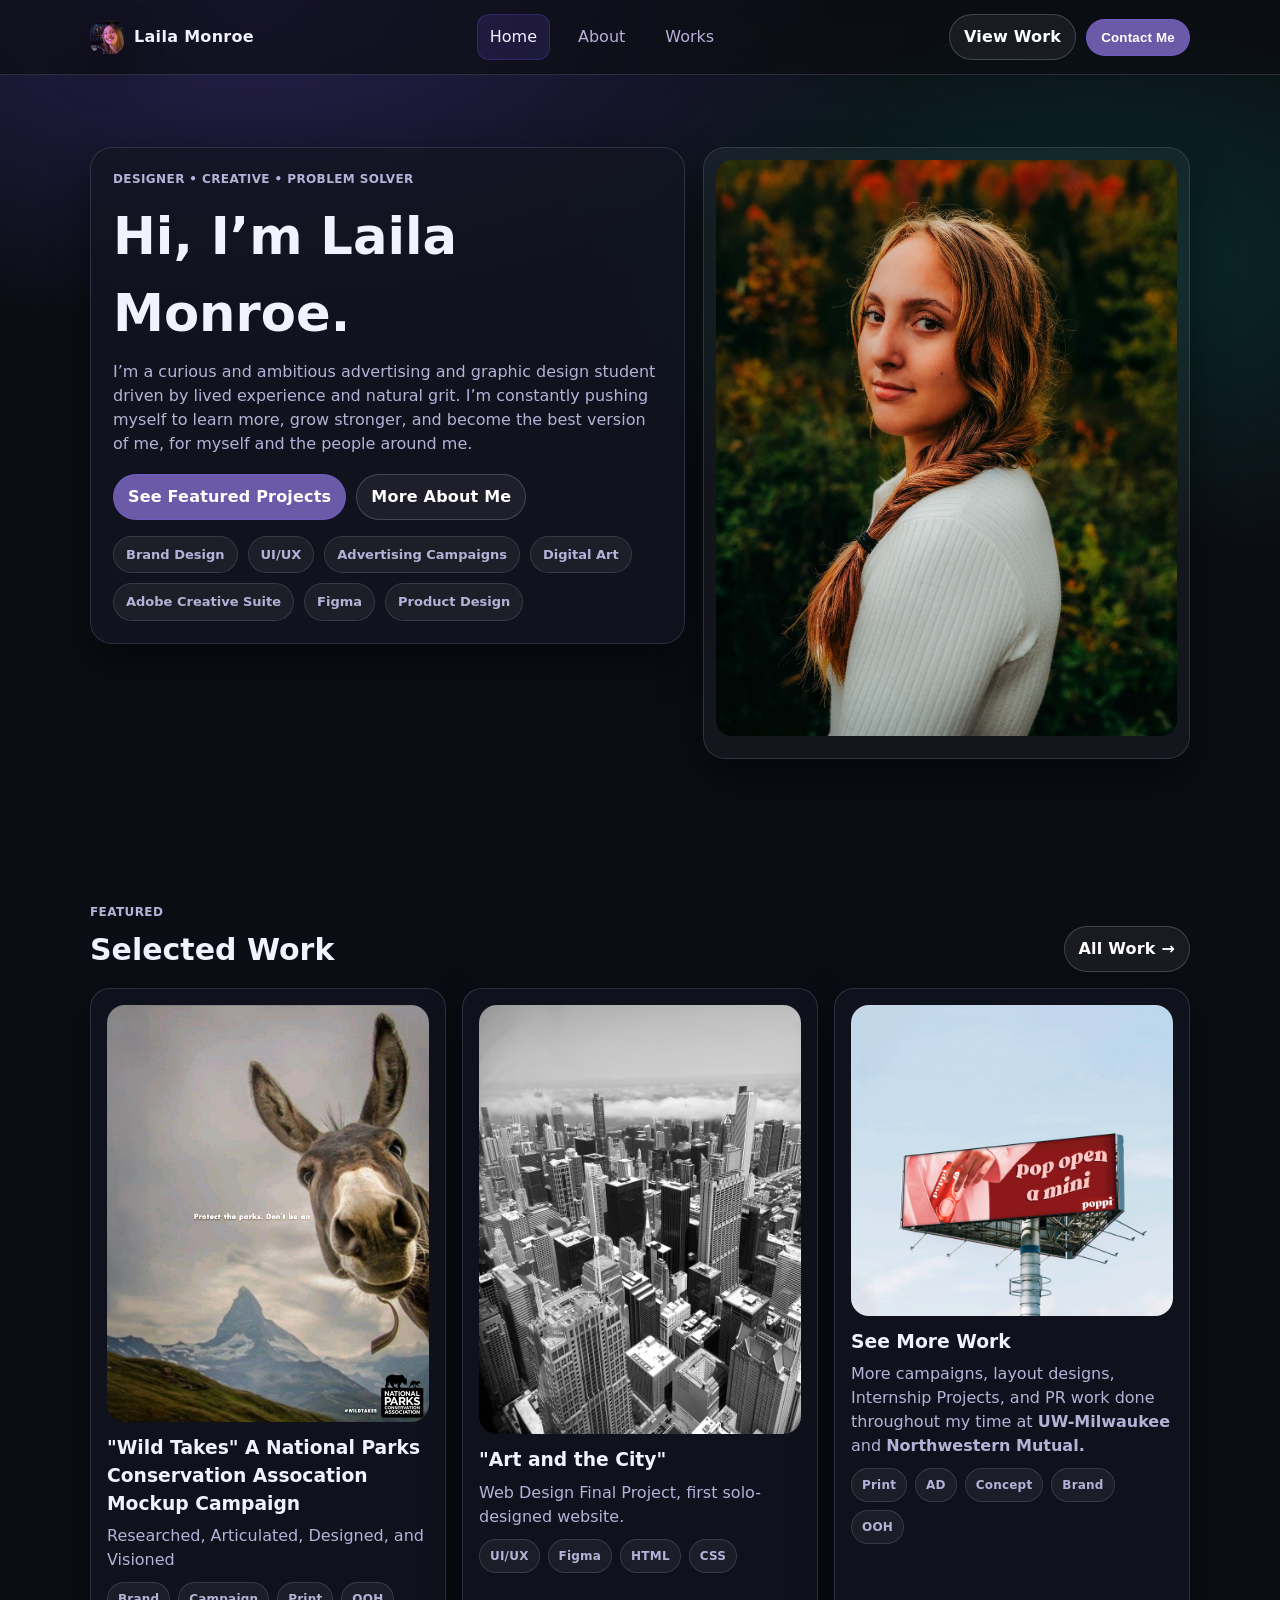
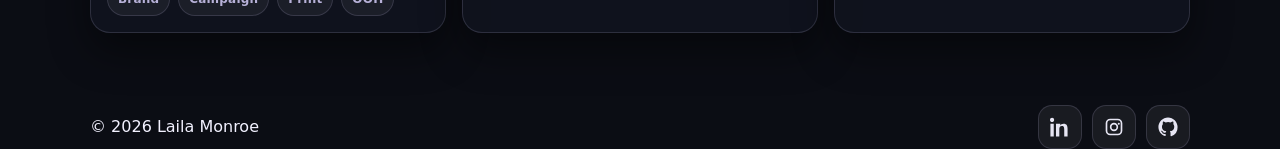
<file: index.html>
<!doctype html>
<html lang="en">
<head>
  <meta charset="utf-8" />
  <meta name="viewport" content="width=device-width,initial-scale=1" />
  <title>Laila Monroe — Portfolio</title>
  <link rel="stylesheet" href="assets/css/styles.css" />
</head>
<body>

<header class="header">
  <div class="container">
    <nav class="navbar">
      <a class="brand" href="index.html">
        <span class="brand-badge"></span>
        <span>Laila Monroe</span>
      </a>

      <div class="nav-links">
        <a data-nav href="index.html">Home</a>
        <a data-nav href="about.html">About</a>
        <a data-nav href="works.html">Works</a>
        
      </div>

      <div class="actions">
        <a class="btn" href="works.html">View Work</a>
        <button class="btn primary" data-open-contact>Contact Me</button>
      </div>
    </nav>
  </div>
</header>

<main>
  <section class="section">
    <div class="container hero">
      <div class="hero-card">
        <div class="kicker">Designer • Creative • Problem Solver</div>
        <h1>Hi, I’m Laila Monroe.</h1>
        <p class="lead">
     I’m a curious and ambitious advertising and graphic design student driven by lived experience and natural grit. I’m constantly pushing myself to learn more, grow stronger, and become the best version of me, for myself and the people around me.
        <div class="actions">
          <a class="btn primary" href="works.html">See Featured Projects</a>
          <a class="btn" href="about.html">More About Me</a>
        </div>
        <div class="pills">
          <span class="pill">Brand Design</span>
          <span class="pill">UI/UX</span>
          <span class="pill">Advertising Campaigns</span>
          <span class="pill">Digital Art</span>
          <span class="pill">Adobe Creative Suite</span>
          <span class="pill">Figma</span>
          <span class="pill">Product Design</span>
        </div>
      </div>

      <div class="hero-media">
        <img src="assets/img/about/12EDFD7E-B3FA-4A56-BC71-613D9333C29A (1).JPG" alt="Featured mockup preview" />
        <div class="small" style="margin-top:10px;">
          
        </div>
      </div>
    </div>
  </section>

  <section class="section">
    <div class="container">
      <div style="display:flex; align-items:end; justify-content:space-between; gap:16px; margin-bottom:16px;">
        <div>
          <div class="kicker">Featured</div>
          <h2 style="margin:6px 0 0;">Selected Work</h2>
        </div>
        <a class="btn" href="works.html">All Work →</a>
      </div>

      <div class="grid">
        <a class="card" href="projects/project-1.html">
          <img src="assets/img/project-1/npca-ad-2.png" alt="Project 1 preview" />
          <h3>"Wild Takes" A National Parks Conservation Assocation Mockup Campaign</h3>
          <p>Researched, Articulated, Designed, and Visioned</p>
          <div class="meta">
            <span class="tag">Brand</span><span class="tag">Campaign</span><span class="tag">Print</span><span class="tag">OOH</span>
          </div>
        </a>

        <a class="card" href="projects/project-2.html">
          <img src="assets/img/about/IMG_1219.jpeg" alt="Project 2 preview" />
          <h3>"Art and the City"</h3>
          <p>Web Design Final Project, first solo-designed website.</p>
          <div class="meta">
            <span class="tag">UI/UX</span><span class="tag">Figma</span><span class="tag">HTML</span><span class="tag">CSS</span>
          </div>
        </a>

        <a class="card" href="works.html">
          <img src="assets/img/project-3/poppi-billboard.png" alt="More work preview" />
          <h3>See More Work</h3>
          <p>More campaigns, layout designs, Internship Projects, and PR work done throughout my time at <b>UW-Milwaukee</b> and <b>Northwestern Mutual. </b></p>
          <div class="meta">
            <span class="tag">Print</span><span class="tag">AD</span><span class="tag">Concept</span><span class="tag">Brand</span><span class="tag">OOH</span>
          </div>
        </a>
      </div>
    </div>
  </section>
</main>

<footer class="footer-inner">
  <div class="container footer-inner">
    <div>© <span id="year"></span> Laila Monroe</div>

    <div class="social">
      <a class="social-link" href="https://www.linkedin.com/in/lailamonroe" target="_blank" rel="noopener" aria-label="LinkedIn">
        <svg viewBox="0 0 24 24" aria-hidden="true">
          <path d="M4.98 3.5C4.98 4.88 3.87 6 2.5 6S0 4.88 0 3.5 1.12 1 2.5 1s2.48 1.12 2.48 2.5ZM.5 23.5h4V7.98h-4V23.5ZM8.5 7.98h3.84v2.12h.05c.54-1.02 1.86-2.1 3.83-2.1 4.1 0 4.86 2.7 4.86 6.2v9.3h-4v-8.25c0-1.97-.04-4.5-2.74-4.5-2.74 0-3.16 2.14-3.16 4.36v8.39h-4V7.98Z"/>
        </svg>
      </a>

      <a class="social-link" href="https://www.instagram.com/artxxlai" target="_blank" rel="noopener" aria-label="Instagram">
        <svg viewBox="0 0 24 24" aria-hidden="true">
          <path d="M7.5 2h9A5.5 5.5 0 0 1 22 7.5v9A5.5 5.5 0 0 1 16.5 22h-9A5.5 5.5 0 0 1 2 16.5v-9A5.5 5.5 0 0 1 7.5 2Zm0 2A3.5 3.5 0 0 0 4 7.5v9A3.5 3.5 0 0 0 7.5 20h9a3.5 3.5 0 0 0 3.5-3.5v-9A3.5 3.5 0 0 0 16.5 4h-9ZM12 7a5 5 0 1 1 0 10 5 5 0 0 1 0-10Zm0 2a3 3 0 1 0 0 6 3 3 0 0 0 0-6Zm5.75-2.25a1.25 1.25 0 1 1 0 2.5 1.25 1.25 0 0 1 0-2.5Z"/>
        </svg>
      </a>

      <a class="social-link" href="https://github.com/lailamonroe" target="_blank" rel="noopener" aria-label="GitHub">
        <!-- GitHub icon -->
        <svg viewBox="0 0 24 24" aria-hidden="true">
          <path d="M12 .5C5.73.5.5 5.73.5 12c0 5.08 3.29 9.39 7.86 10.91.58.1.79-.25.79-.56v-2.02c-3.2.7-3.88-1.37-3.88-1.37-.53-1.35-1.29-1.71-1.29-1.71-1.06-.72.08-.71.08-.71 1.17.08 1.78 1.2 1.78 1.2 1.04 1.78 2.73 1.27 3.4.97.1-.75.41-1.27.74-1.56-2.55-.29-5.23-1.27-5.23-5.67 0-1.25.45-2.27 1.19-3.07-.12-.29-.52-1.46.11-3.05 0 0 .97-.31 3.18 1.17a11.07 11.07 0 0 1 5.79 0c2.2-1.48 3.18-1.17 3.18-1.17.63 1.59.23 2.76.11 3.05.74.8 1.19 1.82 1.19 3.07 0 4.41-2.69 5.38-5.25 5.66.42.36.8 1.08.8 2.18v3.24c0 .31.21.67.8.56A11.52 11.52 0 0 0 23.5 12C23.5 5.73 18.27.5 12 .5Z"/>
        </svg>
      </a>
    </div>
  </div>
</footer>

<!-- Contact Modal -->
<div class="modal-backdrop" data-modal-backdrop>
  <div class="modal" role="dialog" aria-modal="true" aria-label="Contact form">
    <div class="modal-header">
      <h2>Contact Me</h2>
      <button class="close-btn" data-close-contact>Close</button>
    </div>

    <form class="form" action="https://formspree.io/f/YOUR_FORM_ID" method="POST">
      <input class="input" name="name" placeholder="Your name" required />
      <input class="input" type="email" name="email" placeholder="Your email" required />
      <textarea class="input" name="message" placeholder="What do you want to make together?" required></textarea>
      <button class="btn primary" type="submit">Send</button>
      <div class="small">Under Construction... Will work soon.</div>
    </form>
  </div>
</div>

<script src="assets/js/main.js"></script>
<script>
  document.getElementById("year").textContent = new Date().getFullYear();
</script>
</body>
</html>
</file>
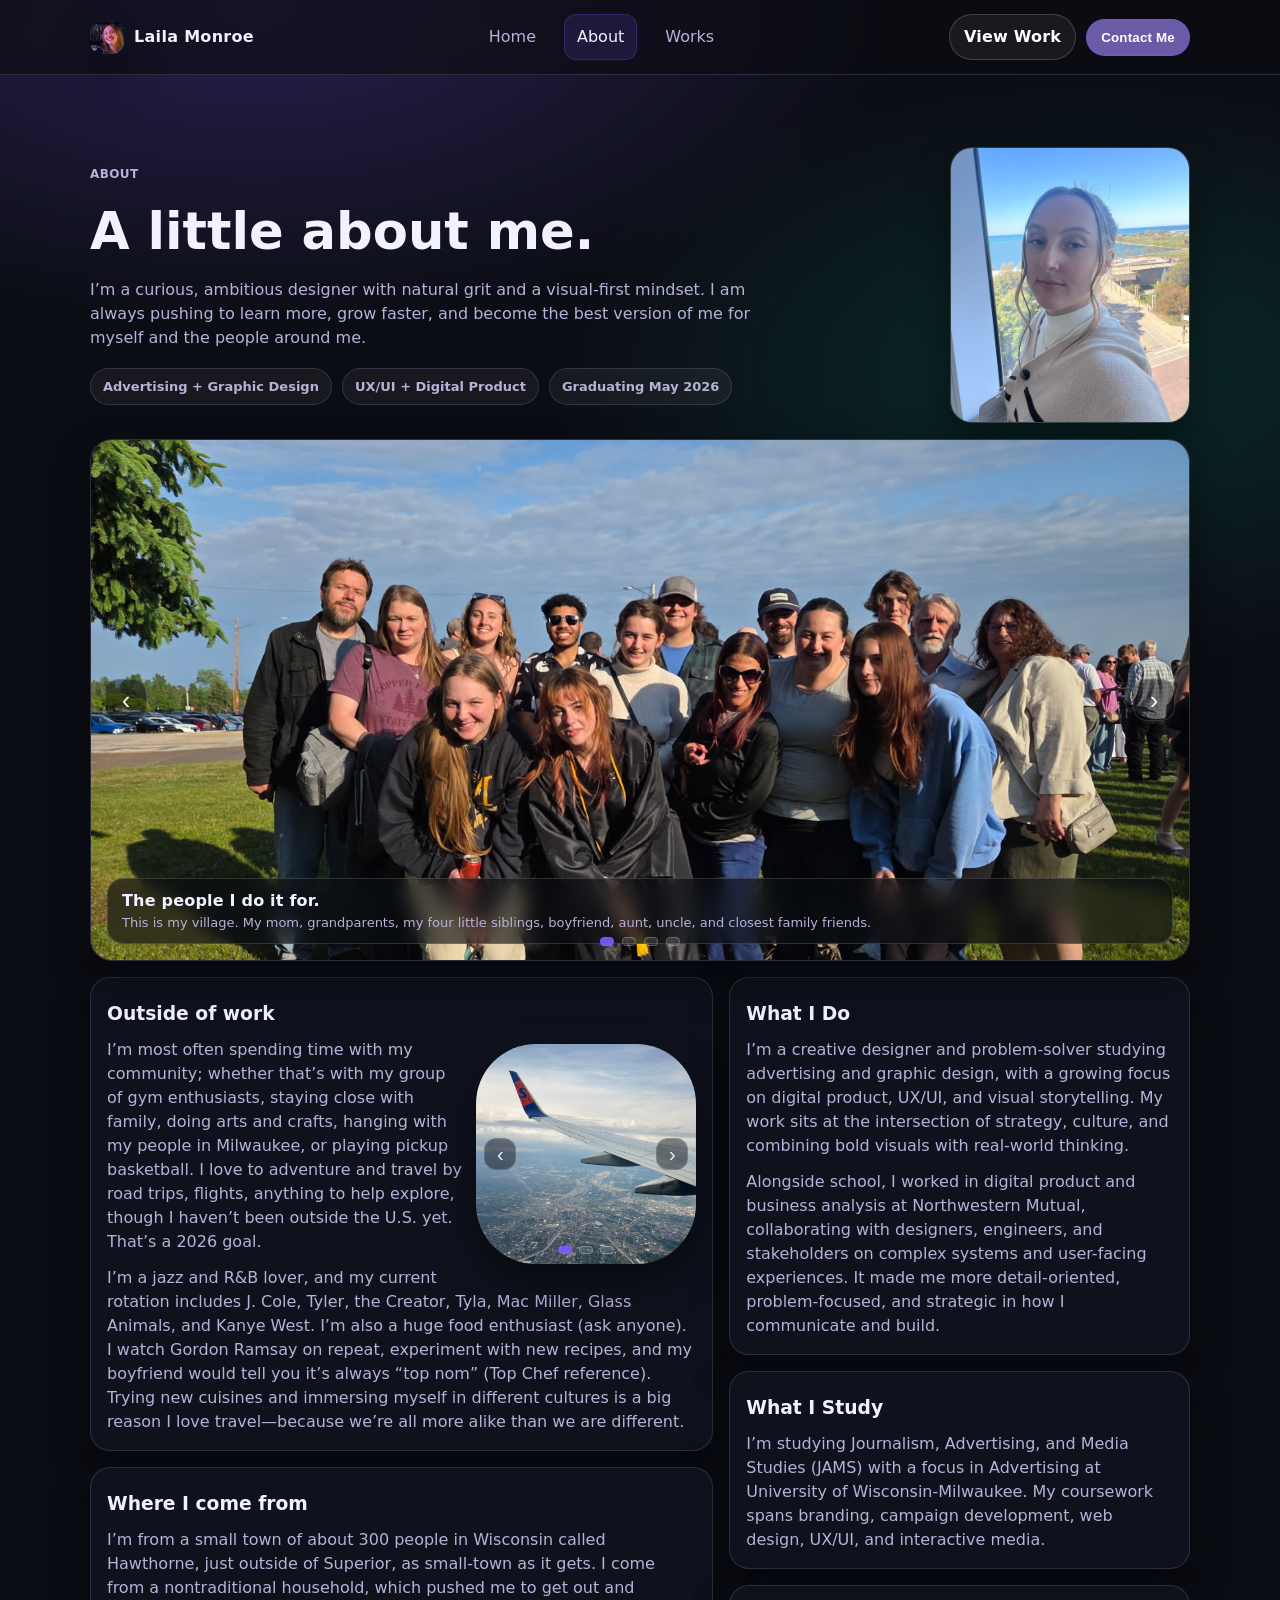
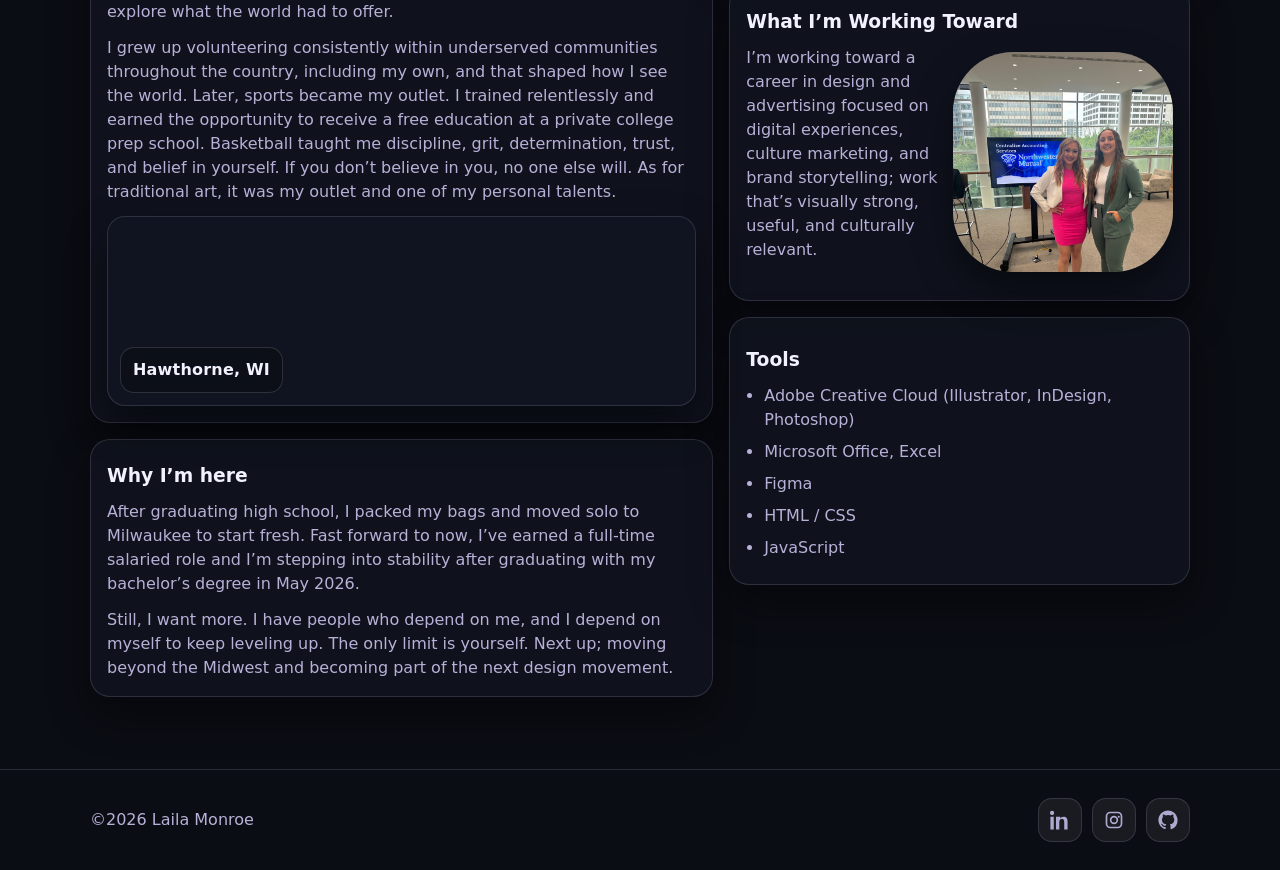
<file: about.html>
<!doctype html>
<html lang="en">
<head>
  <meta charset="utf-8" />
  <meta name="viewport" content="width=device-width,initial-scale=1" />
  <title>About — Laila Monroe</title>
  <link rel="stylesheet" href="assets/css/styles.css" />
</head>
<body>

<header class="header">
  <div class="container">
    <nav class="navbar">
      <a class="brand" href="index.html"><span class="brand-badge"></span><span>Laila Monroe</span></a>

      <div class="nav-links">
        <a data-nav href="index.html">Home</a>
        <a data-nav class="active" href="about.html">About</a>
        <a data-nav href="works.html">Works</a>
        
      </div>

      <div class="actions">
        <a class="btn" href="works.html">View Work</a>
        <button class="btn primary" data-open-contact>Contact Me</button>
      </div>
    </nav>
  </div>
</header>

<main>
  <section class="section">
    <div class="container">

      <!-- HEADER -->
      <div class="about-header">
        <div class="hero-text">
          <div class="kicker">About</div>
          <h1 style="margin-top:10px;">A little about me.</h1>

          <p class="lead">
            I’m a curious, ambitious designer with natural grit and a visual-first mindset. I am always pushing to
            learn more, grow faster, and become the best version of me for myself and the people around me.
          </p>

          <div class="pills">
            <span class="pill">Advertising + Graphic Design</span>
            <span class="pill">UX/UI + Digital Product</span>
            <span class="pill">Graduating May 2026</span>
          </div>
        </div>

        <div class="about-photo">
          <img src="assets/img/about/IMG_3923.jpeg" alt="Portrait of Laila Monroe" />
        </div>
      </div>

      <!-- LIFE HERO SLIDESHOW  -->
      <section class="life-hero" aria-label="Life highlights">
        <div class="life-hero-slider" data-life-slider>

          <figure class="life-slide active">
            <img src="assets/img/about/image000001.JPG" alt="Life moment" />
            <figcaption class="life-caption">
              <div class="life-title">The people I do it for.</div>
              <div class="life-sub">This is my village. My mom, grandparents, my four little siblings, boyfriend, aunt, uncle, and closest family friends.</div>
            </figcaption>
          </figure>

          <figure class="life-slide">
            <img src="assets/img/about/IMG_5116.jpg" alt="Life moment" />
            <figcaption class="life-caption">
              <div class="life-title">Rise Above Suicide Awareness "Night at the Races" Annual Fundraiser</div>
              <div class="life-sub">One of the most important non-profits I have volunteered with. Picture, me and my brother presenting the winner with a trophy under our fathers name. </div>
            </figcaption>
          </figure>

          <figure class="life-slide">
            <img src="assets/img/about/908150698092240836.JPG" alt="Life moment" />
            <figcaption class="life-caption">
              <div class="life-title">My People</div>
              <div class="life-sub">My four little siblings and boyfriend. These are the people I love most, they are the people I want to inspire and show anything is possible. </div>
            </figcaption>
          </figure>

          <figure class="life-slide">
            <img src="assets/img/about/IMG_0421.jpg" alt="Life moment" />
            <figcaption class="life-caption">
              <div class="life-title">Basketball and Life Lessons</div>
              <div class="life-sub">My favorite sport ever. Arguably my favorite hobby. The people and sport taught me important life lessons, and I wouldn't be who I am without my mentors and coach, CJ, to guide me into a fearless woman.</div>
            </figcaption>
          </figure>

          <button class="life-arrow prev" type="button" data-life-prev aria-label="Previous photo">‹</button>
          <button class="life-arrow next" type="button" data-life-next aria-label="Next photo">›</button>

          <div class="life-dots" data-life-dots aria-label="Slideshow navigation"></div>
        </div>
      </section>

      <!-- BODY -->
      <div class="about-layout" style="margin-top:16px;">

        <div class="stack">

          <article class="card card--prose">
            <h3>Outside of work</h3>

            <!-- MINI SLIDER -->
            <div class="mini-slider mini-slider--float" data-mini-slider>
              <div class="mini-track">
                <figure class="mini-slide active">
                  <img src="assets/img/about/IMG_9414.jpeg" alt="Life moment" />
                </figure>

                <figure class="mini-slide">
                  <img src="assets/img/about/IMG_7726.JPG" alt="Life moment" />
                </figure>

                <figure class="mini-slide">
                  <img src="assets/img/about/IMG_7937.jpeg" alt="Life moment" />
                </figure>

              </div>

              <button class="mini-arrow prev" type="button" aria-label="Previous" data-mini-prev>‹</button>
              <button class="mini-arrow next" type="button" aria-label="Next" data-mini-next>›</button>

              <div class="mini-dots" data-mini-dots aria-label="Mini slideshow navigation"></div>
            </div>

            <p>
              I’m most often spending time with my community; whether that’s with my group of gym enthusiasts, staying
              close with family, doing arts and crafts, hanging with my people in Milwaukee, or playing pickup basketball.
              I love to adventure and travel by road trips, flights, anything to help explore, though I haven’t been outside the U.S. yet.
              That’s a 2026 goal.
            </p>
            <p>
              I’m a jazz and R&B lover, and my current rotation includes J. Cole, Tyler, the Creator, Tyla, Mac Miller,
              Glass Animals, and Kanye West. I’m also a huge food enthusiast (ask anyone). I watch Gordon Ramsay on repeat,
              experiment with new recipes, and my boyfriend would tell you it’s always “top nom” (Top Chef reference).
              Trying new cuisines and immersing myself in different cultures is a big reason I love travel—because we’re
              all more alike than we are different.
            </p>
          </article>

          <article class="card card--prose">
            <h3>Where I come from</h3>
                  
            <p>
              I’m from a small town of about 300 people in Wisconsin called Hawthorne, just outside of Superior, as small-town
              as it gets. I come from a nontraditional household, which pushed me to get out and explore what the world
              had to offer.
            </p>

            <p>
              I grew up volunteering consistently within underserved communities throughout the country, including my own, and that shaped how
              I see the world. Later, sports became my outlet. I trained relentlessly and earned the opportunity to receive
              a free education at a private college prep school. Basketball taught me discipline, grit, determination,
              trust, and belief in yourself. If you don’t believe in you, no one else will. As for traditional art, it was my outlet and one of my personal talents.
            </p>
            <div class="map-card" aria-label="Map showing Superior, Wisconsin">
                    <iframe
                      class="map-iframe"
                      title="Hawthorne, WI"
                      loading="lazy"
                      referrerpolicy="no-referrer-when-downgrade"
                      src="https://www.google.com/maps?q=Hawthorne%2C%20WI&z=5&output=embed">
                    </iframe>

                    <div class="map-label">Hawthorne, WI</div>
                  </div>
          </article>

          <article class="card card--prose">
            <h3>Why I’m here</h3>
            <p>
              After graduating high school, I packed my bags and moved solo to Milwaukee to start fresh. Fast forward to now,
              I’ve earned a full-time salaried role and I’m stepping into stability after graduating with my bachelor’s
              degree in May 2026.
            </p>
            <p>
              Still, I want more. I have people who depend on me, and I depend on myself to keep leveling up. The only limit
              is yourself. Next up; moving beyond the Midwest and becoming part of the next design movement.
            </p>
          </article>

        </div>

        <aside class="stack about-side">

          <div class="card card--prose">
            <h3>What I Do</h3>
            
            <p>
              I’m a creative designer and problem-solver studying advertising and graphic design, with a growing focus on
              digital product, UX/UI, and visual storytelling. My work sits at the intersection of strategy, culture, and
              combining bold visuals with real-world thinking.
            </p>
            <p>
              Alongside school, I worked in digital product and business analysis at Northwestern Mutual, collaborating with
              designers, engineers, and stakeholders on complex systems and user-facing experiences. It made me more
              detail-oriented, problem-focused, and strategic in how I communicate and build.
            </p>
          </div>

          <div class="card card--prose">
            <h3>What I Study</h3>
            <p>
              I’m studying Journalism, Advertising, and Media Studies (JAMS) with a focus in Advertising at University of Wisconsin-Milwaukee.
              My coursework spans branding, campaign development, web design, UX/UI, and interactive media.
            </p>
          </div>

          <div class="card card--prose">
            <h3>What I’m Working Toward</h3>
            

                <div class="mini-slider mini-slider--float" data-mini-slider>
              <div class="mini-track">
                <figure class="mini-slide active">
                  <img src="assets/img/about/IMG_2665.JPEG" alt="Life moment" />
                </figure>

              </div>

              

              <div class="mini-dots" data-mini-dots aria-label="Mini slideshow navigation"></div>
            </div>
            <p>
              I’m working toward a career in design and advertising focused on digital experiences, culture marketing, and
              brand storytelling; work that’s visually strong, useful, and culturally relevant.
            </p>
          </div>

          <div class="card">
            <h3>Tools</h3>
            <ul class="tool-list">
              <li>Adobe Creative Cloud (Illustrator, InDesign, Photoshop)</li>
              <li>Microsoft Office, Excel</li>
              <li>Figma</li>
              <li>HTML / CSS</li>
              <li>JavaScript</li>
            </ul>
          </div>

        </aside>
      </div>

    </div>
  </section>
</main>

<footer class="footer">
  <div class="container footer-inner">
    <div>©<span id="year"></span> Laila Monroe</div>

    <div class="social">
      <a class="social-link" href="https://www.linkedin.com/in/lailamonroe" target="_blank" rel="noopener" aria-label="LinkedIn">
        <svg viewBox="0 0 24 24" aria-hidden="true">
          <path d="M4.98 3.5C4.98 4.88 3.87 6 2.5 6S0 4.88 0 3.5 1.12 1 2.5 1s2.48 1.12 2.48 2.5ZM.5 23.5h4V7.98h-4V23.5ZM8.5 7.98h3.84v2.12h.05c.54-1.02 1.86-2.1 3.83-2.1 4.1 0 4.86 2.7 4.86 6.2v9.3h-4v-8.25c0-1.97-.04-4.5-2.74-4.5-2.74 0-3.16 2.14-3.16 4.36v8.39h-4V7.98Z"/>
        </svg>
      </a>

      <a class="social-link" href="https://www.instagram.com/artxxlai" target="_blank" rel="noopener" aria-label="Instagram">
        <svg viewBox="0 0 24 24" aria-hidden="true">
          <path d="M7.5 2h9A5.5 5.5 0 0 1 22 7.5v9A5.5 5.5 0 0 1 16.5 22h-9A5.5 5.5 0 0 1 2 16.5v-9A5.5 5.5 0 0 1 7.5 2Zm0 2A3.5 3.5 0 0 0 4 7.5v9A3.5 3.5 0 0 0 7.5 20h9a3.5 3.5 0 0 0 3.5-3.5v-9A3.5 3.5 0 0 0 16.5 4h-9ZM12 7a5 5 0 1 1 0 10 5 5 0 0 1 0-10Zm0 2a3 3 0 1 0 0 6 3 3 0 0 0 0-6Zm5.75-2.25a1.25 1.25 0 1 1 0 2.5 1.25 1.25 0 0 1 0-2.5Z"/>
        </svg>
      </a>

      <a class="social-link" href="https://github.com/lailamonroe" target="_blank" rel="noopener" aria-label="GitHub">
        
        <svg viewBox="0 0 24 24" aria-hidden="true">
          <path d="M12 .5C5.73.5.5 5.73.5 12c0 5.08 3.29 9.39 7.86 10.91.58.1.79-.25.79-.56v-2.02c-3.2.7-3.88-1.37-3.88-1.37-.53-1.35-1.29-1.71-1.29-1.71-1.06-.72.08-.71.08-.71 1.17.08 1.78 1.2 1.78 1.2 1.04 1.78 2.73 1.27 3.4.97.1-.75.41-1.27.74-1.56-2.55-.29-5.23-1.27-5.23-5.67 0-1.25.45-2.27 1.19-3.07-.12-.29-.52-1.46.11-3.05 0 0 .97-.31 3.18 1.17a11.07 11.07 0 0 1 5.79 0c2.2-1.48 3.18-1.17 3.18-1.17.63 1.59.23 2.76.11 3.05.74.8 1.19 1.82 1.19 3.07 0 4.41-2.69 5.38-5.25 5.66.42.36.8 1.08.8 2.18v3.24c0 .31.21.67.8.56A11.52 11.52 0 0 0 23.5 12C23.5 5.73 18.27.5 12 .5Z"/>
        </svg>
      </a>
    </div>
  </div>
</footer>

<!-- Contact Modal -->
<div class="modal-backdrop" data-modal-backdrop>
  <div class="modal" role="dialog" aria-modal="true" aria-label="Contact form">
    <div class="modal-header">
      <h2>Contact Me</h2>
      <button class="close-btn" data-close-contact>Close</button>
    </div>

    <form class="form" action="https://formspree.io/f/YOUR_FORM_ID" method="POST">
      <input class="input" name="name" placeholder="Your name" required />
      <input class="input" type="email" name="email" placeholder="Your email" required />
      <textarea class="input" name="message" placeholder="What do you want to make together?" required></textarea>
      <button class="btn primary" type="submit">Send</button>
      <div class="small">Under Construction... Will work soon.</div>
    </form>
  </div>
</div>

<script src="assets/js/main.js"></script>
<script>
  document.getElementById("year").textContent = new Date().getFullYear();
</script>
<!-- Life hero slider JS -->
<script>
  (function(){
    const slides = Array.from(document.querySelectorAll('.life-slide'));
    const prevBtn = document.querySelector('[data-life-prev]');
    const nextBtn = document.querySelector('[data-life-next]');
    const dotsWrap = document.querySelector('[data-life-dots]');
    const slider = document.querySelector('[data-life-slider]');

    let index = 0;
    let timer = null;
    const SPEED = 8000; // ✅ change this to 6000, 8000, 10000, etc.

    function show(i){
      if (!slides.length) return;

      slides[index].classList.remove('active');
      if (dotsWrap && dotsWrap.children[index]) dotsWrap.children[index].classList.remove('active');

      index = (i + slides.length) % slides.length;

      slides[index].classList.add('active');
      if (dotsWrap && dotsWrap.children[index]) dotsWrap.children[index].classList.add('active');
    }

    function start(){
      stop();
      if (slides.length <= 1) return;
      timer = setInterval(() => show(index + 1), SPEED);
    }

    function stop(){
      if (timer) clearInterval(timer);
      timer = null;
    }

    if (dotsWrap && slides.length){
      dotsWrap.innerHTML = '';
      slides.forEach((_, i) => {
        const b = document.createElement('button');
        b.type = 'button';
        b.className = 'life-dot' + (i === 0 ? ' active' : '');
        b.setAttribute('aria-label', `Go to slide ${i + 1}`);
        b.addEventListener('click', () => { show(i); start(); });
        dotsWrap.appendChild(b);
      });
    }

    if (prevBtn) prevBtn.addEventListener('click', () => { show(index - 1); start(); });
    if (nextBtn) nextBtn.addEventListener('click', () => { show(index + 1); start(); });

    if (slider){
      slider.addEventListener('mouseenter', stop);   // ✅ pauses on hover
      slider.addEventListener('mouseleave', start);  // ✅ resumes after hover
    }

    if (slides.length){
      slides[0].classList.add('active');
      start();
    }
  })();
</script>


<!-- Mini slider JS -->
<script>
  (function(){
    const root = document.querySelector('[data-mini-slider]');
    if (!root) return;

    const slides = Array.from(root.querySelectorAll('.mini-slide'));
    const prev = root.querySelector('[data-mini-prev]');
    const next = root.querySelector('[data-mini-next]');
    const dotsWrap = root.querySelector('[data-mini-dots]');
    let idx = 0;

    function show(i){
      if (!slides.length) return;

      slides[idx].classList.remove('active');
      if (dotsWrap && dotsWrap.children[idx]) dotsWrap.children[idx].classList.remove('active');

      idx = (i + slides.length) % slides.length;

      slides[idx].classList.add('active');
      if (dotsWrap && dotsWrap.children[idx]) dotsWrap.children[idx].classList.add('active');
    }

    if (dotsWrap && slides.length){
      dotsWrap.innerHTML = '';
      slides.forEach((_, i) => {
        const b = document.createElement('button');
        b.type = 'button';
        b.className = 'mini-dot' + (i === 0 ? ' active' : '');
        b.setAttribute('aria-label', `Go to mini slide ${i + 1}`);
        b.addEventListener('click', () => show(i));
        dotsWrap.appendChild(b);
      });
    }

    slides[0]?.classList.add('active');
    prev?.addEventListener('click', () => show(idx - 1));
    next?.addEventListener('click', () => show(idx + 1));
  })();
</script>

</body>
</html>
</file>
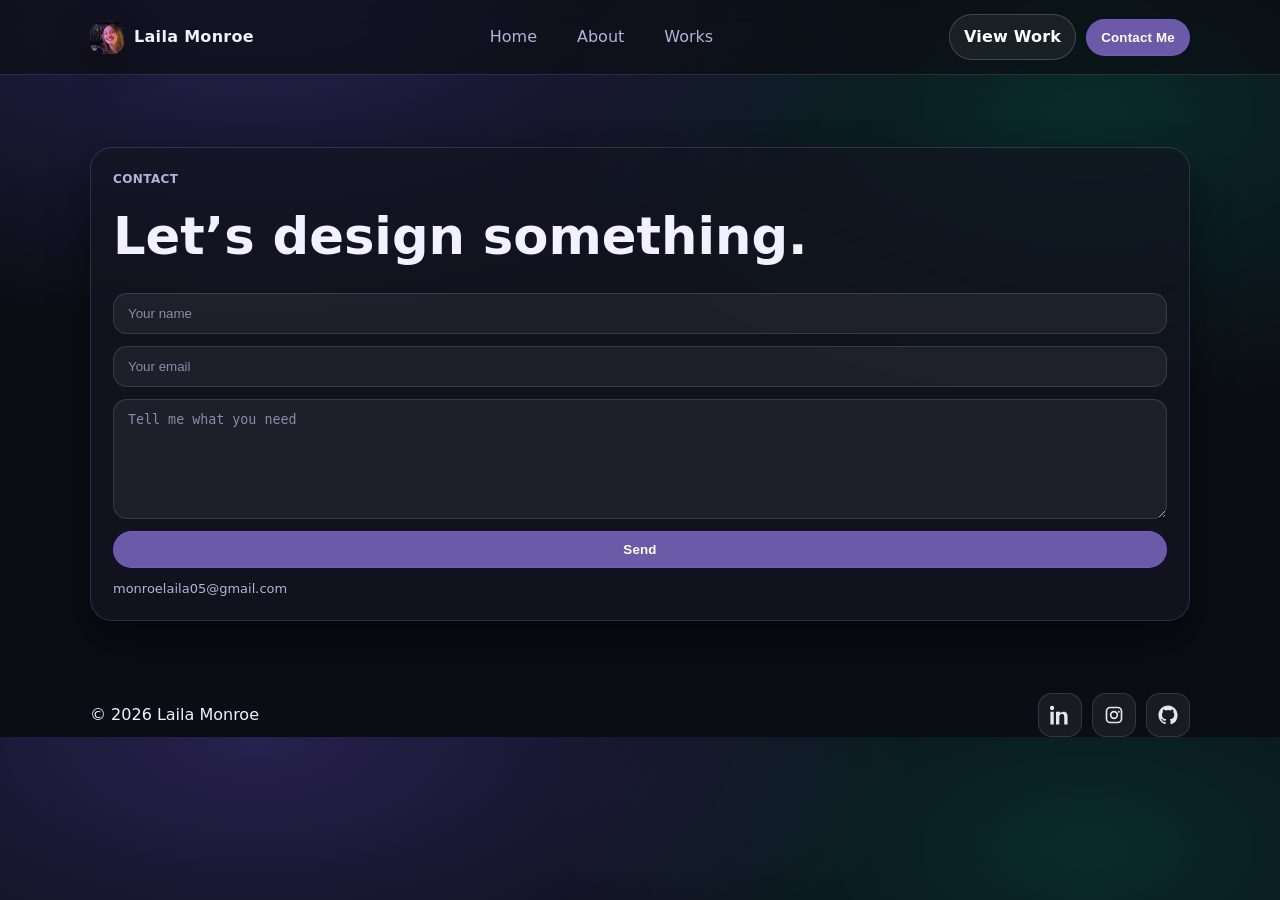
<file: contact.html>
<!doctype html>
<html lang="en">
<head>
  <meta charset="utf-8" />
  <meta name="viewport" content="width=device-width,initial-scale=1" />
  <title>Contact — Laila Monroe</title>
  <link rel="stylesheet" href="assets/css/styles.css" />
</head>
<body>

<header class="header">
  <div class="container">
    <nav class="navbar">
      <a class="brand" href="index.html"><span class="brand-badge"></span><span>Laila Monroe</span></a>
      <div class="nav-links">
        <a data-nav href="index.html">Home</a>
        <a data-nav href="about.html">About</a>
        <a data-nav href="works.html">Works</a>
        
      </div>
      <div class="actions">
        <a class="btn" href="works.html">View Work</a>
        <button class="btn primary" data-open-contact>Contact Me</button>
      </div>
    </nav>
  </div>
</header>

<main>
  <section class="section">
    <div class="container">
      <div class="hero-card">
        <div class="kicker">Contact</div>
        <h1 style="margin-top:10px;">Let’s design something.</h1>
        <p class="lead">

        </p>

        <form class="form" action="https://formspree.io/f/YOUR_FORM_ID" method="POST">
          <input class="input" name="name" placeholder="Your name" required />
          <input class="input" type="email" name="email" placeholder="Your email" required />
          <textarea class="input" name="message" placeholder="Tell me what you need" required></textarea>
          <button class="btn primary" type="submit">Send</button>
          <div class="small">monroelaila05@gmail.com</div>
        </form>
      </div>
    </div>
  </section>
</main>

<footer class="footer-inner">
  <div class="container footer-inner">
    <div>© <span id="year"></span> Laila Monroe</div>

    <div class="social">
      <a class="social-link" href="https://www.linkedin.com/in/lailamonroe" target="_blank" rel="noopener" aria-label="LinkedIn">
        <!-- LinkedIn icon -->
        <svg viewBox="0 0 24 24" aria-hidden="true">
          <path d="M4.98 3.5C4.98 4.88 3.87 6 2.5 6S0 4.88 0 3.5 1.12 1 2.5 1s2.48 1.12 2.48 2.5ZM.5 23.5h4V7.98h-4V23.5ZM8.5 7.98h3.84v2.12h.05c.54-1.02 1.86-2.1 3.83-2.1 4.1 0 4.86 2.7 4.86 6.2v9.3h-4v-8.25c0-1.97-.04-4.5-2.74-4.5-2.74 0-3.16 2.14-3.16 4.36v8.39h-4V7.98Z"/>
        </svg>
      </a>

      <a class="social-link" href="https://www.instagram.com/artxxlai" target="_blank" rel="noopener" aria-label="Instagram">
        <!-- Instagram icon -->
        <svg viewBox="0 0 24 24" aria-hidden="true">
          <path d="M7.5 2h9A5.5 5.5 0 0 1 22 7.5v9A5.5 5.5 0 0 1 16.5 22h-9A5.5 5.5 0 0 1 2 16.5v-9A5.5 5.5 0 0 1 7.5 2Zm0 2A3.5 3.5 0 0 0 4 7.5v9A3.5 3.5 0 0 0 7.5 20h9a3.5 3.5 0 0 0 3.5-3.5v-9A3.5 3.5 0 0 0 16.5 4h-9ZM12 7a5 5 0 1 1 0 10 5 5 0 0 1 0-10Zm0 2a3 3 0 1 0 0 6 3 3 0 0 0 0-6Zm5.75-2.25a1.25 1.25 0 1 1 0 2.5 1.25 1.25 0 0 1 0-2.5Z"/>
        </svg>
      </a>

      <a class="social-link" href="https://github.com/lailamonroe" target="_blank" rel="noopener" aria-label="GitHub">
        <!-- GitHub icon -->
        <svg viewBox="0 0 24 24" aria-hidden="true">
          <path d="M12 .5C5.73.5.5 5.73.5 12c0 5.08 3.29 9.39 7.86 10.91.58.1.79-.25.79-.56v-2.02c-3.2.7-3.88-1.37-3.88-1.37-.53-1.35-1.29-1.71-1.29-1.71-1.06-.72.08-.71.08-.71 1.17.08 1.78 1.2 1.78 1.2 1.04 1.78 2.73 1.27 3.4.97.1-.75.41-1.27.74-1.56-2.55-.29-5.23-1.27-5.23-5.67 0-1.25.45-2.27 1.19-3.07-.12-.29-.52-1.46.11-3.05 0 0 .97-.31 3.18 1.17a11.07 11.07 0 0 1 5.79 0c2.2-1.48 3.18-1.17 3.18-1.17.63 1.59.23 2.76.11 3.05.74.8 1.19 1.82 1.19 3.07 0 4.41-2.69 5.38-5.25 5.66.42.36.8 1.08.8 2.18v3.24c0 .31.21.67.8.56A11.52 11.52 0 0 0 23.5 12C23.5 5.73 18.27.5 12 .5Z"/>
        </svg>
      </a>
    </div>
  </div>
</footer>

<div class="modal-backdrop" data-modal-backdrop>
  <div class="modal" role="dialog" aria-modal="true" aria-label="Contact form">
    <div class="modal-header">
      <h2>Contact Me</h2>
      <button class="close-btn" data-close-contact>Close</button>
    </div>
    <form class="form" action="https://formspree.io/f/YOUR_FORM_ID" method="POST">
      <input class="input" name="name" placeholder="Your name" required />
      <input class="input" type="email" name="email" placeholder="Your email" required />
      <textarea class="input" name="message" placeholder="What do you want to make together?" required></textarea>
      <button class="btn primary" type="submit">Send</button>
      <div class="small">Under Construction... Will work soon.</div>
    </form>
  </div>
</div>

<script src="assets/js/main.js"></script>
<script>document.getElementById("year").textContent = new Date().getFullYear();</script>
</body>
</html>
</file>
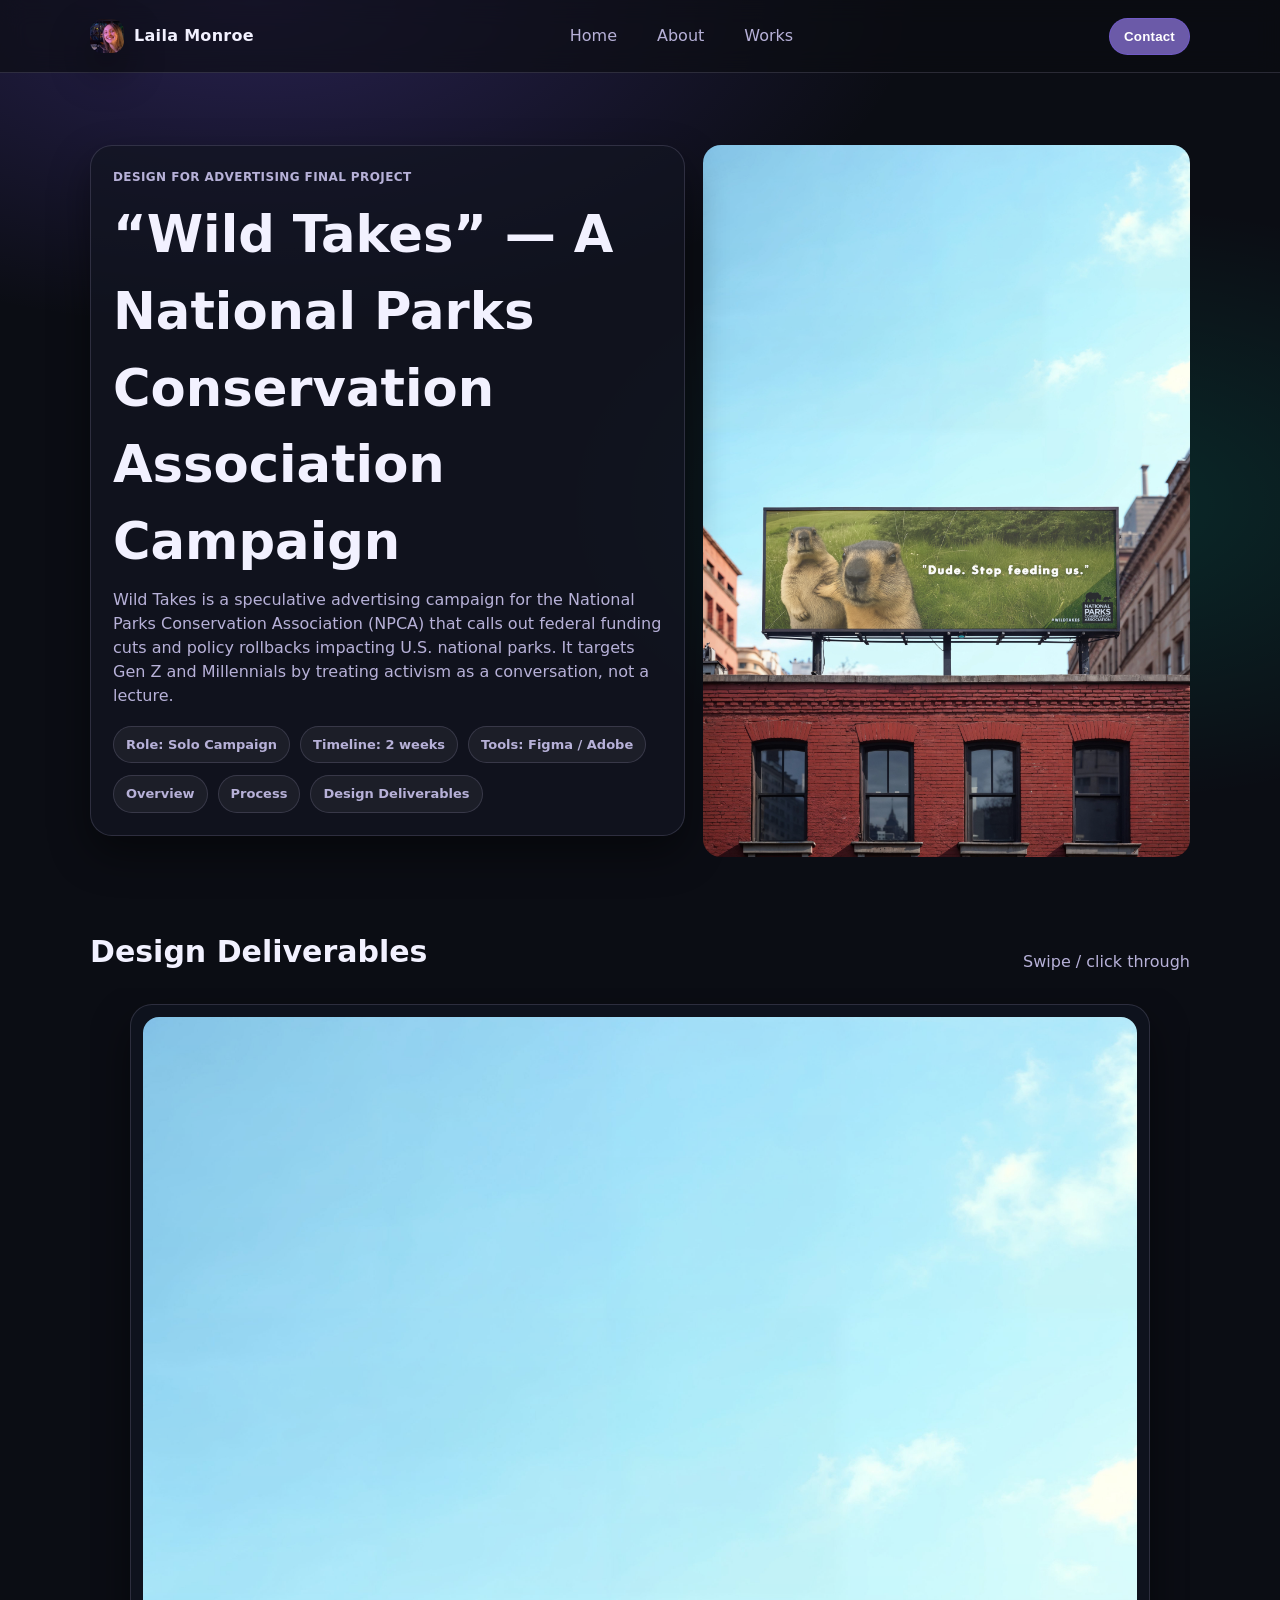
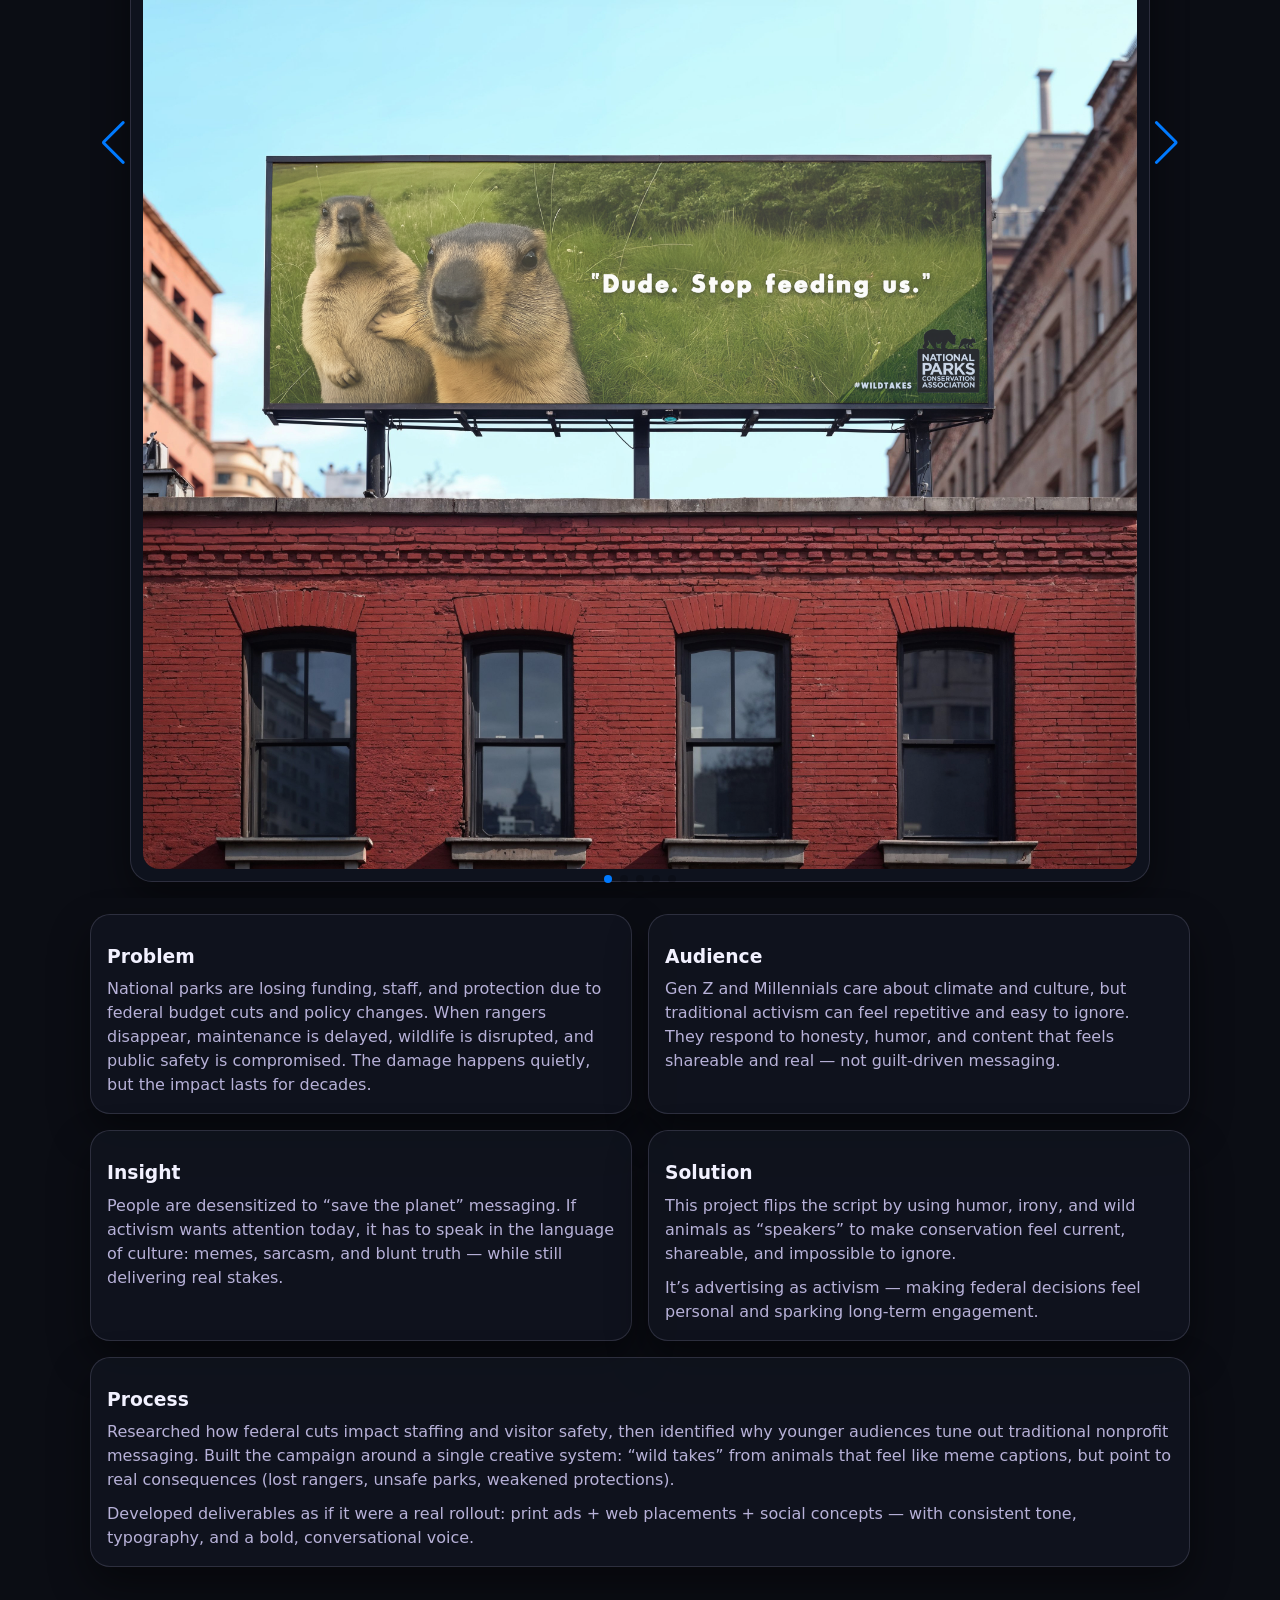
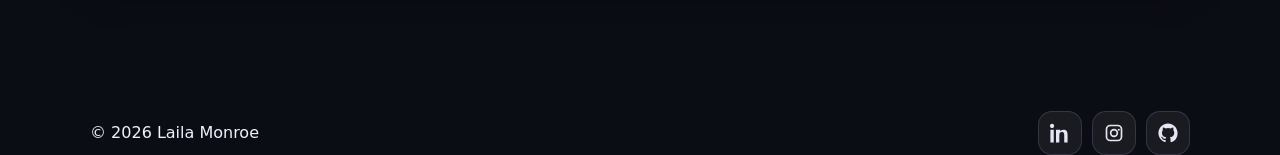
<file: project-1.html>
<!doctype html>
<html lang="en">
<head>
  <meta charset="utf-8" />
  <meta name="viewport" content="width=device-width,initial-scale=1" />
  <title>Project 1 — Wild Takes</title>

  <!-- Swiper (Slider) CSS -->
  <link rel="stylesheet" href="https://cdn.jsdelivr.net/npm/swiper@11/swiper-bundle.min.css">

  <link rel="stylesheet" href="../assets/css/styles.css" />
</head>

<body>

<header class="header">
  <div class="container navbar">
    <a class="brand" href="../index.html">
      <span class="brand-badge" aria-hidden="true"></span>
      <span>Laila Monroe</span>
    </a>

    <div class="nav-links">
        <a data-nav href="index.html">Home</a>
        <a data-nav href="about.html">About</a>
        <a data-nav href="works.html">Works</a>
        
      </div>

    <div class="actions">
      <button class="btn primary" data-open-contact>Contact</button>
    </div>
  </div>
</header>

<main class="container section">

  <!-- HERO / INTRO -->
  <section class="hero">
    <div class="hero-card">
      <div class="kicker">Design for Advertising Final Project</div>
      <h1 style="margin-top:10px;">“Wild Takes” — A National Parks Conservation Association Campaign</h1>

      <p class="lead">
        Wild Takes is a speculative advertising campaign for the National Parks Conservation Association (NPCA) that calls out
        federal funding cuts and policy rollbacks impacting U.S. national parks. It targets Gen Z and Millennials by treating
        activism as a conversation, not a lecture.
      </p>

      <div class="pills">
        <span class="pill">Role: Solo Campaign</span>
        <span class="pill">Timeline: 2 weeks</span>
        <span class="pill">Tools: Figma / Adobe</span>
      </div>

      <!-- Quick navigation so your info never "disappears" -->
      <div class="pills pills-links" style="margin-top:12px;">
        <a class="pill" href="#overview">Overview</a>
        <a class="pill" href="#process">Process</a>
        <a class="pill" href="#printads">Design Deliverables</a>
      </div>
    </div>

    <!-- Optional right-side media spot (keep if you want) -->
    <div>
    
      <img src="../assets/img/project-1/11631690.png" alt="Project hero mockup"> 
    </div>

  </section>
<!-- PRINT ADS SLIDER (IMAGES ONLY — NO CELL FILL) -->
  <div id="printads"></div>

  <section class="section">
    <div class="sectionTitle">
      <h2>Design Deliverables</h2>
      <p>Swipe / click through</p>
    </div>

    <div class="swiper magazineSwiper" aria-label="Print ads slider">
      <div class="swiper-wrapper">

        <div class="swiper-slide">
          <figure class="mag-slide">
            <img src="../assets/img/project-1/11631690.png" alt="Wild Takes print ad 1" />
          </figure>
        </div>

        <div class="swiper-slide">
          <figure class="mag-slide">
            <img src="../assets/img/project-1/laptop.png" alt="Wild Takes print ad 2" />
          </figure>
        </div>

        <div class="swiper-slide">
          <figure class="mag-slide">
            <img src="../assets/img/project-1/npca-ad-2.png" alt="Wild Takes print ad 3" />
          </figure>
        </div>

        <div class="swiper-slide">
          <figure class="mag-slide">
            <img src="../assets/img/project-1/NPCA-ad-1.png" alt="Wild Takes print ad 4" />
          </figure>
        </div>

        <div class="swiper-slide">
          <figure class="mag-slide">
            <img src="../assets/img/project-1/npca-social-1.png" alt="Wild Takes print ad 5" />
          </figure>
        </div>

      </div>

      <div class="swiper-button-prev" aria-label="Previous ad"></div>
      <div class="swiper-button-next" aria-label="Next ad"></div>
      <div class="swiper-pagination" aria-label="Slider pagination"></div>
    </div>
  <!-- OVERVIEW -->
  <div id="overview"></div>

  <div class="grid" style="margin-top:16px;">
    <div class="card" style="grid-column: span 6;">
      <h3>Problem</h3>
      <p>
        National parks are losing funding, staff, and protection due to federal budget cuts and policy changes.
        When rangers disappear, maintenance is delayed, wildlife is disrupted, and public safety is compromised.
        The damage happens quietly, but the impact lasts for decades.
      </p>
    </div>

    <div class="card" style="grid-column: span 6;">
      <h3>Audience</h3>
      <p>
        Gen Z and Millennials care about climate and culture, but traditional activism can feel repetitive and easy to ignore.
        They respond to honesty, humor, and content that feels shareable and real — not guilt-driven messaging.
      </p>
    </div>

    <div class="card" style="grid-column: span 6;">
      <h3>Insight</h3>
      <p>
        People are desensitized to “save the planet” messaging. If activism wants attention today, it has to speak in the
        language of culture: memes, sarcasm, and blunt truth — while still delivering real stakes.
      </p>
    </div>

    <div class="card" style="grid-column: span 6;">
      <h3>Solution</h3>
      <p>
        This project flips the script by using humor, irony, and wild animals as “speakers” to make conservation feel current,
        shareable, and impossible to ignore.
      </p>
      <p>
        It’s advertising as activism — making federal decisions feel personal and sparking long-term engagement.
      </p>
    </div>

    <div class="card" id="process" style="grid-column: span 12;">
      <h3>Process</h3>
      <p>
        Researched how federal cuts impact staffing and visitor safety, then identified why younger audiences tune out traditional
        nonprofit messaging. Built the campaign around a single creative system: “wild takes” from animals that feel like meme captions,
        but point to real consequences (lost rangers, unsafe parks, weakened protections).
      </p>
      <p>
        Developed deliverables as if it were a real rollout: print ads + web placements + social concepts — with consistent tone, typography,
        and a bold, conversational voice.
      </p>
    </div>
  </div>

  
  </section>

</main>

<footer class="footer-inner">
  <div class="container footer-inner">
    <div>© <span id="year"></span> Laila Monroe</div>

    <div class="social">
      <a class="social-link" href="https://www.linkedin.com/in/lailamonroe" target="_blank" rel="noopener" aria-label="LinkedIn">
        <!-- LinkedIn icon -->
        <svg viewBox="0 0 24 24" aria-hidden="true">
          <path d="M4.98 3.5C4.98 4.88 3.87 6 2.5 6S0 4.88 0 3.5 1.12 1 2.5 1s2.48 1.12 2.48 2.5ZM.5 23.5h4V7.98h-4V23.5ZM8.5 7.98h3.84v2.12h.05c.54-1.02 1.86-2.1 3.83-2.1 4.1 0 4.86 2.7 4.86 6.2v9.3h-4v-8.25c0-1.97-.04-4.5-2.74-4.5-2.74 0-3.16 2.14-3.16 4.36v8.39h-4V7.98Z"/>
        </svg>
      </a>

      <a class="social-link" href="https://www.instagram.com/artxxlai" target="_blank" rel="noopener" aria-label="Instagram">
        <!-- Instagram icon -->
        <svg viewBox="0 0 24 24" aria-hidden="true">
          <path d="M7.5 2h9A5.5 5.5 0 0 1 22 7.5v9A5.5 5.5 0 0 1 16.5 22h-9A5.5 5.5 0 0 1 2 16.5v-9A5.5 5.5 0 0 1 7.5 2Zm0 2A3.5 3.5 0 0 0 4 7.5v9A3.5 3.5 0 0 0 7.5 20h9a3.5 3.5 0 0 0 3.5-3.5v-9A3.5 3.5 0 0 0 16.5 4h-9ZM12 7a5 5 0 1 1 0 10 5 5 0 0 1 0-10Zm0 2a3 3 0 1 0 0 6 3 3 0 0 0 0-6Zm5.75-2.25a1.25 1.25 0 1 1 0 2.5 1.25 1.25 0 0 1 0-2.5Z"/>
        </svg>
      </a>

      <a class="social-link" href="https://github.com/lailamonroe" target="_blank" rel="noopener" aria-label="GitHub">
        <!-- GitHub icon -->
        <svg viewBox="0 0 24 24" aria-hidden="true">
          <path d="M12 .5C5.73.5.5 5.73.5 12c0 5.08 3.29 9.39 7.86 10.91.58.1.79-.25.79-.56v-2.02c-3.2.7-3.88-1.37-3.88-1.37-.53-1.35-1.29-1.71-1.29-1.71-1.06-.72.08-.71.08-.71 1.17.08 1.78 1.2 1.78 1.2 1.04 1.78 2.73 1.27 3.4.97.1-.75.41-1.27.74-1.56-2.55-.29-5.23-1.27-5.23-5.67 0-1.25.45-2.27 1.19-3.07-.12-.29-.52-1.46.11-3.05 0 0 .97-.31 3.18 1.17a11.07 11.07 0 0 1 5.79 0c2.2-1.48 3.18-1.17 3.18-1.17.63 1.59.23 2.76.11 3.05.74.8 1.19 1.82 1.19 3.07 0 4.41-2.69 5.38-5.25 5.66.42.36.8 1.08.8 2.18v3.24c0 .31.21.67.8.56A11.52 11.52 0 0 0 23.5 12C23.5 5.73 18.27.5 12 .5Z"/>
        </svg>
      </a>
    </div>
  </div>
</footer>

<!-- Contact modal -->
<div class="modal-backdrop" data-modal-backdrop>
  <div class="modal" role="dialog" aria-modal="true" aria-label="Contact form">
    <div class="modal-header">
      <h2>Contact Me</h2>
      <button class="close-btn" data-close-contact>Close</button>
    </div>
    <form class="form" action="#" method="post">
      <input class="input" type="text" name="name" placeholder="Your name" required />
      <input class="input" type="email" name="email" placeholder="Your email" required />
      <textarea class="input" name="message" placeholder="What do you want to make together?" required></textarea>
      <button class="btn primary" type="submit">Send</button>
<div class="small">Under Construction... Will work soon.</div>    </form>
  </div>
</div>

<script src="../assets/js/main.js"></script>

<!-- Swiper JS -->
<script src="https://cdn.jsdelivr.net/npm/swiper@11/swiper-bundle.min.js"></script>
<script>
  const magazineSwiper = new Swiper(".magazineSwiper", {
    slidesPerView: 1,
    spaceBetween: 0,
    centeredSlides: false,
    loop: true,
    speed: 450,
    grabCursor: true,
    keyboard: { enabled: true },
    navigation: {
      nextEl: ".magazineSwiper .swiper-button-next",
      prevEl: ".magazineSwiper .swiper-button-prev",
    },
    pagination: {
      el: ".magazineSwiper .swiper-pagination",
      clickable: true,
    }
  });

  document.getElementById("year").textContent = new Date().getFullYear();
</script>

</body>
</html>
</file>
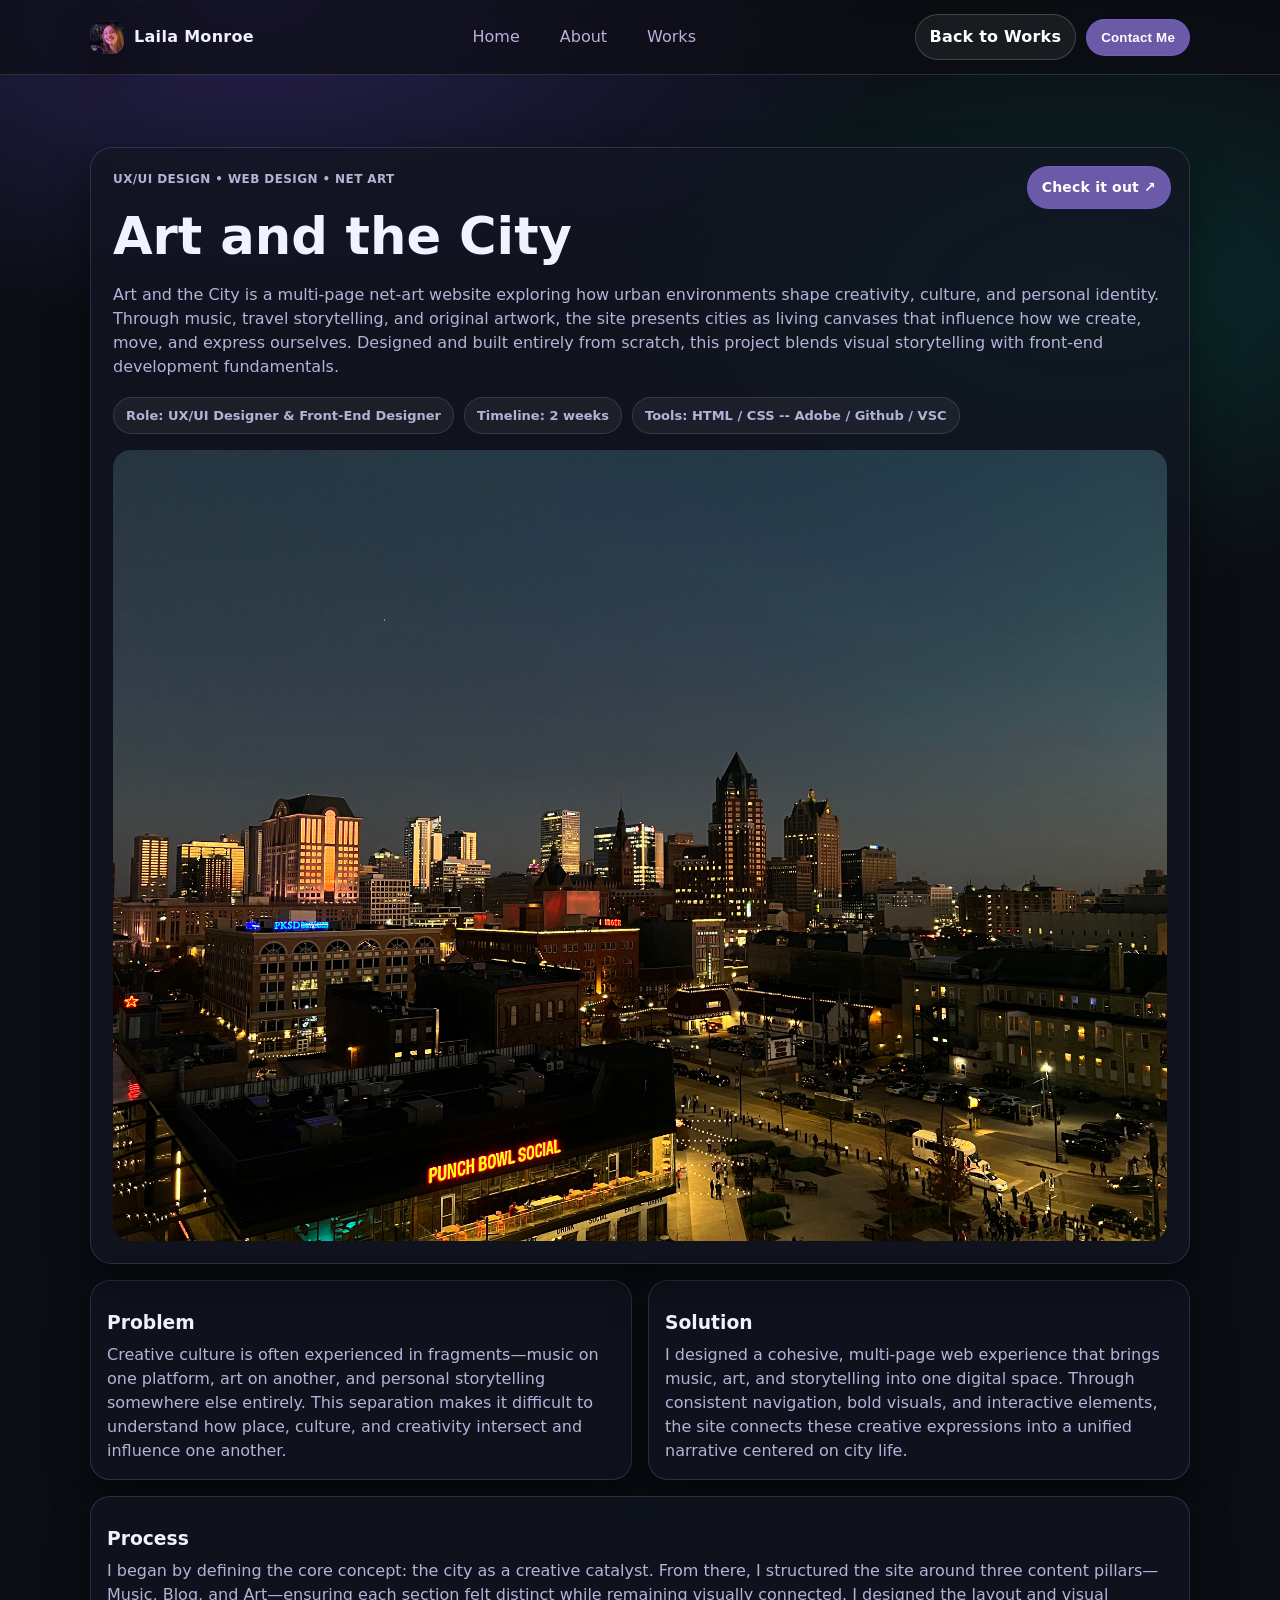
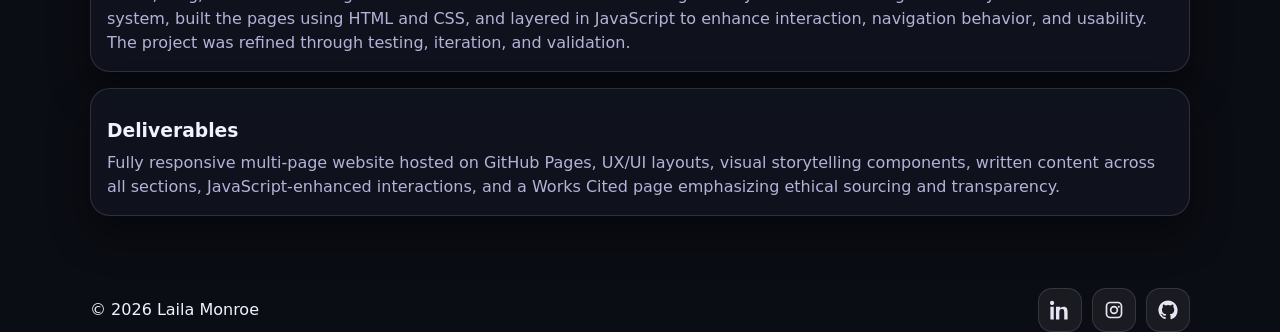
<file: project-2.html>
<!doctype html>
<html lang="en">
<head>
  <meta charset="utf-8" />
  <meta name="viewport" content="width=device-width,initial-scale=1" />
  <title>Art and the City — Laila Monroe</title>
  <link rel="stylesheet" href="../assets/css/styles.css" />
</head>
<body>

<header class="header">
  <div class="container">
    <nav class="navbar">
      <a class="brand" href="../index.html">
        <span class="brand-badge"></span>
        <span>Laila Monroe</span>
      </a>
      <div class="nav-links">
        <a data-nav href="index.html">Home</a>
        <a data-nav href="about.html">About</a>
        <a data-nav href="works.html">Works</a>
        
      </div>
      <div class="actions">
        <a class="btn" href="../works.html">Back to Works</a>
        <button class="btn primary" data-open-contact>Contact Me</button>
      </div>
    </nav>
  </div>
</header>

<main>
  <section class="section">
    <div class="container">
      <div class="hero-card">

            <a
              href="https://lailamonroe.github.io/monroe-final/"
              target="_blank"
              rel="noopener"
              class="btn primary project-float-link"
            >
              Check it out ↗
            </a>

            <div class="kicker">UX/UI Design • Web Design • Net Art</div>
            <h1 style="margin-top:10px;">Art and the City</h1>

        <p class="lead">
          Art and the City is a multi-page net-art website exploring how urban environments shape creativity, culture,
          and personal identity. Through music, travel storytelling, and original artwork, the site presents cities as
          living canvases that influence how we create, move, and express ourselves. Designed and built entirely from
          scratch, this project blends visual storytelling with front-end development fundamentals.
        </p>

        <div class="pills">
          <span class="pill">Role: UX/UI Designer & Front-End Designer</span>
          <span class="pill">Timeline: 2 weeks</span>
          <span class="pill">Tools: HTML / CSS -- Adobe / Github / VSC</span>
        </div>

        <div style="margin-top:16px;">
          <img src="../assets/img/about/IMG_0089.jpeg" alt="Art and the City website hero preview" />
        </div>
      </div>

      <div class="grid" style="margin-top:16px;">
        <div class="card" style="grid-column: span 6;">
          <h3>Problem</h3>
          <p>
            Creative culture is often experienced in fragments—music on one platform, art on another, and personal
            storytelling somewhere else entirely. This separation makes it difficult to understand how place, culture,
            and creativity intersect and influence one another.
          </p>
        </div>

        <div class="card" style="grid-column: span 6;">
          <h3>Solution</h3>
          <p>
            I designed a cohesive, multi-page web experience that brings music, art, and storytelling into one digital
            space. Through consistent navigation, bold visuals, and interactive elements, the site connects these
            creative expressions into a unified narrative centered on city life.
          </p>
        </div>

        <div class="card" style="grid-column: span 12;">
          <h3>Process</h3>
          <p>
            I began by defining the core concept: the city as a creative catalyst. From there, I structured the site
            around three content pillars—Music, Blog, and Art—ensuring each section felt distinct while remaining
            visually connected. I designed the layout and visual system, built the pages using HTML and CSS, and layered
            in JavaScript to enhance interaction, navigation behavior, and usability. The project was refined through
            testing, iteration, and validation.
          </p>
        </div>

        <div class="card" style="grid-column: span 12;">
          <h3>Deliverables</h3>
          <p>
            Fully responsive multi-page website hosted on GitHub Pages, UX/UI layouts, visual storytelling components,
            written content across all sections, JavaScript-enhanced interactions, and a Works Cited page emphasizing
            ethical sourcing and transparency.
          </p>
        </div>
      </div>
    </div>
  </section>
</main>

<footer class="footer-inner">
  <div class="container footer-inner">
    <div>© <span id="year"></span> Laila Monroe</div>

    <div class="social">
      <a class="social-link" href="https://www.linkedin.com/in/lailamonroe" target="_blank" rel="noopener" aria-label="LinkedIn">
        <!-- LinkedIn icon -->
        <svg viewBox="0 0 24 24" aria-hidden="true">
          <path d="M4.98 3.5C4.98 4.88 3.87 6 2.5 6S0 4.88 0 3.5 1.12 1 2.5 1s2.48 1.12 2.48 2.5ZM.5 23.5h4V7.98h-4V23.5ZM8.5 7.98h3.84v2.12h.05c.54-1.02 1.86-2.1 3.83-2.1 4.1 0 4.86 2.7 4.86 6.2v9.3h-4v-8.25c0-1.97-.04-4.5-2.74-4.5-2.74 0-3.16 2.14-3.16 4.36v8.39h-4V7.98Z"/>
        </svg>
      </a>

      <a class="social-link" href="https://www.instagram.com/artxxlai" target="_blank" rel="noopener" aria-label="Instagram">
        <!-- Instagram icon -->
        <svg viewBox="0 0 24 24" aria-hidden="true">
          <path d="M7.5 2h9A5.5 5.5 0 0 1 22 7.5v9A5.5 5.5 0 0 1 16.5 22h-9A5.5 5.5 0 0 1 2 16.5v-9A5.5 5.5 0 0 1 7.5 2Zm0 2A3.5 3.5 0 0 0 4 7.5v9A3.5 3.5 0 0 0 7.5 20h9a3.5 3.5 0 0 0 3.5-3.5v-9A3.5 3.5 0 0 0 16.5 4h-9ZM12 7a5 5 0 1 1 0 10 5 5 0 0 1 0-10Zm0 2a3 3 0 1 0 0 6 3 3 0 0 0 0-6Zm5.75-2.25a1.25 1.25 0 1 1 0 2.5 1.25 1.25 0 0 1 0-2.5Z"/>
        </svg>
      </a>

      <a class="social-link" href="https://github.com/lailamonroe" target="_blank" rel="noopener" aria-label="GitHub">
        <!-- GitHub icon -->
        <svg viewBox="0 0 24 24" aria-hidden="true">
          <path d="M12 .5C5.73.5.5 5.73.5 12c0 5.08 3.29 9.39 7.86 10.91.58.1.79-.25.79-.56v-2.02c-3.2.7-3.88-1.37-3.88-1.37-.53-1.35-1.29-1.71-1.29-1.71-1.06-.72.08-.71.08-.71 1.17.08 1.78 1.2 1.78 1.2 1.04 1.78 2.73 1.27 3.4.97.1-.75.41-1.27.74-1.56-2.55-.29-5.23-1.27-5.23-5.67 0-1.25.45-2.27 1.19-3.07-.12-.29-.52-1.46.11-3.05 0 0 .97-.31 3.18 1.17a11.07 11.07 0 0 1 5.79 0c2.2-1.48 3.18-1.17 3.18-1.17.63 1.59.23 2.76.11 3.05.74.8 1.19 1.82 1.19 3.07 0 4.41-2.69 5.38-5.25 5.66.42.36.8 1.08.8 2.18v3.24c0 .31.21.67.8.56A11.52 11.52 0 0 0 23.5 12C23.5 5.73 18.27.5 12 .5Z"/>
        </svg>
      </a>

    </div>
  </div>
</footer>

<div class="modal-backdrop" data-modal-backdrop>
  <div class="modal" role="dialog" aria-modal="true" aria-label="Contact form">
    <div class="modal-header">
      <h2>Contact Me</h2>
      <button class="close-btn" data-close-contact>Close</button>
    </div>
    <form class="form" action="https://formspree.io/f/YOUR_FORM_ID" method="POST">
      <input class="input" name="name" placeholder="Your name" required />
      <input class="input" type="email" name="email" placeholder="Your email" required />
      <textarea class="input" name="message" placeholder="What do you want to make together?" required></textarea>
      <button class="btn primary" type="submit">Send</button>
<div class="small">Under Construction... Will work soon.</div>    </form>
  </div>
</div>

<script src="../assets/js/main.js"></script>
<script>
  document.getElementById("year").textContent = new Date().getFullYear();
</script>

</body>
</html>
</file>
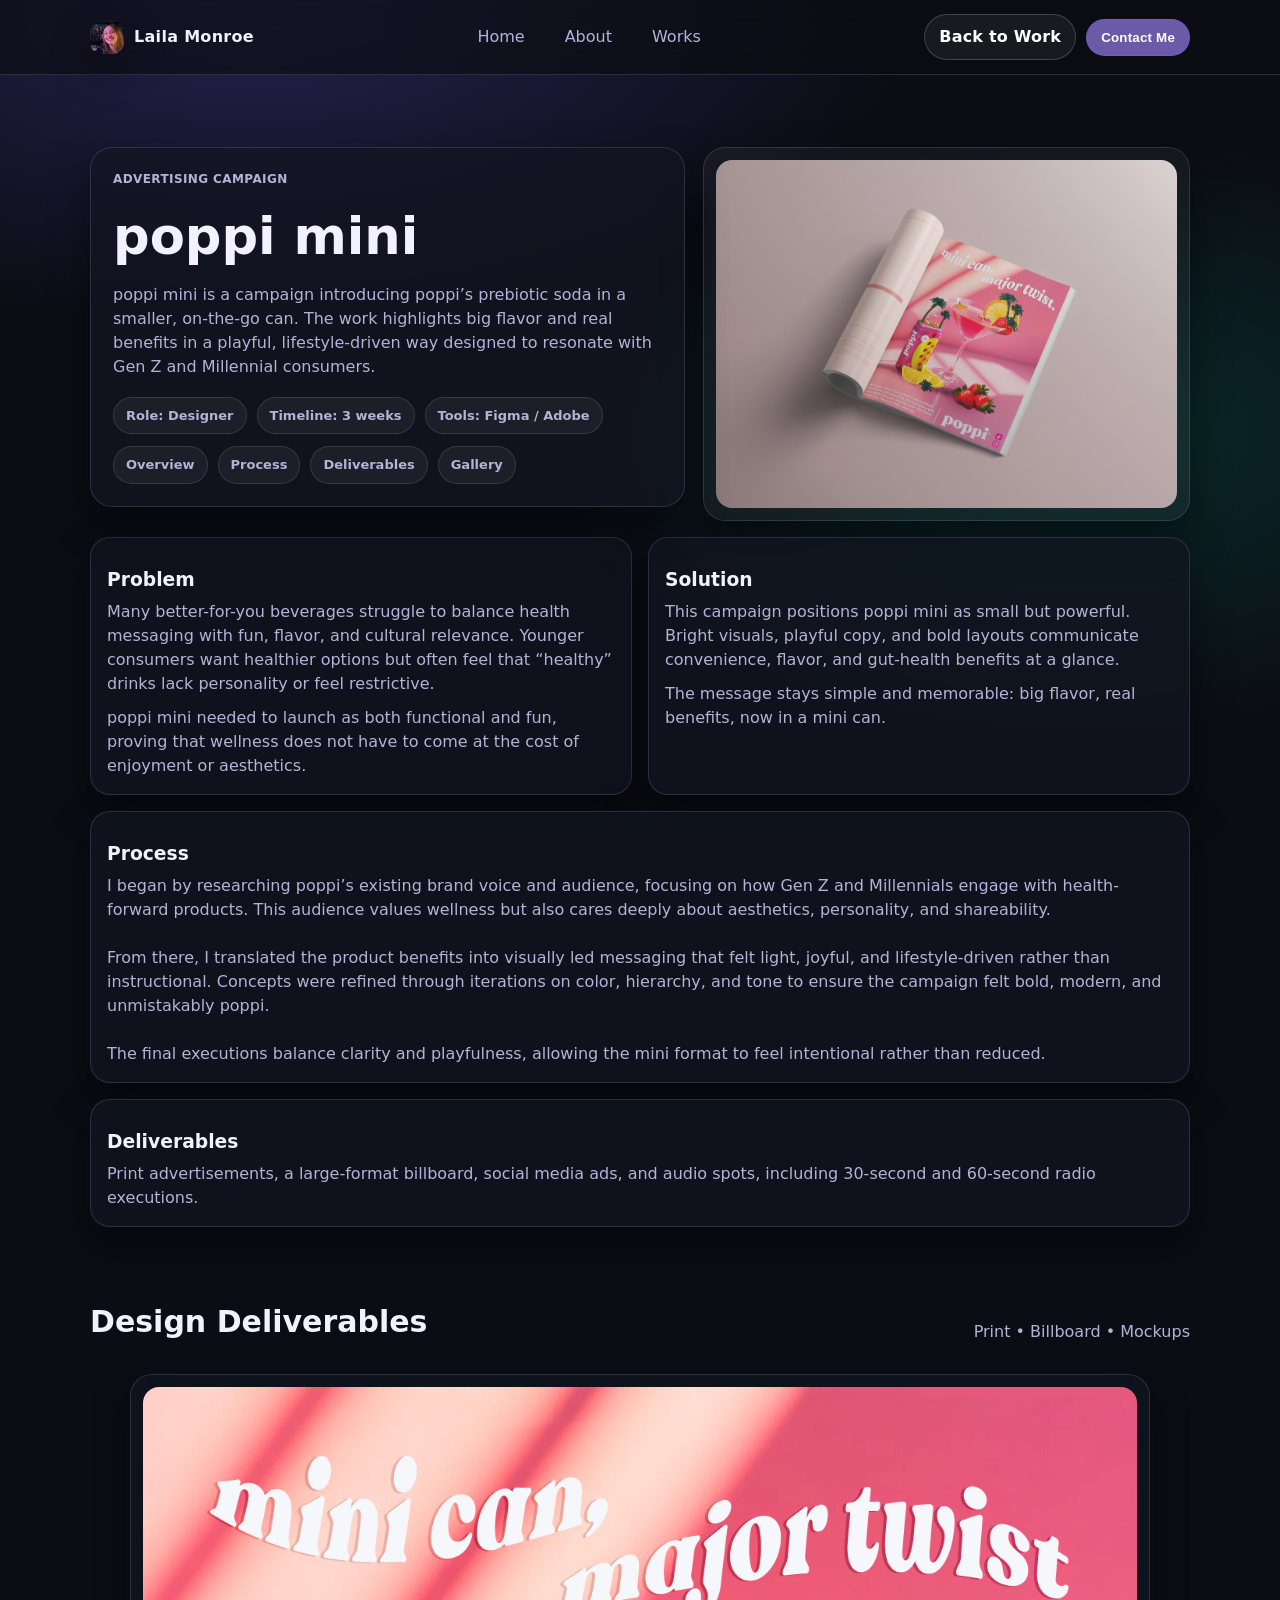
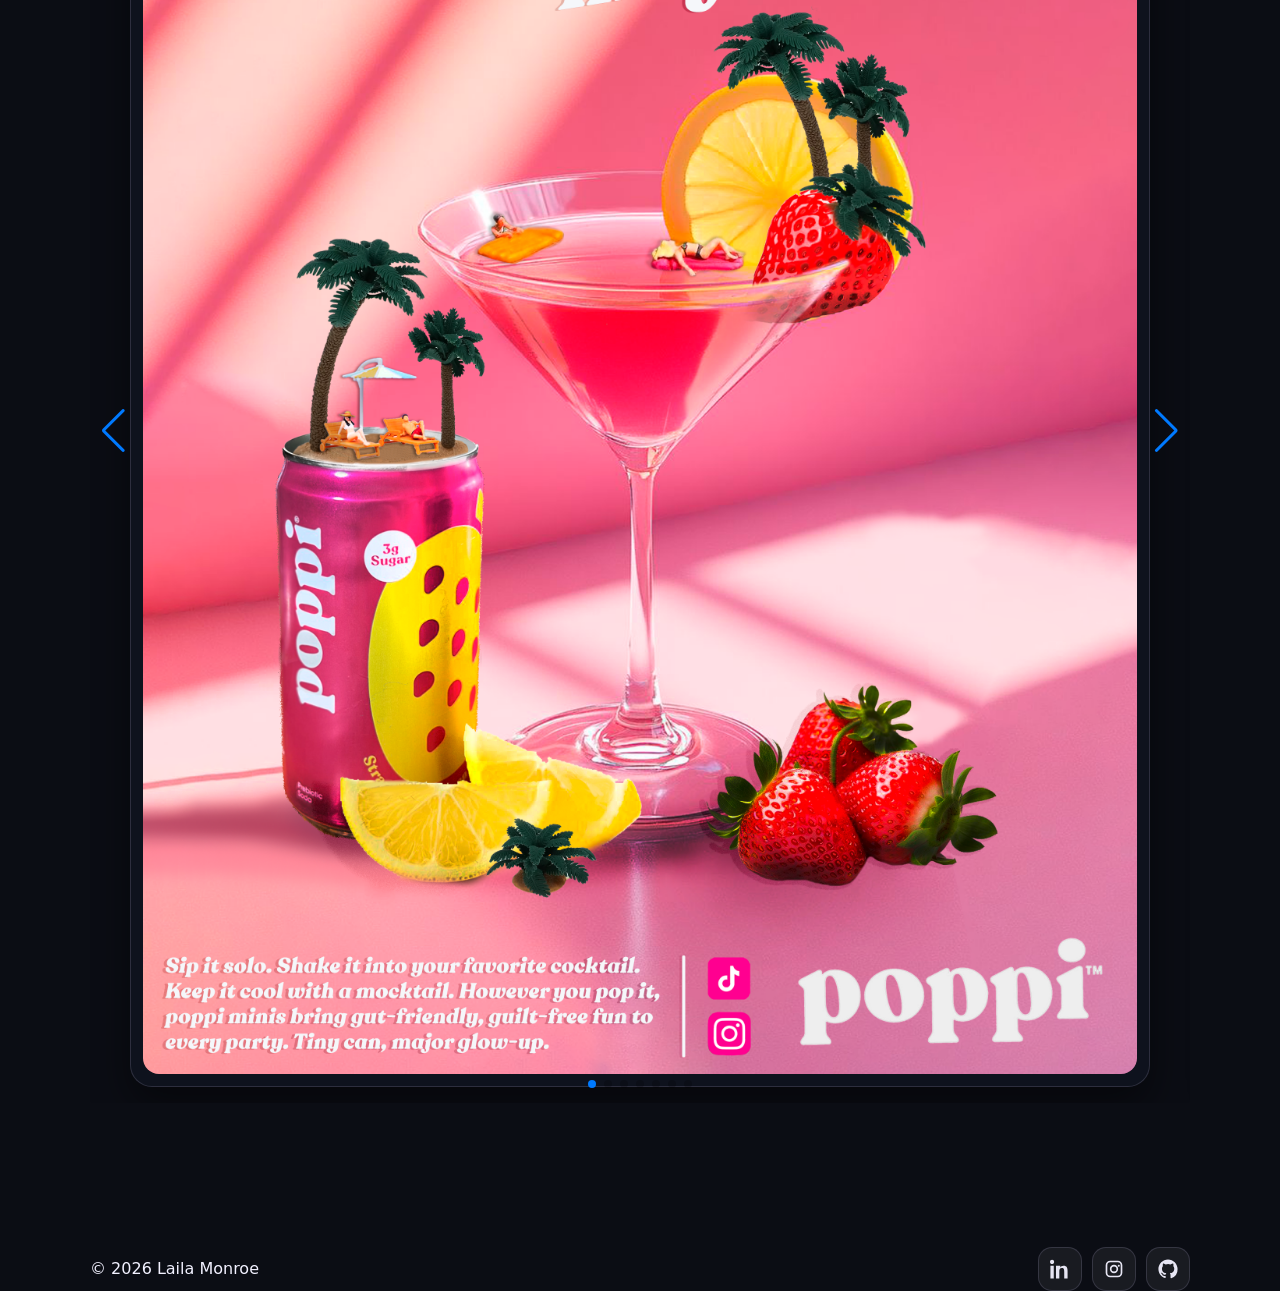
<file: project-3.html>
<!doctype html>
<html lang="en">
<head>
  <meta charset="utf-8" />
  <meta name="viewport" content="width=device-width,initial-scale=1" />
  <title>poppi mini — Laila Monroe</title>

  <!-- Swiper CSS (same approach as Project 1) -->
  <link rel="stylesheet" href="https://cdn.jsdelivr.net/npm/swiper@11/swiper-bundle.min.css">

  <link rel="stylesheet" href="../assets/css/styles.css" />
</head>
<body>

<header class="header">
  <div class="container navbar">
    <a class="brand" href="../index.html">
      <span class="brand-badge" aria-hidden="true"></span>
      <span>Laila Monroe</span>
    </a>

   <div class="nav-links">
        <a data-nav href="index.html">Home</a>
        <a data-nav href="about.html">About</a>
        <a data-nav href="works.html">Works</a>
        
      </div>

    <div class="actions">
      <a class="btn" href="../work.html">Back to Work</a>
      <button class="btn primary" data-open-contact>Contact Me</button>
    </div>
  </div>
</header>

<main class="container section">

  <!-- HERO (matches Project 1 layout: left text card + right visual) -->
  <section class="hero">
    <div class="hero-card">
      <div class="kicker">Advertising Campaign</div>
      <h1 style="margin-top:10px;">poppi mini</h1>

      <p class="lead">
        poppi mini is a campaign introducing poppi’s prebiotic soda in a smaller, on-the-go can.
        The work highlights big flavor and real benefits in a playful, lifestyle-driven way designed
        to resonate with Gen Z and Millennial consumers.
      </p>

      <div class="pills">
        <span class="pill">Role: Designer</span>
        <span class="pill">Timeline: 3 weeks</span>
        <span class="pill">Tools: Figma / Adobe</span>
      </div>

      <!-- Jump links (same idea as Project 1 so info never feels “missing”) -->
      <div class="pills pills-links" style="margin-top:12px;">
        <a class="pill" href="#overview">Overview</a>
        <a class="pill" href="#process">Process</a>
        <a class="pill" href="#deliverables">Deliverables</a>
        <a class="pill" href="#gallery">Gallery</a>
      </div>
    </div>

    <!-- Right-side hero media (same placement as Project 1) -->
    <div class="hero-media">
      <img src="../assets/img/project-3/mag.png" alt="poppi mini campaign hero image" />
    </div>
  </section>

  <!-- OVERVIEW / CARDS -->
  <div id="overview"></div>

  <div class="grid" style="margin-top:16px;">
    <div class="card" style="grid-column: span 6;">
      <h3>Problem</h3>
      <p>
        Many better-for-you beverages struggle to balance health messaging with fun, flavor,
        and cultural relevance. Younger consumers want healthier options but often feel that
        “healthy” drinks lack personality or feel restrictive.
      </p>
      <p>
        poppi mini needed to launch as both functional and fun, proving that wellness does not
        have to come at the cost of enjoyment or aesthetics.
      </p>
    </div>

    <div class="card" style="grid-column: span 6;">
      <h3>Solution</h3>
      <p>
        This campaign positions poppi mini as small but powerful. Bright visuals, playful copy,
        and bold layouts communicate convenience, flavor, and gut-health benefits at a glance.
      </p>
      <p>
        The message stays simple and memorable: big flavor, real benefits, now in a mini can.
      </p>
    </div>

    <div class="card" id="process" style="grid-column: span 12;">
      <h3>Process</h3>
      <p>
        I began by researching poppi’s existing brand voice and audience, focusing on how Gen Z
        and Millennials engage with health-forward products. This audience values wellness but
        also cares deeply about aesthetics, personality, and shareability.
        <br><br>
        From there, I translated the product benefits into visually led messaging that felt light,
        joyful, and lifestyle-driven rather than instructional. Concepts were refined through
        iterations on color, hierarchy, and tone to ensure the campaign felt bold, modern, and
        unmistakably poppi.
        <br><br>
        The final executions balance clarity and playfulness, allowing the mini format to feel
        intentional rather than reduced.
      </p>
    </div>

    <div class="card" id="deliverables" style="grid-column: span 12;">
      <h3>Deliverables</h3>
      <p>
        Print advertisements, a large-format billboard, social media ads, and audio spots,
        including 30-second and 60-second radio executions.
      </p>
    </div>
  </div>

  <!-- GALLERY (Project 1-style slider, not scrollRow) -->
  <section class="section" id="gallery">
    <div class="sectionTitle">
      <h2>Design Deliverables</h2>
      <p>Print • Billboard • Mockups</p>
    </div>

    <div class="swiper magazineSwiper" aria-label="Poppi deliverables slider">
      <div class="swiper-wrapper">

        <div class="swiper-slide">
          <figure class="mag-slide">
            <img src="../assets/img/project-3/POPPI%20AD%20PRINT%201.png" alt="Poppi mini print ad — your gut’s new BFF" loading="lazy" />
          </figure>
        </div>

        <div class="swiper-slide">
          <figure class="mag-slide">
            <img src="../assets/img/project-3/POPPI%20AD%20PRINT%202.png" alt="Poppi mini print ad — mini can, major twist" loading="lazy" />
          </figure>
        </div>

        <div class="swiper-slide">
          <figure class="mag-slide">
            <img src="../assets/img/project-3/Poppi%20Print%20Ad%202.png" alt="Poppi mini print ad — big can for mom, mini can for me" loading="lazy" />
          </figure>
        </div>

        <div class="swiper-slide">
          <figure class="mag-slide">
            <img src="../assets/img/project-3/poppi-billboard.png" alt="Poppi mini billboard mockup" loading="lazy" />
          </figure>
        </div>

        <div class="swiper-slide">
          <figure class="mag-slide">
            <img src="../assets/img/project-3/mag.png" alt="Poppi mini magazine placement mockup" loading="lazy" />
          </figure>
        </div>

        <div class="swiper-slide">
          <figure class="mag-slide">
            <img src="../assets/img/project-3/poppi%20mini%20cooler.png" alt="Poppi mini cooler mockup (open)" loading="lazy" />
          </figure>
        </div>

        <div class="swiper-slide">
          <figure class="mag-slide">
            <img src="../assets/img/project-3/cooler%20product.png" alt="Poppi mini cooler mockup (closed)" loading="lazy" />
          </figure>
        </div>

      </div>

      <div class="swiper-button-prev" aria-label="Previous"></div>
      <div class="swiper-button-next" aria-label="Next"></div>
      <div class="swiper-pagination" aria-label="Slider pagination"></div>
    </div>
  </section>

</main>

<footer class="footer-inner">
  <div class="container footer-inner">
    <div>© <span id="year"></span> Laila Monroe</div>

    <div class="social">
      <a class="social-link" href="https://www.linkedin.com/in/lailamonroe" target="_blank" rel="noopener" aria-label="LinkedIn">
        <!-- LinkedIn icon -->
        <svg viewBox="0 0 24 24" aria-hidden="true">
          <path d="M4.98 3.5C4.98 4.88 3.87 6 2.5 6S0 4.88 0 3.5 1.12 1 2.5 1s2.48 1.12 2.48 2.5ZM.5 23.5h4V7.98h-4V23.5ZM8.5 7.98h3.84v2.12h.05c.54-1.02 1.86-2.1 3.83-2.1 4.1 0 4.86 2.7 4.86 6.2v9.3h-4v-8.25c0-1.97-.04-4.5-2.74-4.5-2.74 0-3.16 2.14-3.16 4.36v8.39h-4V7.98Z"/>
        </svg>
      </a>

      <a class="social-link" href="https://www.instagram.com/artxxlai" target="_blank" rel="noopener" aria-label="Instagram">
        <!-- Instagram icon -->
        <svg viewBox="0 0 24 24" aria-hidden="true">
          <path d="M7.5 2h9A5.5 5.5 0 0 1 22 7.5v9A5.5 5.5 0 0 1 16.5 22h-9A5.5 5.5 0 0 1 2 16.5v-9A5.5 5.5 0 0 1 7.5 2Zm0 2A3.5 3.5 0 0 0 4 7.5v9A3.5 3.5 0 0 0 7.5 20h9a3.5 3.5 0 0 0 3.5-3.5v-9A3.5 3.5 0 0 0 16.5 4h-9ZM12 7a5 5 0 1 1 0 10 5 5 0 0 1 0-10Zm0 2a3 3 0 1 0 0 6 3 3 0 0 0 0-6Zm5.75-2.25a1.25 1.25 0 1 1 0 2.5 1.25 1.25 0 0 1 0-2.5Z"/>
        </svg>
      </a>

      <a class="social-link" href="https://github.com/lailamonroe" target="_blank" rel="noopener" aria-label="GitHub">
        <!-- GitHub icon -->
        <svg viewBox="0 0 24 24" aria-hidden="true">
          <path d="M12 .5C5.73.5.5 5.73.5 12c0 5.08 3.29 9.39 7.86 10.91.58.1.79-.25.79-.56v-2.02c-3.2.7-3.88-1.37-3.88-1.37-.53-1.35-1.29-1.71-1.29-1.71-1.06-.72.08-.71.08-.71 1.17.08 1.78 1.2 1.78 1.2 1.04 1.78 2.73 1.27 3.4.97.1-.75.41-1.27.74-1.56-2.55-.29-5.23-1.27-5.23-5.67 0-1.25.45-2.27 1.19-3.07-.12-.29-.52-1.46.11-3.05 0 0 .97-.31 3.18 1.17a11.07 11.07 0 0 1 5.79 0c2.2-1.48 3.18-1.17 3.18-1.17.63 1.59.23 2.76.11 3.05.74.8 1.19 1.82 1.19 3.07 0 4.41-2.69 5.38-5.25 5.66.42.36.8 1.08.8 2.18v3.24c0 .31.21.67.8.56A11.52 11.52 0 0 0 23.5 12C23.5 5.73 18.27.5 12 .5Z"/>
        </svg>
      </a>
    </div>
  </div>
</footer>

<!-- Contact modal -->
<div class="modal-backdrop" data-modal-backdrop>
  <div class="modal" role="dialog" aria-modal="true" aria-label="Contact form">
    <div class="modal-header">
      <h2>Contact Me</h2>
      <button class="close-btn" data-close-contact>Close</button>
    </div>
    <form class="form" action="https://formspree.io/f/YOUR_FORM_ID" method="POST">
      <input class="input" name="name" placeholder="Your name" required />
      <input class="input" type="email" name="email" placeholder="Your email" required />
      <textarea class="input" name="message" placeholder="What do you want to make together?" required></textarea>
      <button class="btn primary" type="submit">Send</button>
<div class="small">Under Construction... Will work soon.</div>    </form>
  </div>
</div>

<script src="../assets/js/main.js"></script>

<!-- Swiper JS -->
<script src="https://cdn.jsdelivr.net/npm/swiper@11/swiper-bundle.min.js"></script>

<script>
  // Project 1-style slider behavior
  const magazineSwiper = new Swiper(".magazineSwiper", {
    slidesPerView: 1,
    spaceBetween: 0,
    centeredSlides: false,
    loop: true,
    speed: 450,
    grabCursor: true,
    keyboard: { enabled: true },
    navigation: {
      nextEl: ".magazineSwiper .swiper-button-next",
      prevEl: ".magazineSwiper .swiper-button-prev",
    },
    pagination: {
      el: ".magazineSwiper .swiper-pagination",
      clickable: true,
    }
  });

  document.getElementById("year").textContent = new Date().getFullYear();
</script>

</body>
</html>
</file>
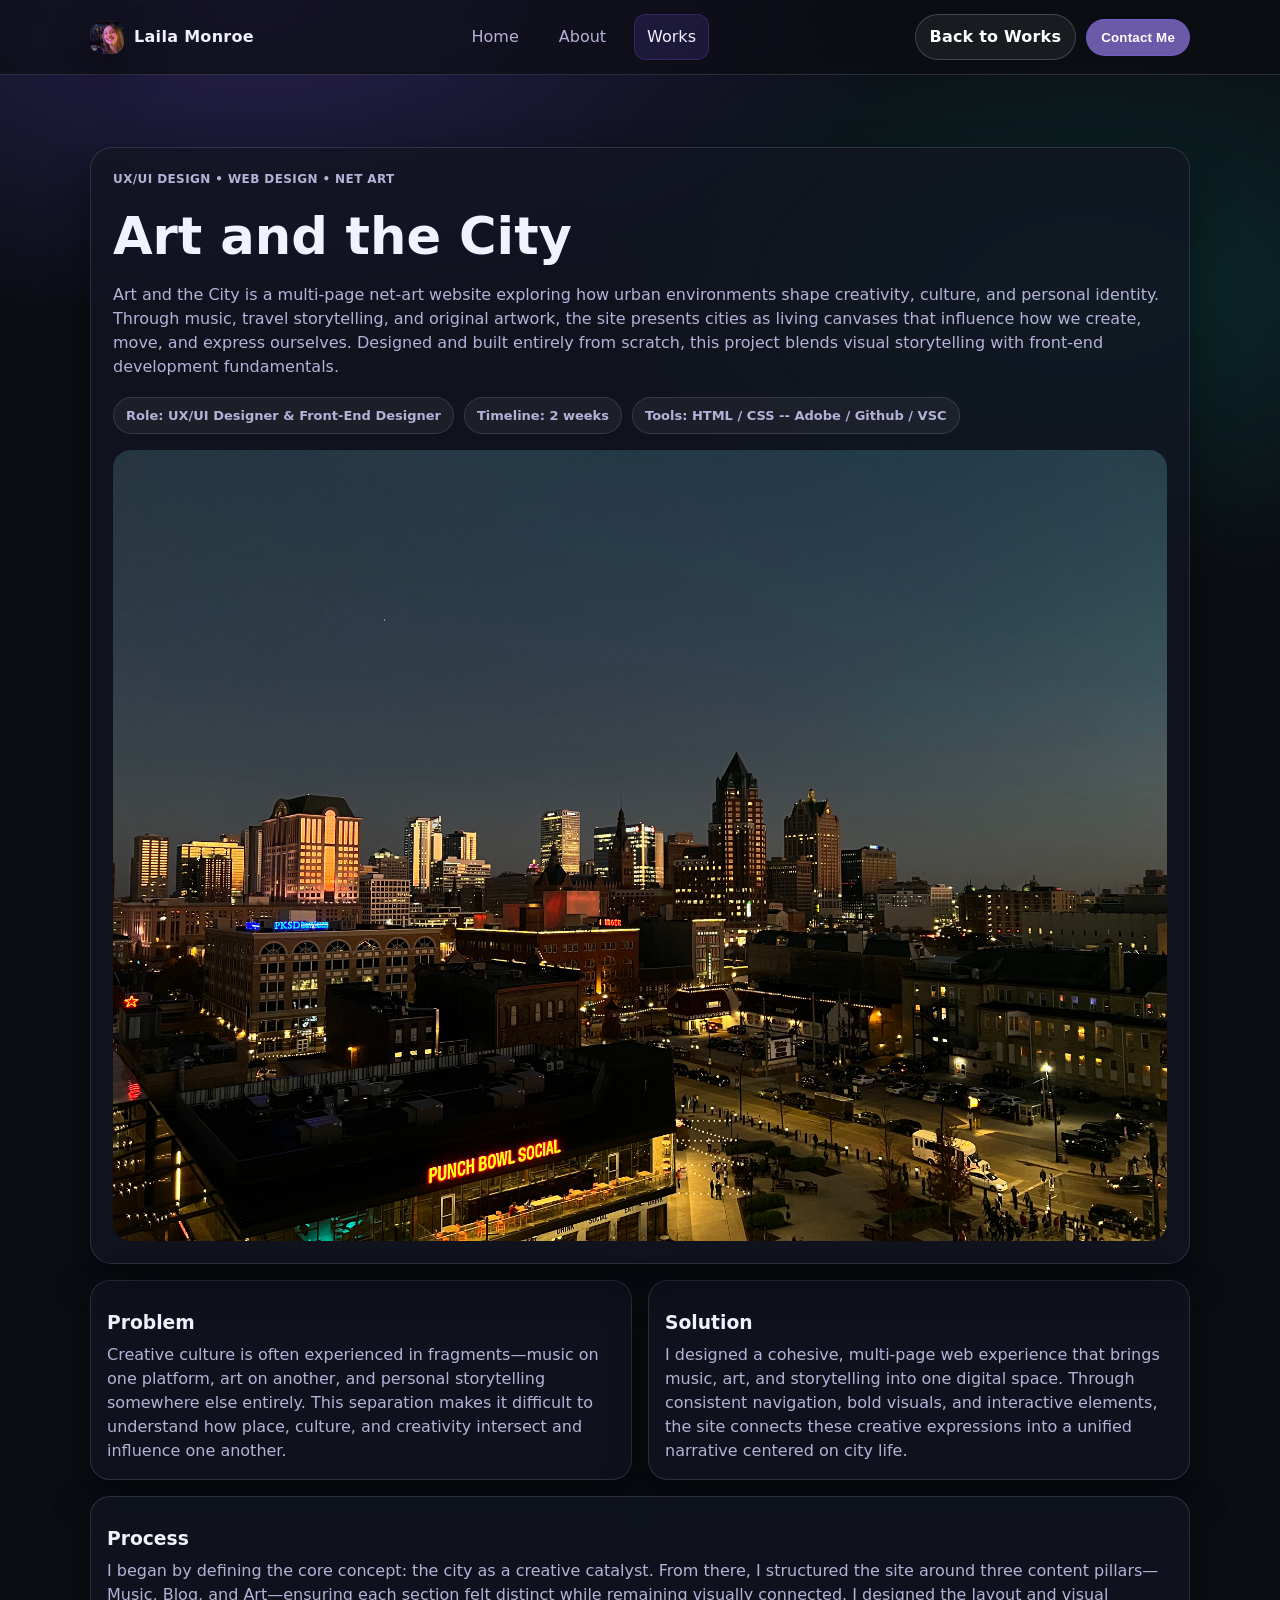
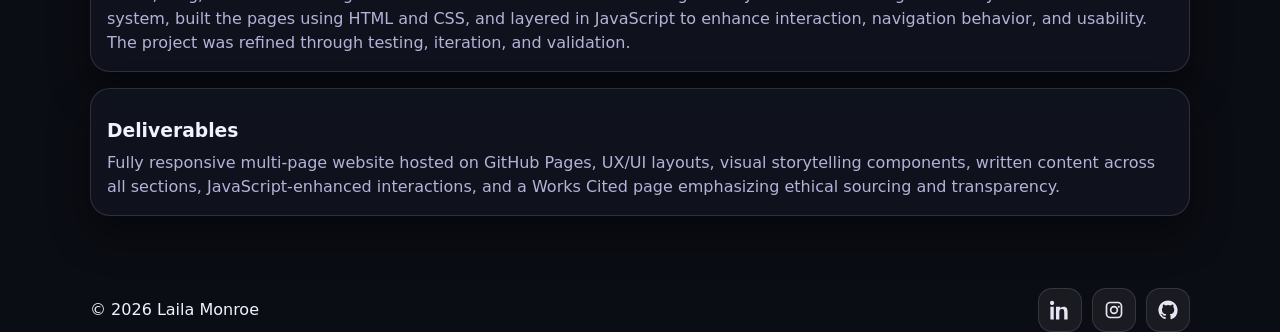
<file: project-4.html>
<!doctype html>
<html lang="en">
<head>
  <meta charset="utf-8" />
  <meta name="viewport" content="width=device-width,initial-scale=1" />
  <title>Art and the City — Laila Monroe</title>
  <link rel="stylesheet" href="../assets/css/styles.css" />
</head>
<body>

<header class="header">
  <div class="container">
    <nav class="navbar">
      <a class="brand" href="../index.html">
        <span class="brand-badge"></span>
        <span>Laila Monroe</span>
      </a>
      <div class="nav-links">
        <a href="../index.html">Home</a>
        <a href="about.html">About</a>
        <a href="works.html" class="active">Works</a>
        
      </div>
      <div class="actions">
        <a class="btn" href="../works.html">Back to Works</a>
        <button class="btn primary" data-open-contact>Contact Me</button>
      </div>
    </nav>
  </div>
</header>

<main>
  <section class="section">
    <div class="container">
      <div class="hero-card">
        <div class="kicker">UX/UI Design • Web Design • Net Art</div>
        <h1 style="margin-top:10px;">Art and the City</h1>

        <p class="lead">
          Art and the City is a multi-page net-art website exploring how urban environments shape creativity, culture,
          and personal identity. Through music, travel storytelling, and original artwork, the site presents cities as
          living canvases that influence how we create, move, and express ourselves. Designed and built entirely from
          scratch, this project blends visual storytelling with front-end development fundamentals.
        </p>

        <div class="pills">
          <span class="pill">Role: UX/UI Designer & Front-End Designer</span>
          <span class="pill">Timeline: 2 weeks</span>
          <span class="pill">Tools: HTML / CSS -- Adobe / Github / VSC</span>
        </div>

        <div style="margin-top:16px;">
          <img src="../assets/img/about/IMG_0089.jpeg" alt="Art and the City website hero preview" />
        </div>
      </div>

      <div class="grid" style="margin-top:16px;">
        <div class="card" style="grid-column: span 6;">
          <h3>Problem</h3>
          <p>
            Creative culture is often experienced in fragments—music on one platform, art on another, and personal
            storytelling somewhere else entirely. This separation makes it difficult to understand how place, culture,
            and creativity intersect and influence one another.
          </p>
        </div>

        <div class="card" style="grid-column: span 6;">
          <h3>Solution</h3>
          <p>
            I designed a cohesive, multi-page web experience that brings music, art, and storytelling into one digital
            space. Through consistent navigation, bold visuals, and interactive elements, the site connects these
            creative expressions into a unified narrative centered on city life.
          </p>
        </div>

        <div class="card" style="grid-column: span 12;">
          <h3>Process</h3>
          <p>
            I began by defining the core concept: the city as a creative catalyst. From there, I structured the site
            around three content pillars—Music, Blog, and Art—ensuring each section felt distinct while remaining
            visually connected. I designed the layout and visual system, built the pages using HTML and CSS, and layered
            in JavaScript to enhance interaction, navigation behavior, and usability. The project was refined through
            testing, iteration, and validation.
          </p>
        </div>

        <div class="card" style="grid-column: span 12;">
          <h3>Deliverables</h3>
          <p>
            Fully responsive multi-page website hosted on GitHub Pages, UX/UI layouts, visual storytelling components,
            written content across all sections, JavaScript-enhanced interactions, and a Works Cited page emphasizing
            ethical sourcing and transparency.
          </p>
        </div>
      </div>
    </div>
  </section>
</main>

<footer class="footer-inner">
  <div class="container footer-inner">
    <div>© <span id="year"></span> Laila Monroe</div>

    <div class="social">
      <a class="social-link" href="https://www.linkedin.com/in/lailamonroe" target="_blank" rel="noopener" aria-label="LinkedIn">
        <svg viewBox="0 0 24 24" aria-hidden="true">
          <path d="M4.98 3.5C4.98 4.88 3.87 6 2.5 6S0 4.88 0 3.5 1.12 1 2.5 1s2.48 1.12 2.48 2.5ZM.5 23.5h4V7.98h-4V23.5ZM8.5 7.98h3.84v2.12h.05c.54-1.02 1.86-2.1 3.83-2.1 4.1 0 4.86 2.7 4.86 6.2v9.3h-4v-8.25c0-1.97-.04-4.5-2.74-4.5-2.74 0-3.16 2.14-3.16 4.36v8.39h-4V7.98Z"/>
        </svg>
      </a>

      <a class="social-link" href="https://www.instagram.com/artxxlai" target="_blank" rel="noopener" aria-label="Instagram">
        <svg viewBox="0 0 24 24" aria-hidden="true">
          <path d="M7.5 2h9A5.5 5.5 0 0 1 22 7.5v9A5.5 5.5 0 0 1 16.5 22h-9A5.5 5.5 0 0 1 2 16.5v-9A5.5 5.5 0 0 1 7.5 2Zm0 2A3.5 3.5 0 0 0 4 7.5v9A3.5 3.5 0 0 0 7.5 20h9a3.5 3.5 0 0 0 3.5-3.5v-9A3.5 3.5 0 0 0 16.5 4h-9ZM12 7a5 5 0 1 1 0 10 5 5 0 0 1 0-10Zm0 2a3 3 0 1 0 0 6 3 3 0 0 0 0-6Zm5.75-2.25a1.25 1.25 0 1 1 0 2.5 1.25 1.25 0 0 1 0-2.5Z"/>
        </svg>
      </a>

      <a class="social-link" href="https://github.com/lailamonroe" target="_blank" rel="noopener" aria-label="GitHub">
        <!-- GitHub icon -->
        <svg viewBox="0 0 24 24" aria-hidden="true">
          <path d="M12 .5C5.73.5.5 5.73.5 12c0 5.08 3.29 9.39 7.86 10.91.58.1.79-.25.79-.56v-2.02c-3.2.7-3.88-1.37-3.88-1.37-.53-1.35-1.29-1.71-1.29-1.71-1.06-.72.08-.71.08-.71 1.17.08 1.78 1.2 1.78 1.2 1.04 1.78 2.73 1.27 3.4.97.1-.75.41-1.27.74-1.56-2.55-.29-5.23-1.27-5.23-5.67 0-1.25.45-2.27 1.19-3.07-.12-.29-.52-1.46.11-3.05 0 0 .97-.31 3.18 1.17a11.07 11.07 0 0 1 5.79 0c2.2-1.48 3.18-1.17 3.18-1.17.63 1.59.23 2.76.11 3.05.74.8 1.19 1.82 1.19 3.07 0 4.41-2.69 5.38-5.25 5.66.42.36.8 1.08.8 2.18v3.24c0 .31.21.67.8.56A11.52 11.52 0 0 0 23.5 12C23.5 5.73 18.27.5 12 .5Z"/>
        </svg>
      </a>
    </div>
  </div>
</footer>

<div class="modal-backdrop" data-modal-backdrop>
  <div class="modal" role="dialog" aria-modal="true" aria-label="Contact form">
    <div class="modal-header">
      <h2>Contact Me</h2>
      <button class="close-btn" data-close-contact>Close</button>
    </div>
    <form class="form" action="https://formspree.io/f/YOUR_FORM_ID" method="POST">
      <input class="input" name="name" placeholder="Your name" required />
      <input class="input" type="email" name="email" placeholder="Your email" required />
      <textarea class="input" name="message" placeholder="What do you want to make together?" required></textarea>
      <button class="btn primary" type="submit">Send</button>
      <div class="small">Replace with your Formspree ID or use mailto.</div>
    </form>
  </div>
</div>

<script src="../assets/js/main.js"></script>
<script>
  document.getElementById("year").textContent = new Date().getFullYear();
</script>

</body>
</html>
</file>
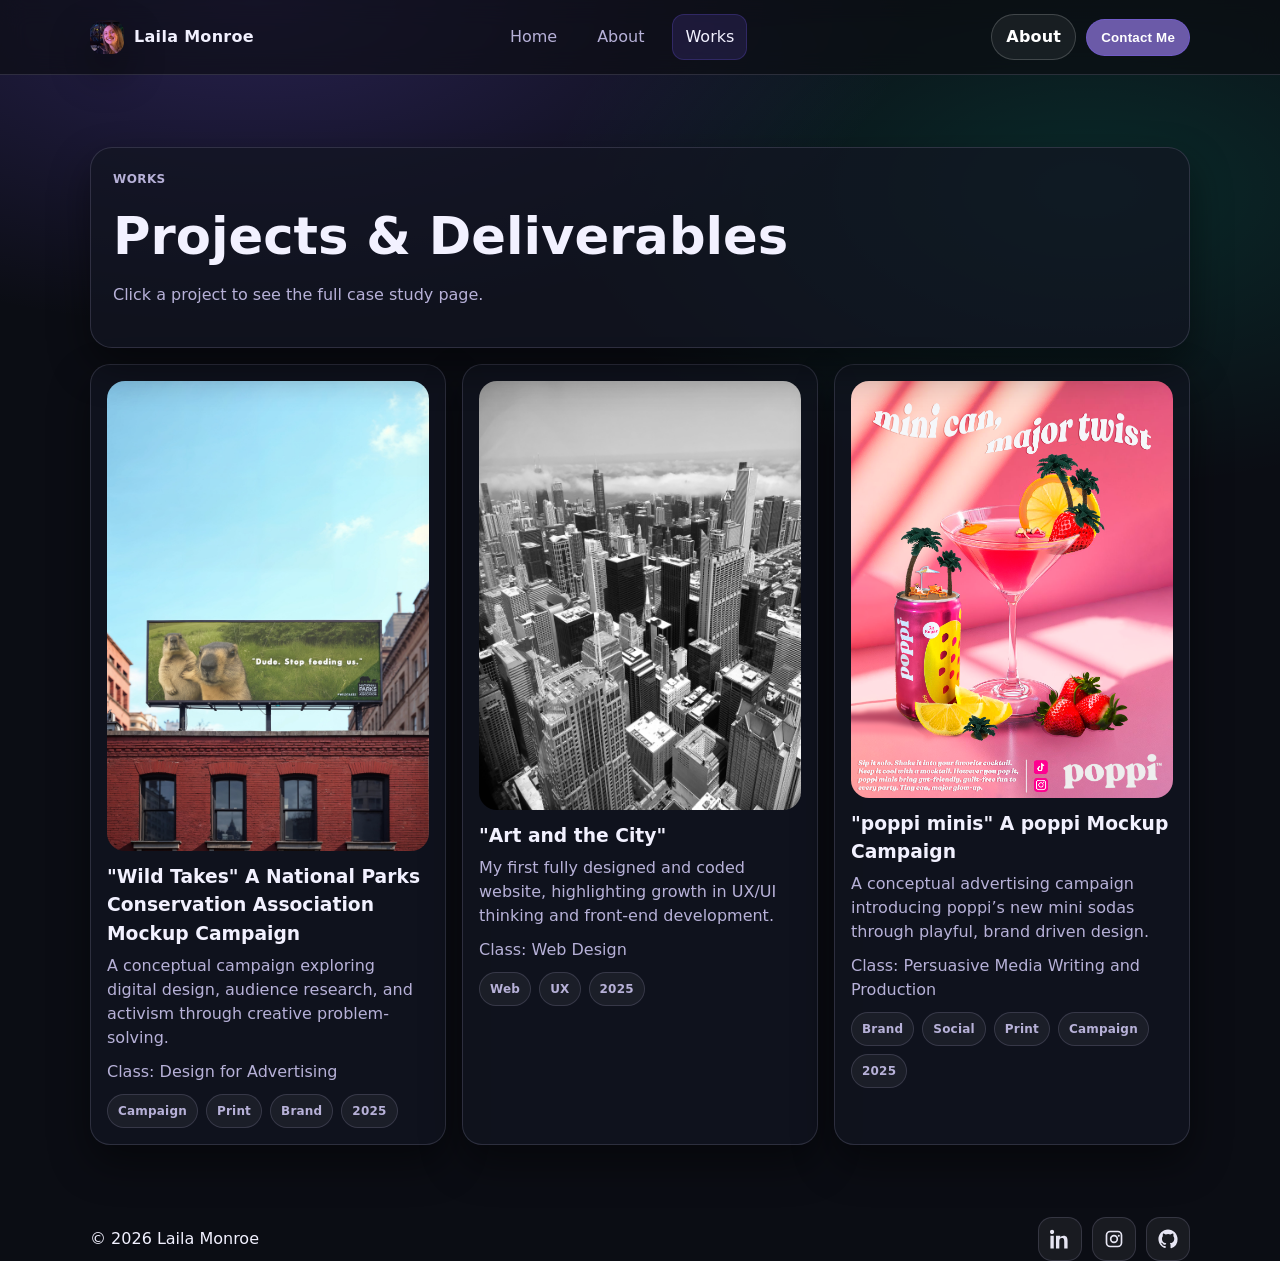
<file: works.html>
<!doctype html>
<html lang="en">
<head>
  <meta charset="utf-8" />
  <meta name="viewport" content="width=device-width,initial-scale=1" />
  <title>Works — Laila Monroe</title>
  <link rel="stylesheet" href="assets/css/styles.css" />
</head>
<body>

<header class="header">
  <div class="container">
    <nav class="navbar">
      <a class="brand" href="index.html"><span class="brand-badge"></span><span>Laila Monroe</span></a>
      <div class="nav-links">
        <a data-nav href="index.html">Home</a>
        <a data-nav href="about.html">About</a>
        <a data-nav href="works.html">Works</a>
        
      </div>
      <div class="actions">
        <a class="btn" href="about.html">About</a>
        <button class="btn primary" data-open-contact>Contact Me</button>
      </div>
    </nav>
  </div>
</header>

<main>
  <section class="section">
    <div class="container">
      <div class="hero-card">
        <div class="kicker">Works</div>
        <h1 style="margin-top:10px;">Projects & Deliverables</h1>
        <p class="lead">Click a project to see the full case study page.</p>
      </div>

      <div class="grid" style="margin-top:16px;">
        <a class="card" href="projects/project-1.html">
          <img src="assets/img/project-1/11631690.png" alt="Project 1 preview" />
         <h3>"Wild Takes" A National Parks Conservation Association Mockup Campaign</h3>
            <p>A conceptual campaign exploring digital design, audience research, and activism through creative problem-solving.</p>

          <p>Class: Design for Advertising</p>
          <div class="meta"><span class="tag">Campaign</span><span class="tag">Print</span><span class="tag">Brand</span><span class="tag">2025</span></div>
        </a>

        <a class="card" href="projects/project-2.html">
          <img src="assets/img/about/IMG_1219.jpeg" alt="Project 2 preview" />
          <h3>"Art and the City"</h3>
            <p>My first fully designed and coded website, highlighting growth in UX/UI thinking and front-end development.</p>
          <p>Class: Web Design</p>
          <div class="meta"><span class="tag">Web</span><span class="tag">UX</span><span class="tag">2025</span></div>
        </a>

        <a class="card" href="projects/project-3.html">
          <img src="assets/img/project-3/POPPI AD PRINT 1.png" alt="Project 3 preview" />
          <h3>"poppi minis" A poppi Mockup Campaign</h3>
            <p>A conceptual advertising campaign introducing poppi’s new mini sodas through playful, brand driven design.</p>

          <p>Class: Persuasive Media Writing and Production</p>
          <div class="meta"><span class="tag">Brand</span><span class="tag">Social</span><span class="tag">Print</span><span class="tag">Campaign</span><span class="tag">2025</span></div>
        </a>
      </div>
    </div>
  </section>
</main>

<footer class="footer-inner">
  <div class="container footer-inner">
    <div>© <span id="year"></span> Laila Monroe</div>

    <div class="social">
      <a class="social-link" href="https://www.linkedin.com/in/lailamonroe" target="_blank" rel="noopener" aria-label="LinkedIn">
        <!-- LinkedIn icon -->
        <svg viewBox="0 0 24 24" aria-hidden="true">
          <path d="M4.98 3.5C4.98 4.88 3.87 6 2.5 6S0 4.88 0 3.5 1.12 1 2.5 1s2.48 1.12 2.48 2.5ZM.5 23.5h4V7.98h-4V23.5ZM8.5 7.98h3.84v2.12h.05c.54-1.02 1.86-2.1 3.83-2.1 4.1 0 4.86 2.7 4.86 6.2v9.3h-4v-8.25c0-1.97-.04-4.5-2.74-4.5-2.74 0-3.16 2.14-3.16 4.36v8.39h-4V7.98Z"/>
        </svg>
      </a>

      <a class="social-link" href="https://www.instagram.com/artxxlai" target="_blank" rel="noopener" aria-label="Instagram">
        <!-- Instagram icon -->
        <svg viewBox="0 0 24 24" aria-hidden="true">
          <path d="M7.5 2h9A5.5 5.5 0 0 1 22 7.5v9A5.5 5.5 0 0 1 16.5 22h-9A5.5 5.5 0 0 1 2 16.5v-9A5.5 5.5 0 0 1 7.5 2Zm0 2A3.5 3.5 0 0 0 4 7.5v9A3.5 3.5 0 0 0 7.5 20h9a3.5 3.5 0 0 0 3.5-3.5v-9A3.5 3.5 0 0 0 16.5 4h-9ZM12 7a5 5 0 1 1 0 10 5 5 0 0 1 0-10Zm0 2a3 3 0 1 0 0 6 3 3 0 0 0 0-6Zm5.75-2.25a1.25 1.25 0 1 1 0 2.5 1.25 1.25 0 0 1 0-2.5Z"/>
        </svg>
      </a>

      <a class="social-link" href="https://github.com/lailamonroe" target="_blank" rel="noopener" aria-label="GitHub">
        <!-- GitHub icon -->
        <svg viewBox="0 0 24 24" aria-hidden="true">
          <path d="M12 .5C5.73.5.5 5.73.5 12c0 5.08 3.29 9.39 7.86 10.91.58.1.79-.25.79-.56v-2.02c-3.2.7-3.88-1.37-3.88-1.37-.53-1.35-1.29-1.71-1.29-1.71-1.06-.72.08-.71.08-.71 1.17.08 1.78 1.2 1.78 1.2 1.04 1.78 2.73 1.27 3.4.97.1-.75.41-1.27.74-1.56-2.55-.29-5.23-1.27-5.23-5.67 0-1.25.45-2.27 1.19-3.07-.12-.29-.52-1.46.11-3.05 0 0 .97-.31 3.18 1.17a11.07 11.07 0 0 1 5.79 0c2.2-1.48 3.18-1.17 3.18-1.17.63 1.59.23 2.76.11 3.05.74.8 1.19 1.82 1.19 3.07 0 4.41-2.69 5.38-5.25 5.66.42.36.8 1.08.8 2.18v3.24c0 .31.21.67.8.56A11.52 11.52 0 0 0 23.5 12C23.5 5.73 18.27.5 12 .5Z"/>
        </svg>
      </a>
    </div>
  </div>
</footer>

<div class="modal-backdrop" data-modal-backdrop>
  <div class="modal" role="dialog" aria-modal="true" aria-label="Contact form">
    <div class="modal-header">
      <h2>Contact Me</h2>
      <button class="close-btn" data-close-contact>Close</button>
    </div>
    <form class="form" action="https://formspree.io/f/YOUR_FORM_ID" method="POST">
      <input class="input" name="name" placeholder="Your name" required />
      <input class="input" type="email" name="email" placeholder="Your email" required />
      <textarea class="input" name="message" placeholder="What do you want to make together?" required></textarea>
      <button class="btn primary" type="submit">Send</button>
      <div class="small">Under Construction... Will work soon.</div>
    </form>
  </div>
</div>

<script src="assets/js/main.js"></script>
<script>document.getElementById("year").textContent = new Date().getFullYear();</script>
</body>
</html>
</file>
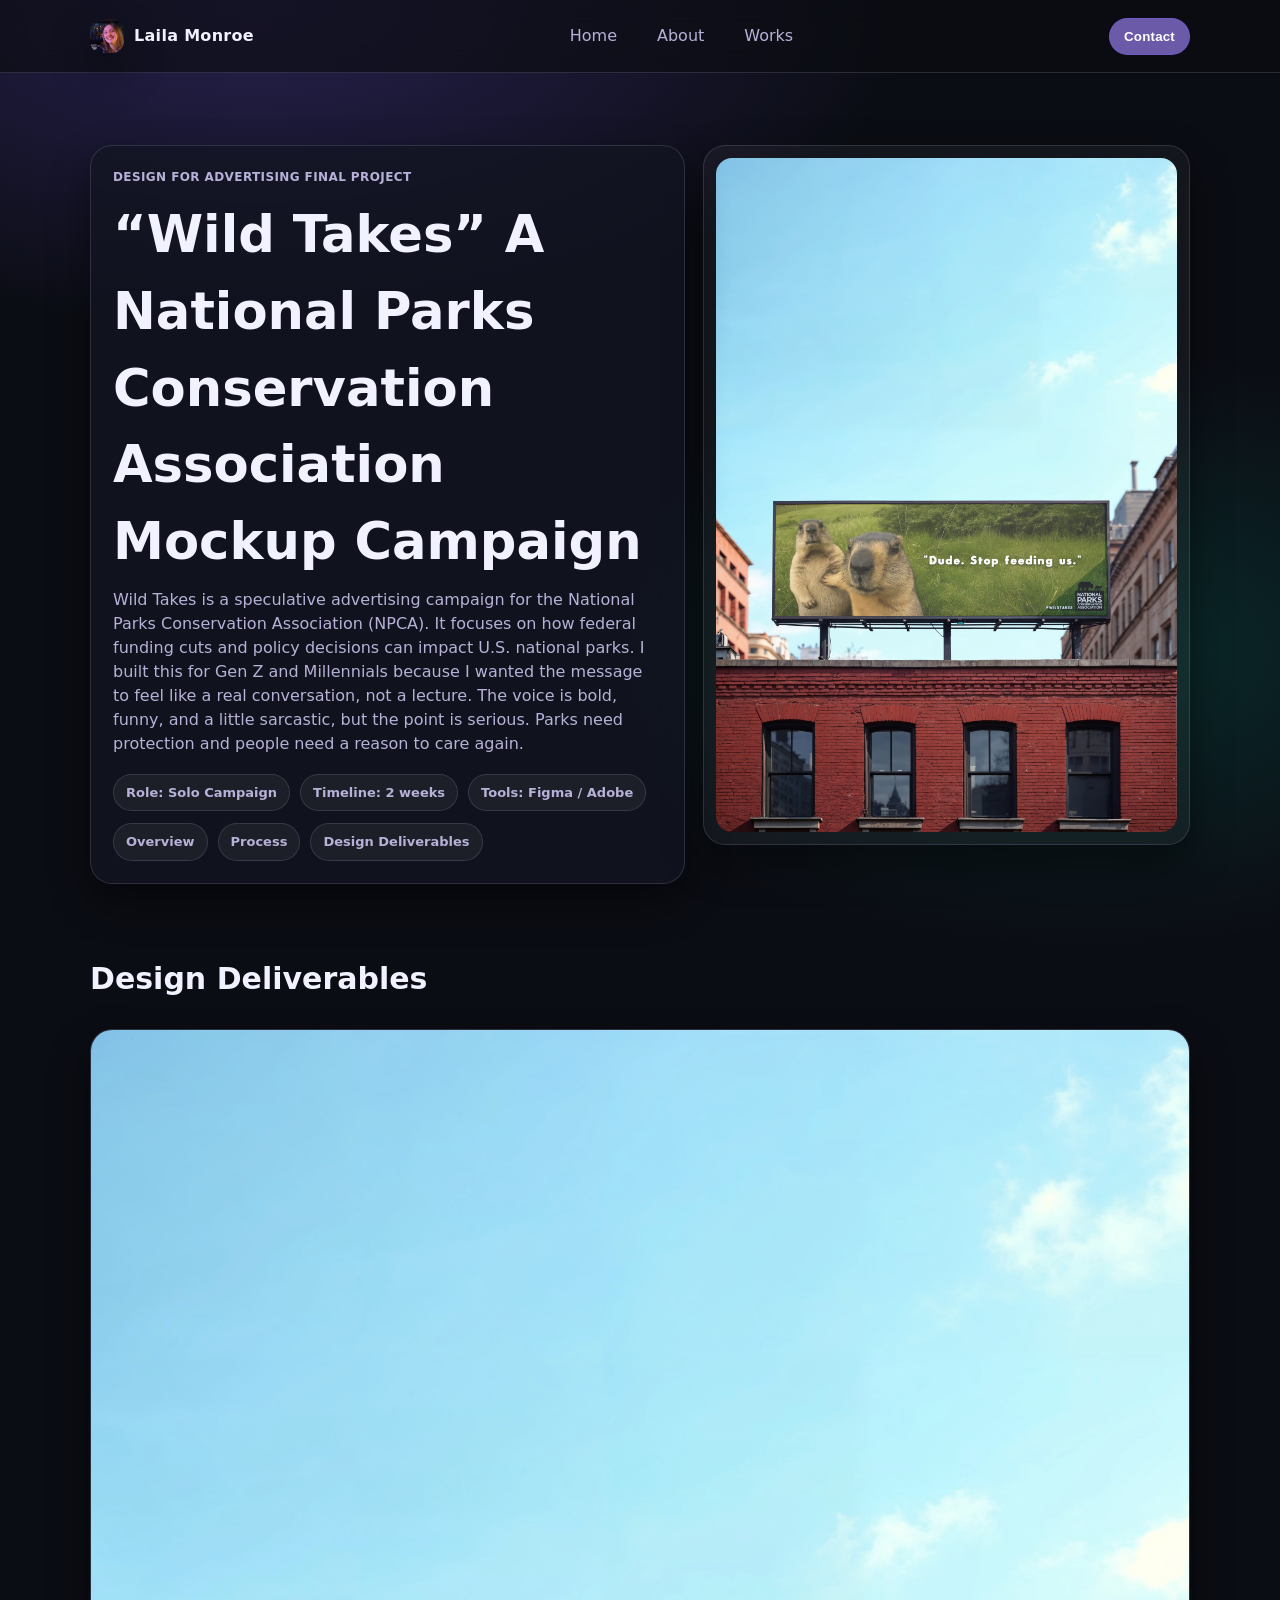
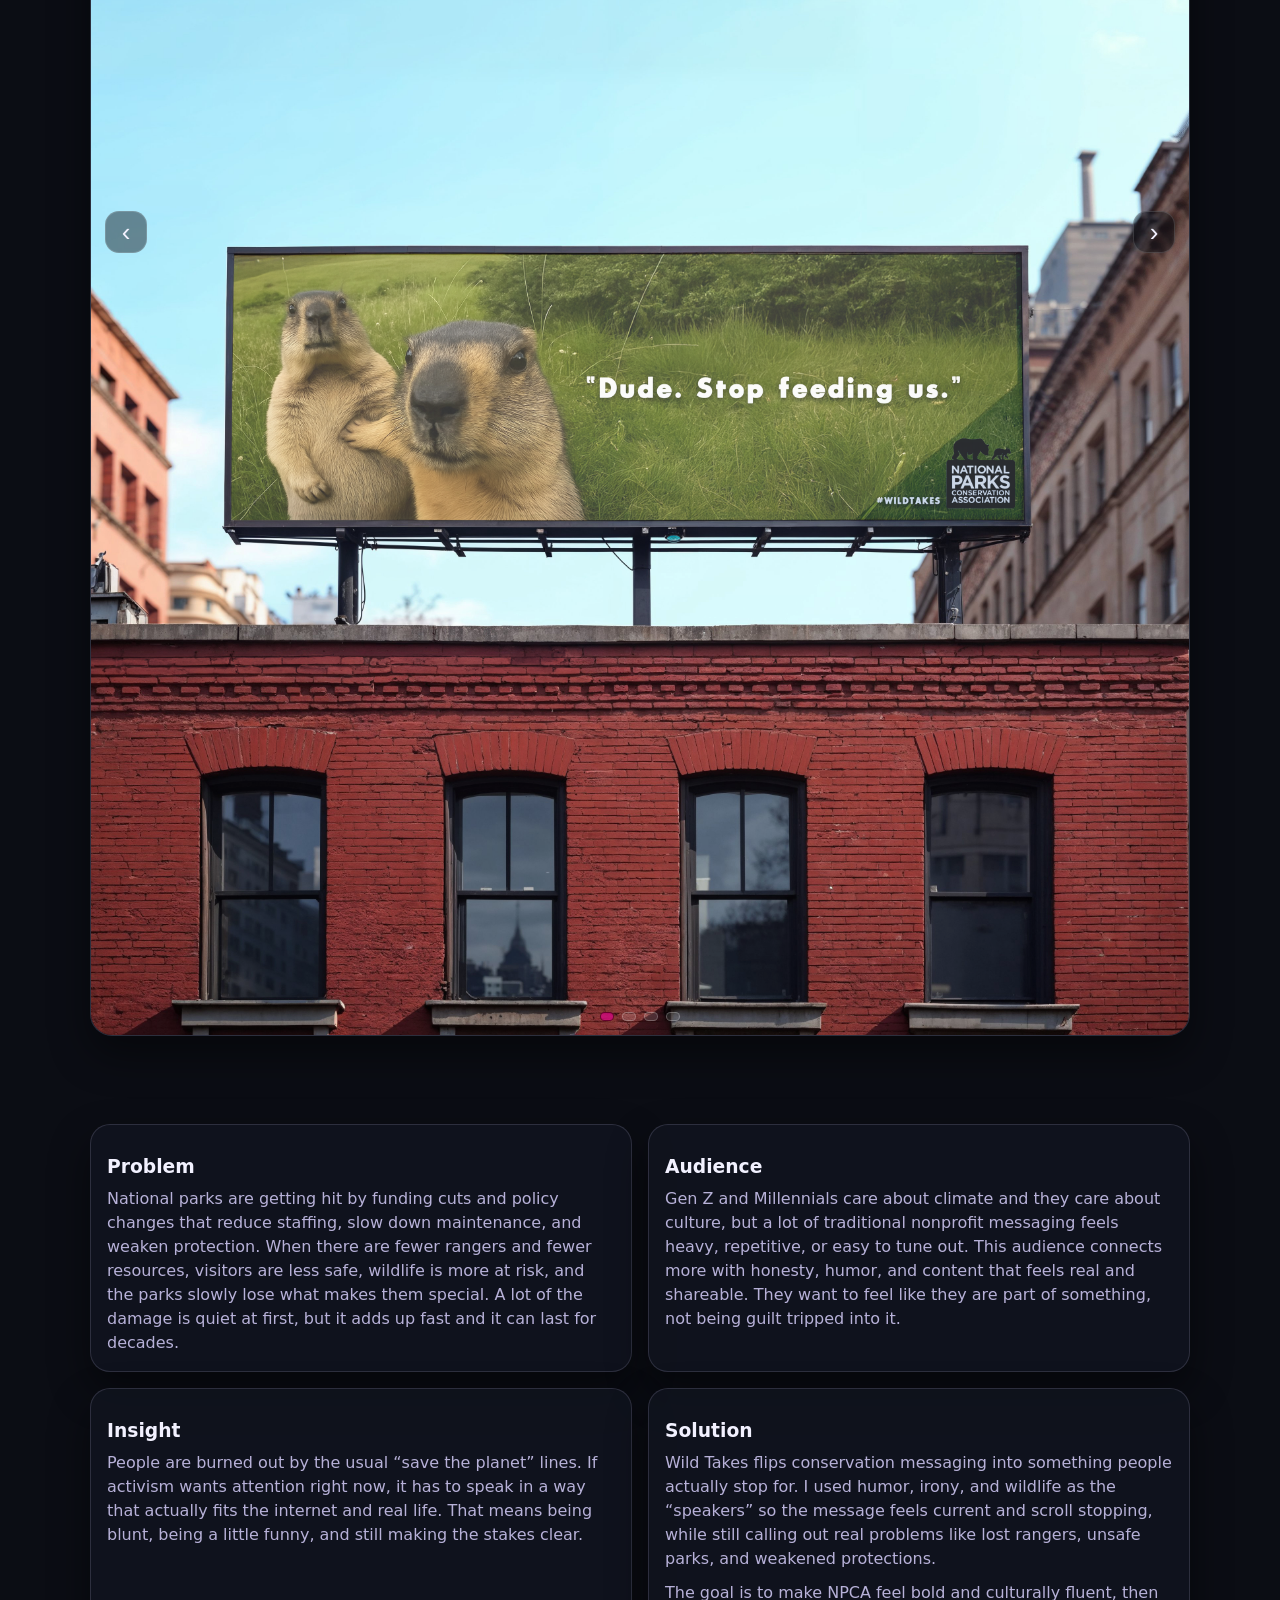
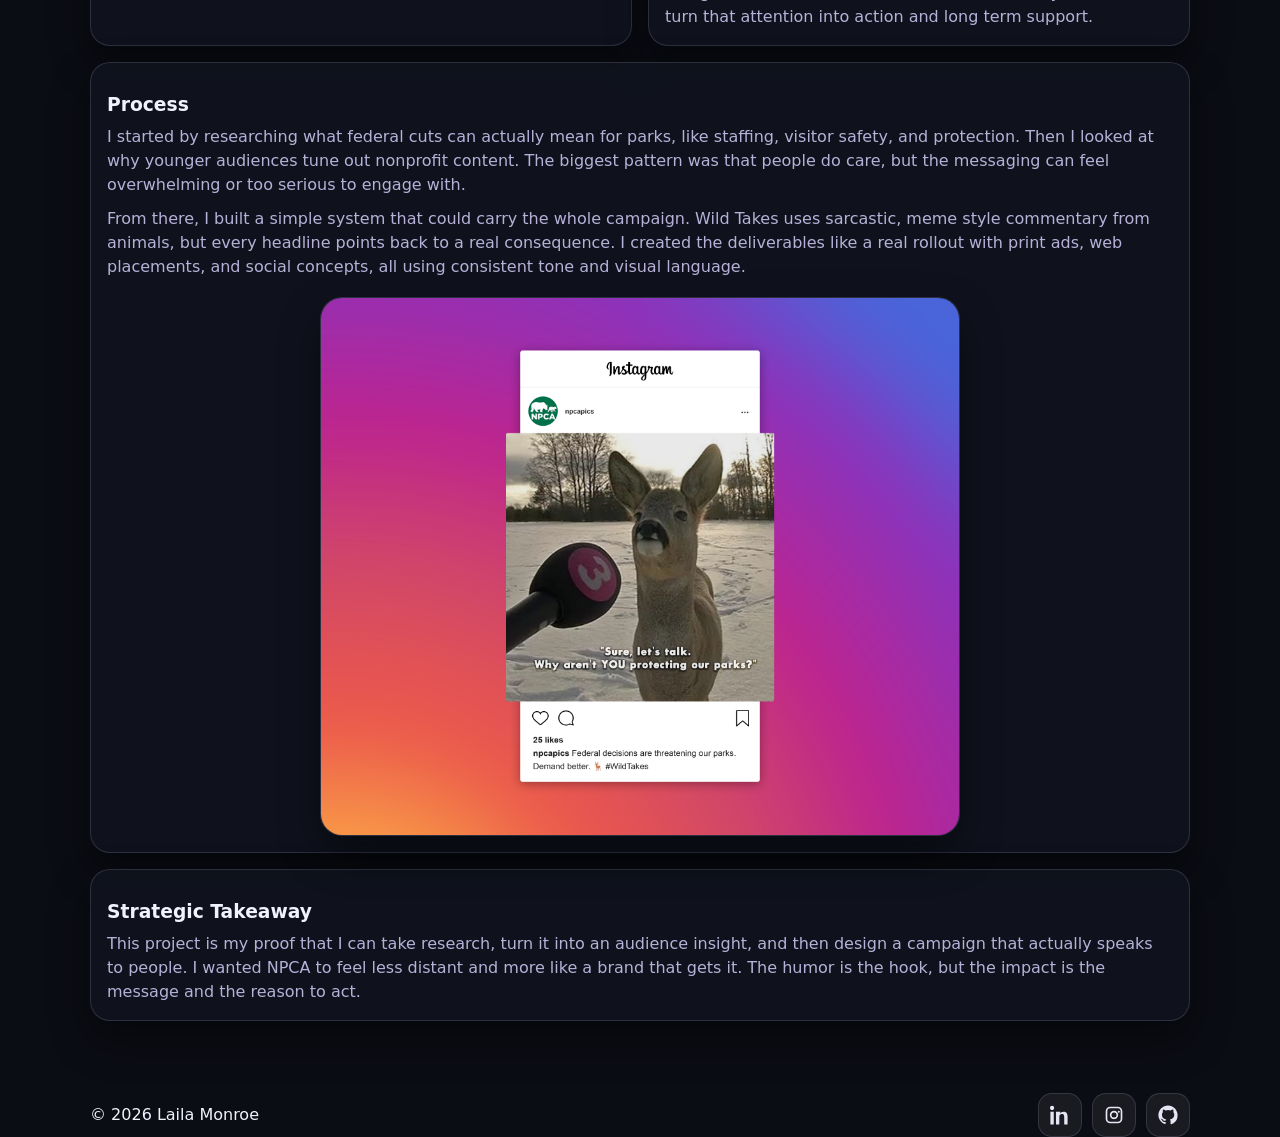
<file: projects/project-1.html>
<!doctype html>
<html lang="en">
<head>
  <meta charset="utf-8" />
  <meta name="viewport" content="width=device-width,initial-scale=1" />
  <title>Project 1 — Wild Takes</title>

  <link rel="stylesheet" href="../assets/css/styles.css" />
</head>

<body>

<header class="header">
  <div class="container navbar">
    <a class="brand" href="..//index.html">
      <span class="brand-badge" aria-hidden="true"></span>
      <span>Laila Monroe</span>
    </a>

    <div class="nav-links">
      <a data-nav href="..//index.html">Home</a>
      <a data-nav href="..//about.html">About</a>
      <a data-nav href="..//works.html">Works</a>
    </div>

    <div class="actions">
      <button class="btn primary" data-open-contact>Contact</button>
    </div>
  </div>
</header>

<main class="container section">

  <!-- HERO / INTRO -->
  <section class="hero">
    <div class="hero-card">
      <div class="kicker">Design for Advertising Final Project</div>
      <h1 style="margin-top:10px;">“Wild Takes” A National Parks Conservation Association Mockup Campaign</h1>

      <p class="lead">
        Wild Takes is a speculative advertising campaign for the National Parks Conservation Association (NPCA). It focuses on how
        federal funding cuts and policy decisions can impact U.S. national parks. I built this for Gen Z and Millennials because I
        wanted the message to feel like a real conversation, not a lecture. The voice is bold, funny, and a little sarcastic, but the
        point is serious. Parks need protection and people need a reason to care again.
      </p>

      <div class="pills">
        <span class="pill">Role: Solo Campaign</span>
        <span class="pill">Timeline: 2 weeks</span>
        <span class="pill">Tools: Figma / Adobe</span>
      </div>

      <div class="pills pills-links" style="margin-top:12px;">
        <a class="pill" href="#overview">Overview</a>
        <a class="pill" href="#process">Process</a>
        <a class="pill" href="#deliverables">Design Deliverables</a>
      </div>
    </div>

    <div class="hero-media">
      <img src="../assets/img/project-1/11631690.png" alt="Project hero mockup">
    </div>
  </section>

  <!-- DESIGN DELIVERABLES -->
  <div id="deliverables"></div>

  <section class="section">
    <div class="sectionTitle">
      <h2>Design Deliverables</h2>
    </div>

    <!-- PRINT ADS -->
    <div class="card deliverable-block">
      <div class="deliverable-head">
      
      </div>

      <div class="project-slider" data-project-slider>
        <figure class="project-slide active">
          <img src="../assets/img/project-1/11631690.png" alt="Wild Takes print ad">
          <figcaption class="project-caption left-pill">

            <div class="project-title">OOH BillBoard</div>
            <div class="project-sub">A humor driven OOH ad calling out inappropriate behavior in our National Parks.</div>
          </figcaption>
        </figure>

        <figure class="project-slide">
          <img src="../assets/img/project-1/npca-ad-2.png" alt="Wild Takes print ad variant">
           <figcaption class="project-caption left-pill">

            <div class="project-title">Print Ad</div>
            <div class="project-sub">Don't be rude, protect the parks.</div>
          </figcaption>
        </figure>

        <figure class="project-slide">
          <img src="../assets/img/project-1/laptop.png" alt="Wild Takes print ad variant">
           <figcaption class="project-caption left-pill">

            <div class="project-title">Website</div>
            <div class="project-sub">A landing page for the #WildTakes campaign on the NPCA website.</div>
          </figcaption>
        </figure>

        <figure class="project-slide">
          <img src="../assets/img/project-1/NPCA-ad-1.png" alt="Wild Takes print ad variant">
           <figcaption class="project-caption left-pill">

            <div class="project-title">Print Ad</div>
            <div class="project-sub">Funding Cuts = Less Workers = Unsafe Protection of National Park Land</div>
          </figcaption>
        </figure>

        <button class="project-arrow prev" data-prev aria-label="Previous">‹</button>
        <button class="project-arrow next" data-next aria-label="Next">›</button>
        <div class="project-dots" data-dots></div>
      </div>
    </div>
    
  </section>

  <!-- OVERVIEW -->
  <div id="overview"></div>

  <div class="grid" style="margin-top:16px;">
    <div class="card" style="grid-column: span 6;">
      <h3>Problem</h3>
      <p>
        National parks are getting hit by funding cuts and policy changes that reduce staffing, slow down maintenance,
        and weaken protection. When there are fewer rangers and fewer resources, visitors are less safe, wildlife is
        more at risk, and the parks slowly lose what makes them special. A lot of the damage is quiet at first, but it
        adds up fast and it can last for decades.
      </p>
    </div>

    <div class="card" style="grid-column: span 6;">
      <h3>Audience</h3>
      <p>
        Gen Z and Millennials care about climate and they care about culture, but a lot of traditional nonprofit messaging
        feels heavy, repetitive, or easy to tune out. This audience connects more with honesty, humor, and content that
        feels real and shareable. They want to feel like they are part of something, not being guilt tripped into it.
      </p>
    </div>

    <div class="card" style="grid-column: span 6;">
      <h3>Insight</h3>
      <p>
        People are burned out by the usual “save the planet” lines. If activism wants attention right now, it has to speak
        in a way that actually fits the internet and real life. That means being blunt, being a little funny, and still
        making the stakes clear.
      </p>
    </div>

    <div class="card" style="grid-column: span 6;">
      <h3>Solution</h3>
      <p>
        Wild Takes flips conservation messaging into something people actually stop for. I used humor, irony, and wildlife
        as the “speakers” so the message feels current and scroll stopping, while still calling out real problems like
        lost rangers, unsafe parks, and weakened protections.
      </p>
      <p>
        The goal is to make NPCA feel bold and culturally fluent, then turn that attention into action and long term support.
      </p>
    </div>

    <div class="card" id="process" style="grid-column: span 12;">
      <h3>Process</h3>
      <p>
        I started by researching what federal cuts can actually mean for parks, like staffing, visitor safety, and protection.
        Then I looked at why younger audiences tune out nonprofit content. The biggest pattern was that people do care, but
        the messaging can feel overwhelming or too serious to engage with.
      </p>
      <p>
        From there, I built a simple system that could carry the whole campaign. Wild Takes uses sarcastic, meme style
        commentary from animals, but every headline points back to a real consequence. I created the deliverables like a
        real rollout with print ads, web placements, and social concepts, all using consistent tone and visual language.
      </p>
        <div class="project-slider inline-md" data-project-slider>
        <figure class="project-slide active">
          <img src="../assets/img/project-1/npca-social-1.png" alt="Social post concept">
          <figcaption class="project-caption left-pill">

            <div class="project-title">Social Post Concept</div>
            <div class="project-sub">Meme forward, built to feel native to feeds</div>
          </figcaption>
        </figure>
      </div>
    </div>

    <div class="card" style="grid-column: span 12;">
      <h3>Strategic Takeaway</h3>
      <p>
        This project is my proof that I can take research, turn it into an audience insight, and then design a campaign that
        actually speaks to people. I wanted NPCA to feel less distant and more like a brand that gets it. The humor is the
        hook, but the impact is the message and the reason to act.
      </p>
    </div>
  </div>

</main>

<footer class="footer-inner">
  <div class="container footer-inner">
    <div>© <span id="year"></span> Laila Monroe</div>

    <div class="social">
      <a class="social-link" href="https://www.linkedin.com/in/lailamonroe" target="_blank" rel="noopener" aria-label="LinkedIn">
        <svg viewBox="0 0 24 24" aria-hidden="true">
          <path d="M4.98 3.5C4.98 4.88 3.87 6 2.5 6S0 4.88 0 3.5 1.12 1 2.5 1s2.48 1.12 2.48 2.5ZM.5 23.5h4V7.98h-4V23.5ZM8.5 7.98h3.84v2.12h.05c.54-1.02 1.86-2.1 3.83-2.1 4.1 0 4.86 2.7 4.86 6.2v9.3h-4v-8.25c0-1.97-.04-4.5-2.74-4.5-2.74 0-3.16 2.14-3.16 4.36v8.39h-4V7.98Z"/>
        </svg>
      </a>

      <a class="social-link" href="https://www.instagram.com/artxxlai" target="_blank" rel="noopener" aria-label="Instagram">
        <svg viewBox="0 0 24 24" aria-hidden="true">
          <path d="M7.5 2h9A5.5 5.5 0 0 1 22 7.5v9A5.5 5.5 0 0 1 16.5 22h-9A5.5 5.5 0 0 1 2 16.5v-9A5.5 5.5 0 0 1 7.5 2Zm0 2A3.5 3.5 0 0 0 4 7.5v9A3.5 3.5 0 0 0 7.5 20h9a3.5 3.5 0 0 0 3.5-3.5v-9A3.5 3.5 0 0 0 16.5 4h-9ZM12 7a5 5 0 1 1 0 10 5 5 0 0 1 0-10Zm0 2a3 3 0 1 0 0 6 3 3 0 0 0 0-6Zm5.75-2.25a1.25 1.25 0 1 1 0 2.5 1.25 1.25 0 0 1 0-2.5Z"/>
        </svg>
      </a>

      <a class="social-link" href="https://github.com/lailamonroe" target="_blank" rel="noopener" aria-label="GitHub">
        <svg viewBox="0 0 24 24" aria-hidden="true">
          <path d="M12 .5C5.73.5.5 5.73.5 12c0 5.08 3.29 9.39 7.86 10.91.58.1.79-.25.79-.56v-2.02c-3.2.7-3.88-1.37-3.88-1.37-.53-1.35-1.29-1.71-1.29-1.71-1.06-.72.08-.71.08-.71 1.17.08 1.78 1.2 1.78 1.2 1.04 1.78 2.73 1.27 3.4.97.1-.75.41-1.27.74-1.56-2.55-.29-5.23-1.27-5.23-5.67 0-1.25.45-2.27 1.19-3.07-.12-.29-.52-1.46.11-3.05 0 0 .97-.31 3.18 1.17a11.07 11.07 0 0 1 5.79 0c2.2-1.48 3.18-1.17 3.18-1.17.63 1.59.23 2.76.11 3.05.74.8 1.19 1.82 1.19 3.07 0 4.41-2.69 5.38-5.25 5.66.42.36.8 1.08.8 2.18v3.24c0 .31.21.67.8.56A11.52 11.52 0 0 0 23.5 12C23.5 5.73 18.27.5 12 .5Z"/>
        </svg>
      </a>
    </div>
  </div>
</footer>

<!-- Contact modal -->
<div class="modal-backdrop" data-modal-backdrop>
  <div class="modal" role="dialog" aria-modal="true" aria-label="Contact form">
    <div class="modal-header">
      <h2>Contact Me</h2>
      <button class="close-btn" data-close-contact>Close</button>
    </div>
    <form class="form" action="#" method="post">
      <input class="input" type="text" name="name" placeholder="Your name" required />
      <input class="input" type="email" name="email" placeholder="Your email" required />
      <textarea class="input" name="message" placeholder="What do you want to make together?" required></textarea>
      <button class="btn primary" type="submit">Send</button>
      <div class="small">Under Construction... Will work soon.</div>
    </form>
  </div>
</div>

<script src="../assets/js/main.js"></script>

<script>
  document.getElementById("year").textContent = new Date().getFullYear();

  (function(){
    const sliders = Array.from(document.querySelectorAll('[data-project-slider]'));

    sliders.forEach((slider) => {
      const slides = Array.from(slider.querySelectorAll('.project-slide'));
      const prevBtn = slider.querySelector('[data-prev]');
      const nextBtn = slider.querySelector('[data-next]');
      const dotsWrap = slider.querySelector('[data-dots]');

      let index = 0;
      let timer = null;

      function show(i){
        if (!slides.length) return;

        slides[index].classList.remove('active');
        if (dotsWrap && dotsWrap.children[index]) dotsWrap.children[index].classList.remove('active');

        index = (i + slides.length) % slides.length;

        slides[index].classList.add('active');
        if (dotsWrap && dotsWrap.children[index]) dotsWrap.children[index].classList.add('active');
      }

      function start(){
        stop();
        if (slides.length <= 1) return;
        timer = setInterval(() => show(index + 1), 4200);
      }

      function stop(){
        if (timer) clearInterval(timer);
        timer = null;
      }

      if (dotsWrap && slides.length){
        dotsWrap.innerHTML = '';
        slides.forEach((_, i) => {
          const b = document.createElement('button');
          b.type = 'button';
          b.className = 'project-dot' + (i === 0 ? ' active' : '');
          b.setAttribute('aria-label', `Go to slide ${i + 1}`);
          b.addEventListener('click', () => { show(i); start(); });
          dotsWrap.appendChild(b);
        });
      }

      prevBtn && prevBtn.addEventListener('click', () => { show(index - 1); start(); });
      nextBtn && nextBtn.addEventListener('click', () => { show(index + 1); start(); });

      slider.addEventListener('mouseenter', stop);
      slider.addEventListener('mouseleave', start);

      slides[0] && slides[0].classList.add('active');
      start();
    });
  })();
</script>

</body>
</html>
</file>
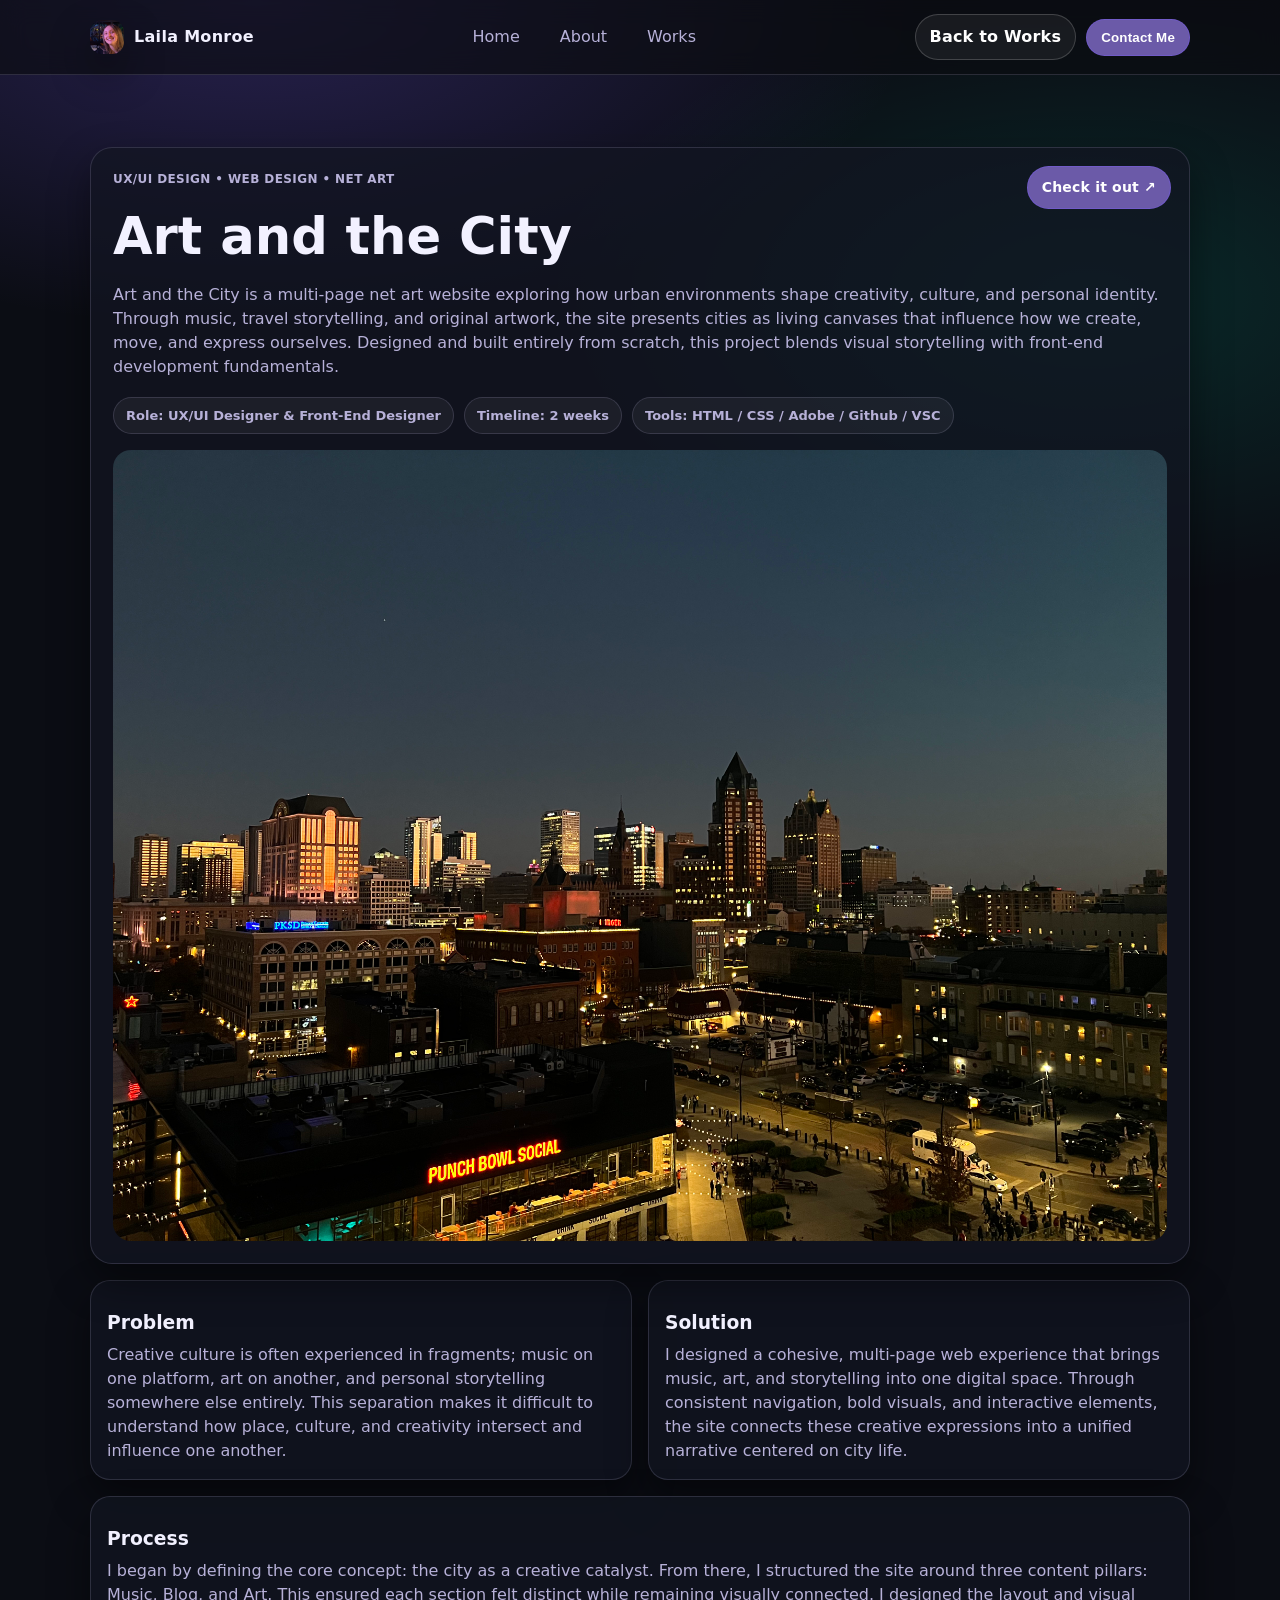
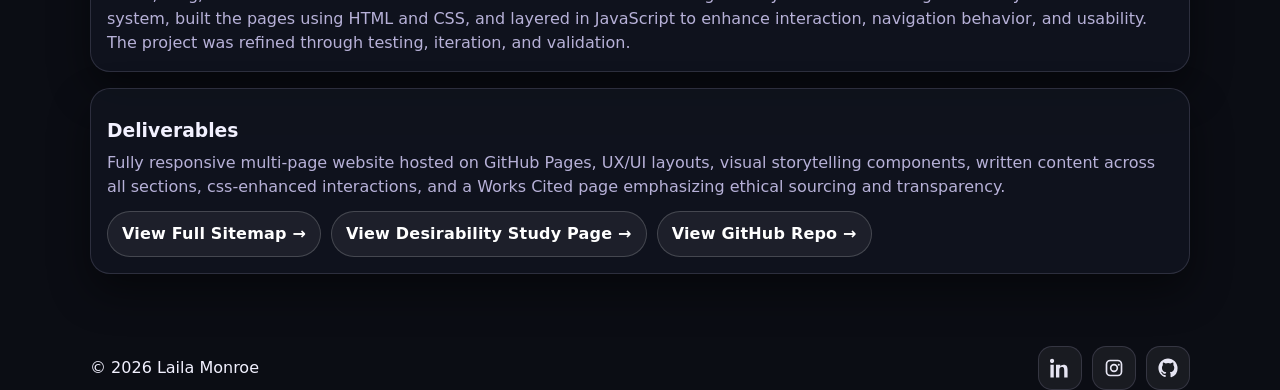
<file: projects/project-2.html>
<!doctype html>
<html lang="en">
<head>
  <meta charset="utf-8" />
  <meta name="viewport" content="width=device-width,initial-scale=1" />
  <title>Art and the City — Laila Monroe</title>
  <link rel="stylesheet" href="../assets/css/styles.css" />
</head>
<body>

<header class="header">
  <div class="container">
    <nav class="navbar">
      <a class="brand" href="..//index.html">
        <span class="brand-badge"></span>
        <span>Laila Monroe</span>
      </a>
      <div class="nav-links">
        <a data-nav href="..//index.html">Home</a>
        <a data-nav href="..//about.html">About</a>
        <a data-nav href="..//works.html">Works</a>
        
      </div>
      <div class="actions">
        <a class="btn" href="../works.html">Back to Works</a>
        <button class="btn primary" data-open-contact>Contact Me</button>
      </div>
    </nav>
  </div>
</header>

<main>
  <section class="section">
    <div class="container">
      <div class="hero-card">

            <a
              href="https://lailamonroe.github.io/monroe-final/"
              target="_blank"
              rel="noopener"
              class="btn primary project-float-link"
            >
              Check it out ↗
            </a>

            <div class="kicker">UX/UI Design • Web Design • Net Art</div>
            <h1 style="margin-top:10px;">Art and the City</h1>

        <p class="lead">
          Art and the City is a multi-page net art website exploring how urban environments shape creativity, culture,
          and personal identity. Through music, travel storytelling, and original artwork, the site presents cities as
          living canvases that influence how we create, move, and express ourselves. Designed and built entirely from
          scratch, this project blends visual storytelling with front-end development fundamentals.
        </p>

        <div class="pills">
          <span class="pill">Role: UX/UI Designer & Front-End Designer</span>
          <span class="pill">Timeline: 2 weeks</span>
          <span class="pill">Tools: HTML / CSS / Adobe / Github / VSC</span>
        </div>

        <div style="margin-top:16px;">
          <img src="../assets/img/about/IMG_0089.jpeg" alt="Art and the City website hero preview" />
        </div>
      </div>

      <div class="grid" style="margin-top:16px;">
        <div class="card" style="grid-column: span 6;">
          <h3>Problem</h3>
          <p>
            Creative culture is often experienced in fragments; music on one platform, art on another, and personal
            storytelling somewhere else entirely. This separation makes it difficult to understand how place, culture,
            and creativity intersect and influence one another.
          </p>
        </div>

        <div class="card" style="grid-column: span 6;">
          <h3>Solution</h3>
          <p>
            I designed a cohesive, multi-page web experience that brings music, art, and storytelling into one digital
            space. Through consistent navigation, bold visuals, and interactive elements, the site connects these
            creative expressions into a unified narrative centered on city life.
          </p>
        </div>

        <div class="card" style="grid-column: span 12;">
          <h3>Process</h3>
          <p>
            I began by defining the core concept: the city as a creative catalyst. From there, I structured the site
            around three content pillars: Music, Blog, and Art. This ensured each section felt distinct while remaining
            visually connected. I designed the layout and visual system, built the pages using HTML and CSS, and layered
            in JavaScript to enhance interaction, navigation behavior, and usability. The project was refined through
            testing, iteration, and validation.
          </p>
        </div>

        <div class="card" style="grid-column: span 12;">
          <h3>Deliverables</h3>
          <p>
            Fully responsive multi-page website hosted on GitHub Pages, UX/UI layouts, visual storytelling components,
            written content across all sections, css-enhanced interactions, and a Works Cited page emphasizing
            ethical sourcing and transparency.
          </p>
          <div class="deliverablesLinks">
            <a class="btn" href="https://www.figma.com/board/90wAXwwlEDZW4bCLtE2fNy/Final--Web-Design-Sitemap?node-id=2-1510&t=PFiUZeTJ4oVpC5f3-1" target="_blank" rel="noopener">
              View Full Sitemap →
            </a>

            <a class="btn" href="https://docs.google.com/spreadsheets/d/1rZF-aW1XZPLj7UeTlvRlqmXdTUrfLPT0HbIRFLt8A4w/edit?usp=sharing" target="_blank" rel="noopener">
              View Desirability Study Page →
            </a>

            <a class="btn" href="https://github.com/lailamonroe/monroe-final" target="_blank" rel="noopener">
              View GitHub Repo →
            </a>
          </div>


        </div>
      </div>
    </div>
  </section>
</main>

<footer class="footer-inner">
  <div class="container footer-inner">
    <div>© <span id="year"></span> Laila Monroe</div>

    <div class="social">
      <a class="social-link" href="https://www.linkedin.com/in/lailamonroe" target="_blank" rel="noopener" aria-label="LinkedIn">
        <!-- LinkedIn icon -->
        <svg viewBox="0 0 24 24" aria-hidden="true">
          <path d="M4.98 3.5C4.98 4.88 3.87 6 2.5 6S0 4.88 0 3.5 1.12 1 2.5 1s2.48 1.12 2.48 2.5ZM.5 23.5h4V7.98h-4V23.5ZM8.5 7.98h3.84v2.12h.05c.54-1.02 1.86-2.1 3.83-2.1 4.1 0 4.86 2.7 4.86 6.2v9.3h-4v-8.25c0-1.97-.04-4.5-2.74-4.5-2.74 0-3.16 2.14-3.16 4.36v8.39h-4V7.98Z"/>
        </svg>
      </a>

      <a class="social-link" href="https://www.instagram.com/artxxlai" target="_blank" rel="noopener" aria-label="Instagram">
        <!-- Instagram icon -->
        <svg viewBox="0 0 24 24" aria-hidden="true">
          <path d="M7.5 2h9A5.5 5.5 0 0 1 22 7.5v9A5.5 5.5 0 0 1 16.5 22h-9A5.5 5.5 0 0 1 2 16.5v-9A5.5 5.5 0 0 1 7.5 2Zm0 2A3.5 3.5 0 0 0 4 7.5v9A3.5 3.5 0 0 0 7.5 20h9a3.5 3.5 0 0 0 3.5-3.5v-9A3.5 3.5 0 0 0 16.5 4h-9ZM12 7a5 5 0 1 1 0 10 5 5 0 0 1 0-10Zm0 2a3 3 0 1 0 0 6 3 3 0 0 0 0-6Zm5.75-2.25a1.25 1.25 0 1 1 0 2.5 1.25 1.25 0 0 1 0-2.5Z"/>
        </svg>
      </a>

      <a class="social-link" href="https://github.com/lailamonroe" target="_blank" rel="noopener" aria-label="GitHub">
        <!-- GitHub icon -->
        <svg viewBox="0 0 24 24" aria-hidden="true">
          <path d="M12 .5C5.73.5.5 5.73.5 12c0 5.08 3.29 9.39 7.86 10.91.58.1.79-.25.79-.56v-2.02c-3.2.7-3.88-1.37-3.88-1.37-.53-1.35-1.29-1.71-1.29-1.71-1.06-.72.08-.71.08-.71 1.17.08 1.78 1.2 1.78 1.2 1.04 1.78 2.73 1.27 3.4.97.1-.75.41-1.27.74-1.56-2.55-.29-5.23-1.27-5.23-5.67 0-1.25.45-2.27 1.19-3.07-.12-.29-.52-1.46.11-3.05 0 0 .97-.31 3.18 1.17a11.07 11.07 0 0 1 5.79 0c2.2-1.48 3.18-1.17 3.18-1.17.63 1.59.23 2.76.11 3.05.74.8 1.19 1.82 1.19 3.07 0 4.41-2.69 5.38-5.25 5.66.42.36.8 1.08.8 2.18v3.24c0 .31.21.67.8.56A11.52 11.52 0 0 0 23.5 12C23.5 5.73 18.27.5 12 .5Z"/>
        </svg>
      </a>

    </div>
  </div>
</footer>

<div class="modal-backdrop" data-modal-backdrop>
  <div class="modal" role="dialog" aria-modal="true" aria-label="Contact form">
    <div class="modal-header">
      <h2>Contact Me</h2>
      <button class="close-btn" data-close-contact>Close</button>
    </div>
    <form class="form" action="https://formspree.io/f/YOUR_FORM_ID" method="POST">
      <input class="input" name="name" placeholder="Your name" required />
      <input class="input" type="email" name="email" placeholder="Your email" required />
      <textarea class="input" name="message" placeholder="What do you want to make together?" required></textarea>
      <button class="btn primary" type="submit">Send</button>
<div class="small">Under Construction... Will work soon.</div>    </form>
  </div>
</div>

<script src="../assets/js/main.js"></script>
<script>
  document.getElementById("year").textContent = new Date().getFullYear();
</script>

</body>
</html>
</file>
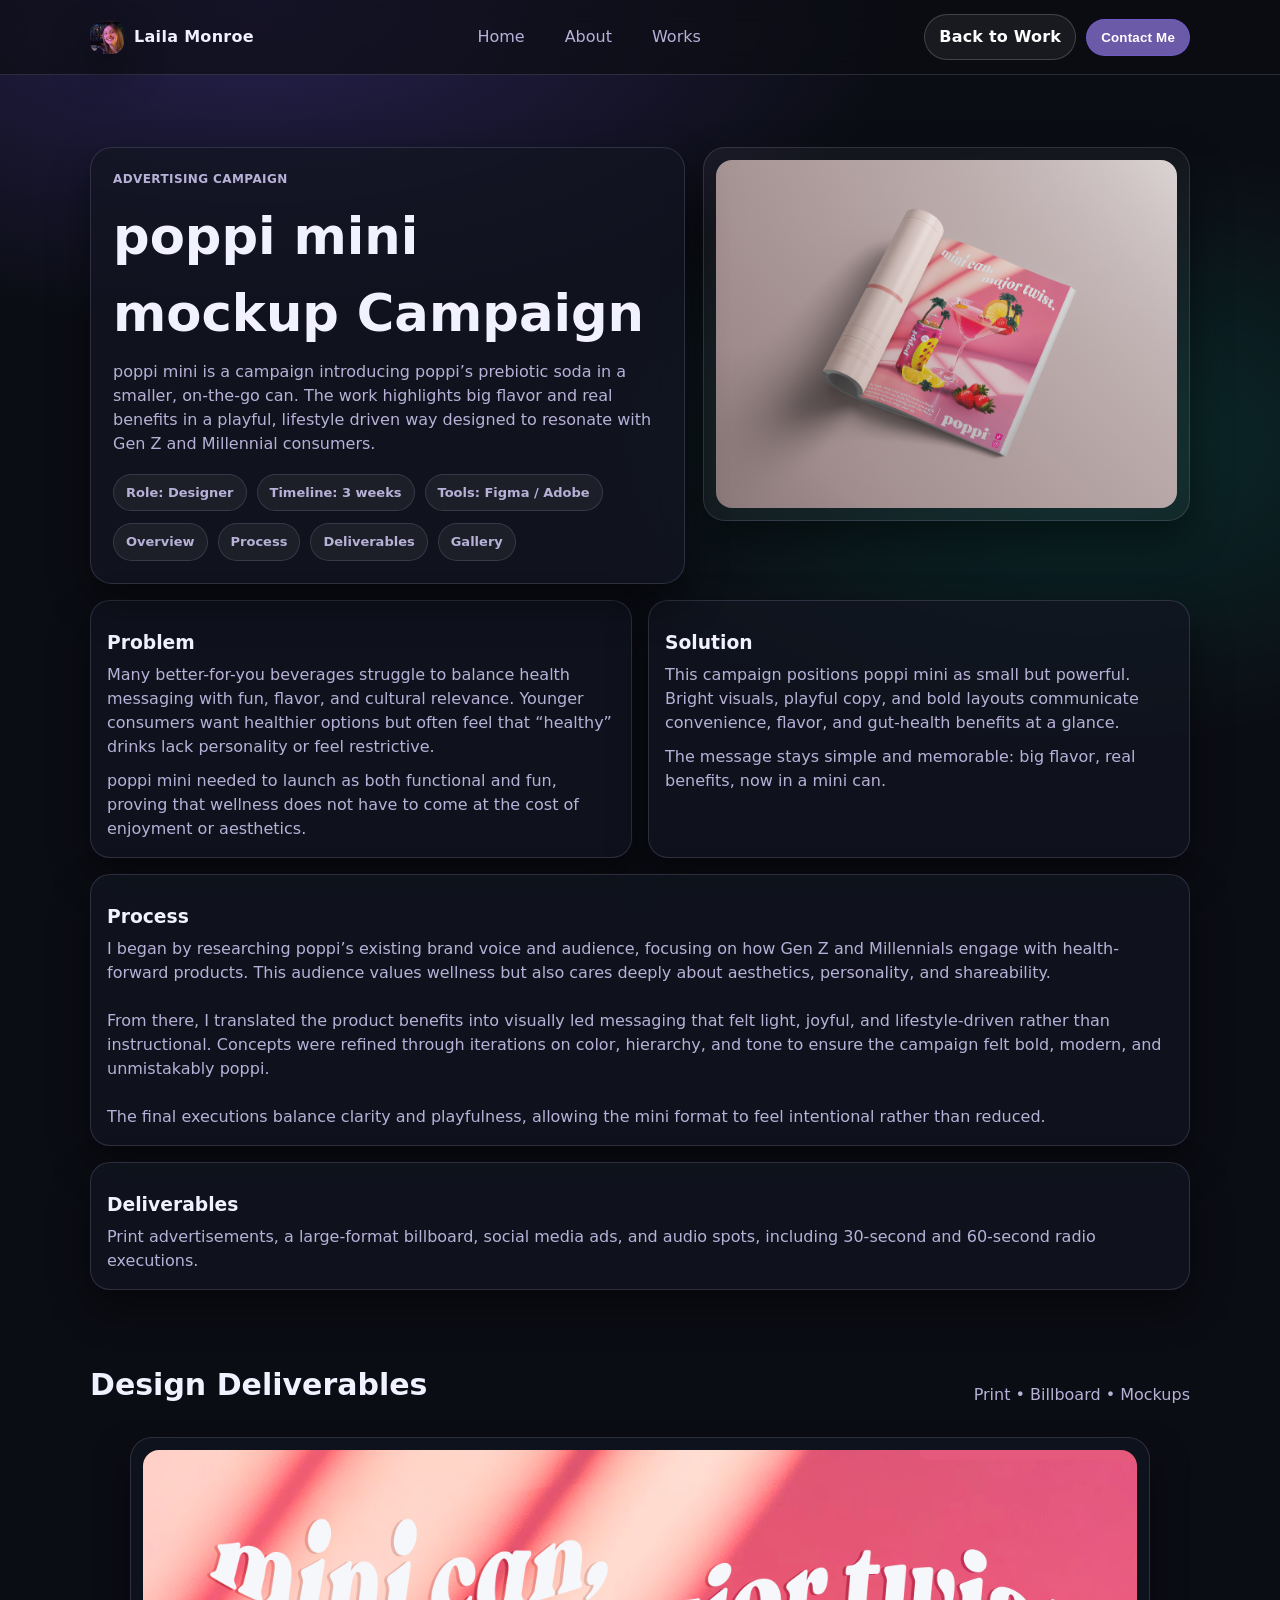
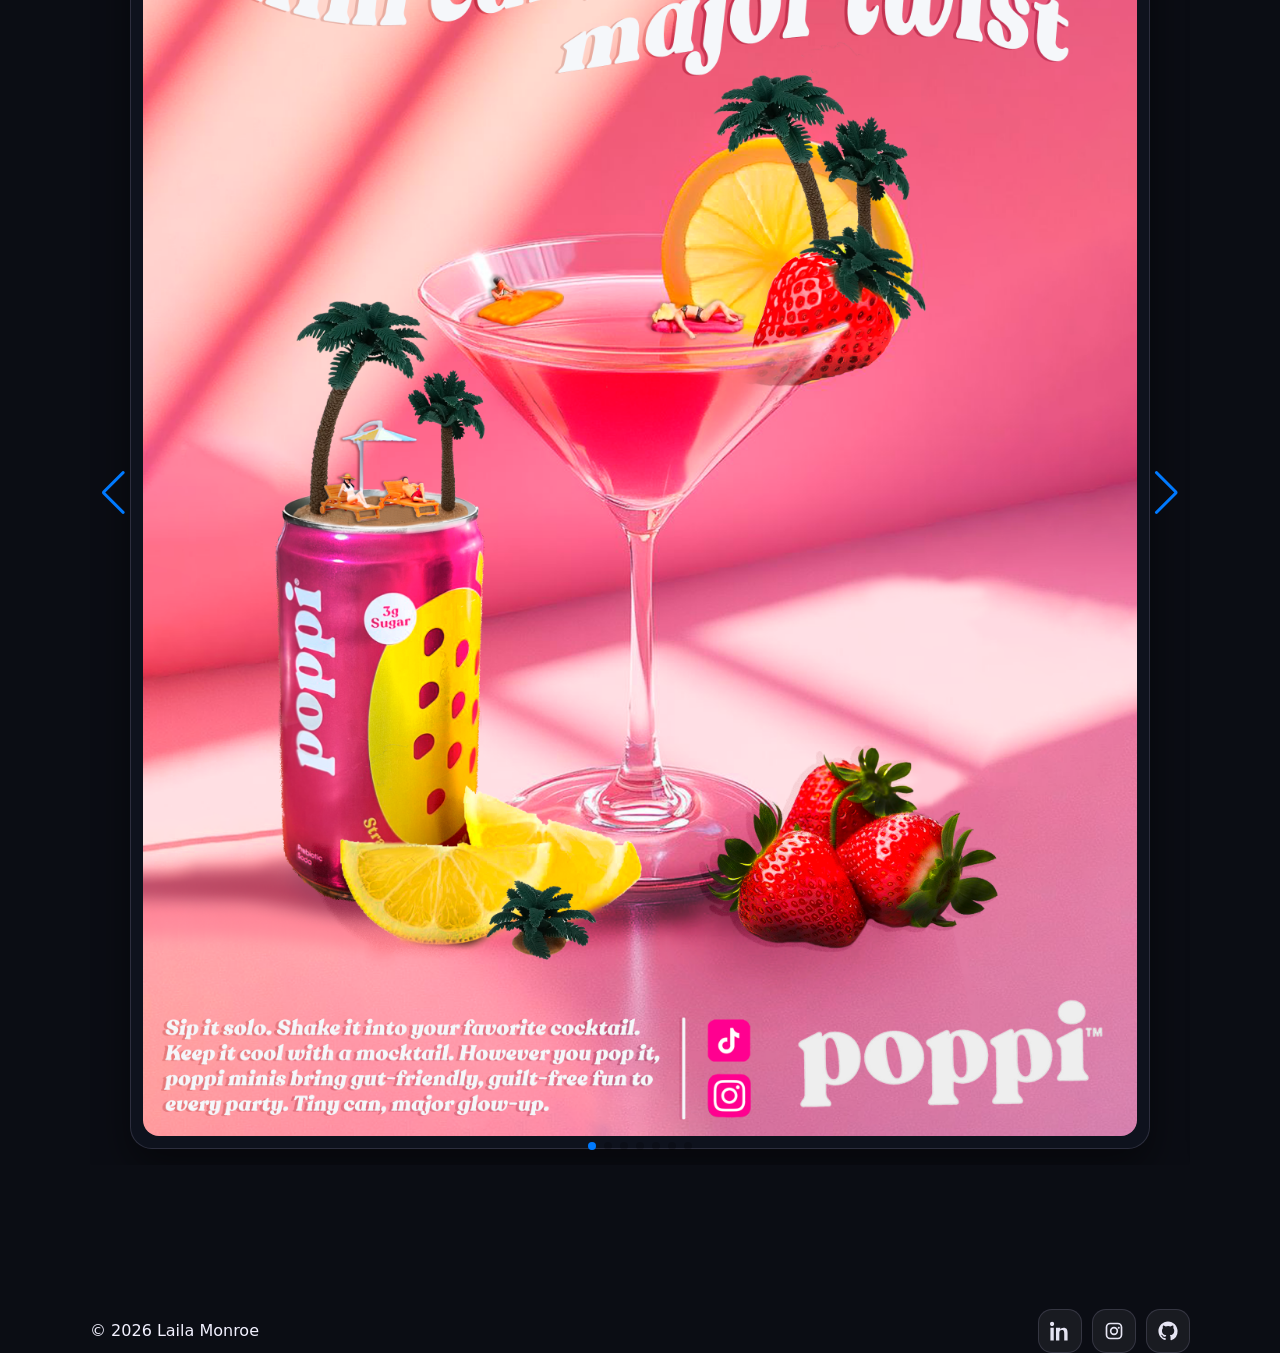
<file: projects/project-3.html>
<!doctype html>
<html lang="en">
<head>
  <meta charset="utf-8" />
  <meta name="viewport" content="width=device-width,initial-scale=1" />
  <title>poppi mini — Laila Monroe</title>

  <link rel="stylesheet" href="https://cdn.jsdelivr.net/npm/swiper@11/swiper-bundle.min.css">

  <link rel="stylesheet" href="../assets/css/styles.css" />
</head>
<body>

<header class="header">
  <div class="container navbar">
    <a class="brand" href="..//index.html">
      <span class="brand-badge" aria-hidden="true"></span>
      <span>Laila Monroe</span>
    </a>

    <div class="nav-links">
        <a data-nav href="..//index.html">Home</a>
        <a data-nav href="..//about.html">About</a>
        <a data-nav href="..//works.html">Works</a>
        
      </div>

    <div class="actions">
      <a class="btn" href="../work.html">Back to Work</a>
      <button class="btn primary" data-open-contact>Contact Me</button>
    </div>
  </div>
</header>

<main class="container section">

  <!-- HERO  -->
  <section class="hero">
    <div class="hero-card">
      <div class="kicker">Advertising Campaign</div>
      <h1 style="margin-top:10px;">poppi mini mockup Campaign</h1>

      <p class="lead">
        poppi mini is a campaign introducing poppi’s prebiotic soda in a smaller, on-the-go can.
        The work highlights big flavor and real benefits in a playful, lifestyle driven way designed
        to resonate with Gen Z and Millennial consumers.
      </p>

      <div class="pills">
        <span class="pill">Role: Designer</span>
        <span class="pill">Timeline: 3 weeks</span>
        <span class="pill">Tools: Figma / Adobe</span>
      </div>

      <div class="pills pills-links" style="margin-top:12px;">
        <a class="pill" href="#overview">Overview</a>
        <a class="pill" href="#process">Process</a>
        <a class="pill" href="#deliverables">Deliverables</a>
        <a class="pill" href="#gallery">Gallery</a>
      </div>
    </div>

    <div class="hero-media">
      <img src="../assets/img/project-3/mag.png" alt="poppi mini campaign hero image" />
    </div>
  </section>
 
  <div id="overview"></div>

  <div class="grid" style="margin-top:16px;">
    <div class="card" style="grid-column: span 6;">
      <h3>Problem</h3>
      <p>
        Many better-for-you beverages struggle to balance health messaging with fun, flavor,
        and cultural relevance. Younger consumers want healthier options but often feel that
        “healthy” drinks lack personality or feel restrictive.
      </p>
      <p>
        poppi mini needed to launch as both functional and fun, proving that wellness does not
        have to come at the cost of enjoyment or aesthetics.
      </p>
    </div>

    <div class="card" style="grid-column: span 6;">
      <h3>Solution</h3>
      <p>
        This campaign positions poppi mini as small but powerful. Bright visuals, playful copy,
        and bold layouts communicate convenience, flavor, and gut-health benefits at a glance.
      </p>
      <p>
        The message stays simple and memorable: big flavor, real benefits, now in a mini can.
      </p>
    </div>

    <div class="card" id="process" style="grid-column: span 12;">
      <h3>Process</h3>
      <p>
        I began by researching poppi’s existing brand voice and audience, focusing on how Gen Z
        and Millennials engage with health-forward products. This audience values wellness but
        also cares deeply about aesthetics, personality, and shareability.
        <br><br>
        From there, I translated the product benefits into visually led messaging that felt light,
        joyful, and lifestyle-driven rather than instructional. Concepts were refined through
        iterations on color, hierarchy, and tone to ensure the campaign felt bold, modern, and
        unmistakably poppi.
        <br><br>
        The final executions balance clarity and playfulness, allowing the mini format to feel
        intentional rather than reduced.
      </p>
    </div>

    <div class="card" id="deliverables" style="grid-column: span 12;">
      <h3>Deliverables</h3>
      <p>
        Print advertisements, a large-format billboard, social media ads, and audio spots,
        including 30-second and 60-second radio executions.
      </p>
    </div>
  </div>

  <!-- GALLERY -->
  <section class="section" id="gallery">
    <div class="sectionTitle">
      <h2>Design Deliverables</h2>
      <p>Print • Billboard • Mockups</p>
    </div>

    <div class="swiper magazineSwiper" aria-label="Poppi deliverables slider">
      <div class="swiper-wrapper">

        <div class="swiper-slide">
          <figure class="mag-slide">
            <img src="../assets/img/project-3/POPPI%20AD%20PRINT%201.png" alt="Poppi mini print ad — your gut’s new BFF" loading="lazy" />
          </figure>
        </div>

        <div class="swiper-slide">
          <figure class="mag-slide">
            <img src="../assets/img/project-3/POPPI%20AD%20PRINT%202.png" alt="Poppi mini print ad — mini can, major twist" loading="lazy" />
          </figure>
        </div>

        <div class="swiper-slide">
          <figure class="mag-slide">
            <img src="../assets/img/project-3/Poppi%20Print%20Ad%202.png" alt="Poppi mini print ad — big can for mom, mini can for me" loading="lazy" />
          </figure>
        </div>

        <div class="swiper-slide">
          <figure class="mag-slide">
            <img src="../assets/img/project-3/poppi-billboard.png" alt="Poppi mini billboard mockup" loading="lazy" />
          </figure>
        </div>

        <div class="swiper-slide">
          <figure class="mag-slide">
            <img src="../assets/img/project-3/mag.png" alt="Poppi mini magazine placement mockup" loading="lazy" />
          </figure>
        </div>

        <div class="swiper-slide">
          <figure class="mag-slide">
            <img src="../assets/img/project-3/poppi%20mini%20cooler.png" alt="Poppi mini cooler mockup (open)" loading="lazy" />
          </figure>
        </div>

        <div class="swiper-slide">
          <figure class="mag-slide">
            <img src="../assets/img/project-3/cooler%20product.png" alt="Poppi mini cooler mockup (closed)" loading="lazy" />
          </figure>
        </div>

      </div>

      <div class="swiper-button-prev" aria-label="Previous"></div>
      <div class="swiper-button-next" aria-label="Next"></div>
      <div class="swiper-pagination" aria-label="Slider pagination"></div>
    </div>
  </section>

</main>

<footer class="footer-inner">
  <div class="container footer-inner">
    <div>© <span id="year"></span> Laila Monroe</div>

    <div class="social">
      <a class="social-link" href="https://www.linkedin.com/in/lailamonroe" target="_blank" rel="noopener" aria-label="LinkedIn">
       
        <svg viewBox="0 0 24 24" aria-hidden="true">
          <path d="M4.98 3.5C4.98 4.88 3.87 6 2.5 6S0 4.88 0 3.5 1.12 1 2.5 1s2.48 1.12 2.48 2.5ZM.5 23.5h4V7.98h-4V23.5ZM8.5 7.98h3.84v2.12h.05c.54-1.02 1.86-2.1 3.83-2.1 4.1 0 4.86 2.7 4.86 6.2v9.3h-4v-8.25c0-1.97-.04-4.5-2.74-4.5-2.74 0-3.16 2.14-3.16 4.36v8.39h-4V7.98Z"/>
        </svg>
      </a>

      <a class="social-link" href="https://www.instagram.com/artxxlai" target="_blank" rel="noopener" aria-label="Instagram">
       
        <svg viewBox="0 0 24 24" aria-hidden="true">
          <path d="M7.5 2h9A5.5 5.5 0 0 1 22 7.5v9A5.5 5.5 0 0 1 16.5 22h-9A5.5 5.5 0 0 1 2 16.5v-9A5.5 5.5 0 0 1 7.5 2Zm0 2A3.5 3.5 0 0 0 4 7.5v9A3.5 3.5 0 0 0 7.5 20h9a3.5 3.5 0 0 0 3.5-3.5v-9A3.5 3.5 0 0 0 16.5 4h-9ZM12 7a5 5 0 1 1 0 10 5 5 0 0 1 0-10Zm0 2a3 3 0 1 0 0 6 3 3 0 0 0 0-6Zm5.75-2.25a1.25 1.25 0 1 1 0 2.5 1.25 1.25 0 0 1 0-2.5Z"/>
        </svg>
      </a>

      <a class="social-link" href="https://github.com/lailamonroe" target="_blank" rel="noopener" aria-label="GitHub">
   
        <svg viewBox="0 0 24 24" aria-hidden="true">
          <path d="M12 .5C5.73.5.5 5.73.5 12c0 5.08 3.29 9.39 7.86 10.91.58.1.79-.25.79-.56v-2.02c-3.2.7-3.88-1.37-3.88-1.37-.53-1.35-1.29-1.71-1.29-1.71-1.06-.72.08-.71.08-.71 1.17.08 1.78 1.2 1.78 1.2 1.04 1.78 2.73 1.27 3.4.97.1-.75.41-1.27.74-1.56-2.55-.29-5.23-1.27-5.23-5.67 0-1.25.45-2.27 1.19-3.07-.12-.29-.52-1.46.11-3.05 0 0 .97-.31 3.18 1.17a11.07 11.07 0 0 1 5.79 0c2.2-1.48 3.18-1.17 3.18-1.17.63 1.59.23 2.76.11 3.05.74.8 1.19 1.82 1.19 3.07 0 4.41-2.69 5.38-5.25 5.66.42.36.8 1.08.8 2.18v3.24c0 .31.21.67.8.56A11.52 11.52 0 0 0 23.5 12C23.5 5.73 18.27.5 12 .5Z"/>
        </svg>
      </a>
    </div>
  </div>
</footer>


<div class="modal-backdrop" data-modal-backdrop>
  <div class="modal" role="dialog" aria-modal="true" aria-label="Contact form">
    <div class="modal-header">
      <h2>Contact Me</h2>
      <button class="close-btn" data-close-contact>Close</button>
    </div>
    <form class="form" action="https://formspree.io/f/YOUR_FORM_ID" method="POST">
      <input class="input" name="name" placeholder="Your name" required />
      <input class="input" type="email" name="email" placeholder="Your email" required />
      <textarea class="input" name="message" placeholder="What do you want to make together?" required></textarea>
      <button class="btn primary" type="submit">Send</button>
<div class="small">Under Construction... Will work soon.</div>    </form>
  </div>
</div>

<script src="../assets/js/main.js"></script>


<script src="https://cdn.jsdelivr.net/npm/swiper@11/swiper-bundle.min.js"></script>

<script>
 
  const magazineSwiper = new Swiper(".magazineSwiper", {
    slidesPerView: 1,
    spaceBetween: 0,
    centeredSlides: false,
    loop: true,
    speed: 450,
    grabCursor: true,
    keyboard: { enabled: true },
    navigation: {
      nextEl: ".magazineSwiper .swiper-button-next",
      prevEl: ".magazineSwiper .swiper-button-prev",
    },
    pagination: {
      el: ".magazineSwiper .swiper-pagination",
      clickable: true,
    }
  });

  document.getElementById("year").textContent = new Date().getFullYear();
</script>

</body>
</html>
</file>
<file: assets/css/styles.css>
/* =========================
   1) THEME
========================= */
:root{
  --bg:#0b0d14;          
  --card:#14172a;        
  --text:#f2f1ff;       
  --muted:#b7b1d8;       
  --accent:#6b5aa8;     
  --accent-pink:#c26aa7; 
  --accent-orange:#d98b5f; 
  --border:rgba(183,177,216,.18);
  --shadow: 0 18px 40px rgba(0,0,0,.45);
  --container: 1100px;
  --radius-sm: 14px;
  --radius-md: 20px;
  --radius-lg: 22px;
}


/* =========================
   2) BASE / RESET
========================= */
*{ box-sizing:border-box; }
html,body{ margin:0; padding:0; }

body{
  font-family: ui-sans-serif, system-ui, -apple-system, Segoe UI, Roboto, Arial, "Apple Color Emoji","Segoe UI Emoji";
  background:
    radial-gradient(1200px 600px at 20% 0%, rgba(124,92,255,.25), transparent 55%),
    radial-gradient(900px 500px at 85% 15%, rgba(0,255,200,.12), transparent 60%),
    var(--bg);
  color:var(--text);
  line-height:1.5;
}

a{ color:inherit; text-decoration:none; }
img{ max-width:100%; display:block; border-radius:18px; }

.small{
  color: var(--muted);
  font-size: 13px;
  line-height: 1.4;
}

/* =========================
   3) LAYOUT
========================= */
.container{ width:min(var(--container), 92%); margin:0 auto; }
.section{ padding:72px 0; }

/* =========================
   3.1) GLOBAL HERO + GRID
========================= */
.hero{
  display:grid;
  grid-template-columns: 1.1fr .9fr;
  gap: 18px;
  align-items: start;
}

.hero-card{
  background: rgba(18,22,34,.72);
  border: 1px solid var(--border);
  border-radius: var(--radius-lg);
  padding: 22px;
  box-shadow: var(--shadow);
}

.hero-media{
  border-radius: var(--radius-lg);
  overflow:hidden;
  border: 1px solid var(--border);
  background: rgba(255,255,255,.04);
  box-shadow: var(--shadow);
  padding: 12px;
}

.hero-media img{
  border-radius: 16px;
}

.grid{
  display:grid;
  grid-template-columns: repeat(12, 1fr);
  gap: 16px;
  align-items: stretch;
}

/* default card span for grids */
.grid > .card,
.grid > a.card{
  grid-column: span 4;
}

@media (max-width: 980px){
  .hero{ grid-template-columns: 1fr; }
  .grid > .card,
  .grid > a.card{ grid-column: span 6; }
}

@media (max-width: 620px){
  .grid > .card,
  .grid > a.card{ grid-column: span 12; }
}

.sectionTitle{
  display:flex;
  align-items:flex-end;
  justify-content:space-between;
  gap: 16px;
  margin-bottom: 14px;
}

.sectionTitle h2{ margin: 0; }
.sectionTitle p{
  margin: 0;
  color: var(--muted);
}

/* =========================
   4) HEADER / NAV
========================= */
.header{
  position: sticky;
  top:0;
  z-index:50;
  backdrop-filter: blur(12px);
  background: rgba(11,13,18,.65);
  border-bottom: 1px solid var(--border);
}

.navbar{
  display:flex;
  align-items:center;
  justify-content:space-between;
  gap:16px;
  padding:14px 0;
}

.brand{
  display:flex;
  align-items:center;
  gap:10px;
  font-weight:700;
  letter-spacing:.3px;
}

.brand-badge{
  width:34px;
  height:34px;
  border-radius:12px;

  background-image: url("../img/about/IMG_5942.jpeg");
  background-size: cover;
  background-position: center;
  background-repeat: no-repeat;

  box-shadow: var(--shadow);
}

.nav-links{
  display:flex;
  align-items:center;
  gap:16px;
}

.nav-links a{
  padding:10px 12px;
  border-radius:12px;
  color: var(--muted);
}

.nav-links a:hover{
  background: rgba(255,255,255,.06);
  color: var(--text);
}

.nav-links a.active{
  color: var(--text);
  background: rgba(124,92,255,.14);
  border:1px solid rgba(124,92,255,.22);
}

.actions{
  display:flex;
  align-items:center;
  gap:10px;
}

/* =========================
   5) BUTTONS
========================= */
.btn{
  display:inline-flex;
  align-items:center;
  justify-content:center;
  padding:10px 14px;
  border-radius: var(--radius-sm);
  border:1px solid var(--border);
  background: rgba(255,255,255,.06);
  color: var(--text);
  cursor:pointer;
  font-weight:600;
  transition: transform .2s ease, background .2s ease, filter .2s ease;
}
.btn:hover{
  transform: translateY(-1px);
  background: rgba(255,255,255,.09);
}

.btn.primary{
  border-color: rgba(124,92,255,.35);
  background: var(--accent);
}
.btn.primary:hover{ filter: brightness(1.05); }

/* =========================
   6) TYPOGRAPHY
========================= */
.kicker{
  color: var(--muted);
  font-weight:600;
  letter-spacing:.4px;
  text-transform: uppercase;
  font-size:12px;
}

h1{
  font-size: clamp(34px, 4vw, 54px);
  margin:10px 0 8px;
}

h2{
  font-size: clamp(22px, 2.6vw, 30px);
  margin: 8px 0 0;
}

h3{
  margin: 12px 0 6px;
}

.lead{
  color: var(--muted);
  font-size:16px;
  margin:0 0 18px;
}

/* =========================
   7) CARDS / STACKS
========================= */
.card{
  background: rgba(18,22,34,.7);
  border: 1px solid var(--border);
  border-radius: var(--radius-md);
  padding:16px;
  box-shadow: var(--shadow);
}

a.card{
  display:block;
  transition: transform .2s ease, background .2s ease, border-color .2s ease;
}
a.card:hover{
  transform: translateY(-2px);
  background: rgba(18,22,34,.82);
  border-color: rgba(124,92,255,.25);
}

.card p{
  color: var(--muted);
  margin: 0 0 10px;
}
.card p:last-child{ margin-bottom: 0; }

.stack{
  display:grid;
  gap:16px;
}

.card--prose p{
  margin:0 0 12px;
  color: var(--muted);
}
.card--prose p:last-child{ margin-bottom:0; }
.card--prose h3{ margin:6px 0 10px; }

.card--prose::after{
  content:"";
  display:block;
  clear:both;
}

/* =========================
   7.1) META TAGS
========================= */
.meta{
  display:flex;
  flex-wrap:wrap;
  gap:8px;
  margin-top: 10px;
}

.tag{
  padding: 7px 10px;
  border-radius: 999px;
  border: 1px solid var(--border);
  background: rgba(255,255,255,.05);
  color: var(--muted);
  font-weight: 700;
  font-size: 12px;
  letter-spacing: .2px;
}

/* =========================
   8) PILLS
========================= */
.pills{
  display:flex;
  flex-wrap:wrap;
  gap:10px;
  margin-top:16px;
  border-color: var(--accent-pink);
  color: var(--accent-pink);
}

.pill{
  padding:8px 12px;
  border-radius:999px;
  border:1px solid var(--border);
  background: rgba(255,255,255,.05);
  color: var(--muted);
  font-weight:600;
  font-size:13px;
}

/* optional: pills used as links */
.pills-links .pill{
  display:inline-flex;
  align-items:center;
  justify-content:center;
  cursor:pointer;
  transition: transform .2s ease, background .2s ease, border-color .2s ease;
}
.pills-links .pill:hover{
  transform: translateY(-1px);
  background: rgba(124,92,255,.14);
  border-color: rgba(124,92,255,.22);
  color: var(--text);
}

/* =========================
   8.1) SWIPER / SLIDERS 
========================= */
.swiper{
  width: 100%;
}

.mag-slide{
  background: rgba(18,22,34,.65);
  border: 1px solid var(--border);
  border-radius: var(--radius-lg);
  padding: 12px;
  box-shadow: var(--shadow);
}

.mag-slide img{
  width: 100%;
  height: auto;
  border-radius: 16px;
}

/* =========================
   9) FOOTER + SOCIAL
========================= */
.footer{
  padding: 28px 0;
  border-top: 1px solid var(--border);
  color: var(--muted);
}

.footer-inner{
  display:flex;
  align-items:center;
  justify-content:space-between;
  gap:16px;
}

.social{
  display:flex;
  align-items:center;
  gap:10px;
}

.social-link{
  width:44px;
  height:44px;
  min-width:44px;
  min-height:44px;
  border-radius: var(--radius-sm);
  display:grid;
  place-items:center;
  border:1px solid var(--border);
  background: rgba(255,255,255,.06);
  overflow:hidden;
  transition: transform .2s ease, background .2s ease, border-color .2s ease;
}
.social-link:hover{
  transform: translateY(-2px);
  background: rgba(124,92,255,.18);
  border-color: rgba(124,92,255,.45);
}

.social-link svg{
  width:20px !important;
  height:20px !important;
  max-width:20px;
  max-height:20px;
  fill: currentColor;
  opacity:.95;
  flex-shrink:0;
}

/* =========================
   10) MODAL + FORM
========================= */
.modal-backdrop{
  position:fixed;
  inset:0;
  display:none;
  place-items:center;
  padding:18px;
  background: rgba(0,0,0,.6);
}

.modal{
  width: min(620px, 96%);
  background: rgba(18,22,34,.95);
  border: 1px solid var(--border);
  border-radius: var(--radius-lg);
  padding:18px;
  box-shadow: var(--shadow);
}

.modal-header{
  display:flex;
  justify-content:space-between;
  align-items:center;
  gap:12px;
  margin-bottom:10px;
}

.close-btn{
  border:1px solid var(--border);
  background: rgba(255,255,255,.06);
  border-radius: var(--radius-sm);
  padding:10px 12px;
  cursor:pointer;
  color: var(--text);
}

.form{ display:grid; gap:12px; }

.input{
  width:100%;
  padding:12px 14px;
  border-radius: var(--radius-sm);
  border:1px solid var(--border);
  background: rgba(255,255,255,.06);
  color: var(--text);
  outline:none;
}
.input::placeholder{ color: rgba(170,178,213,.75); }

.input:focus{
  border-color: rgba(124,92,255,.45);
  box-shadow: 0 0 0 3px rgba(124,92,255,.18);
}

textarea.input{
  min-height: 120px;
  resize: vertical;
}

/* =========================
   11) ABOUT PAGE
========================= */
.about-header{
  display: grid;
  grid-template-columns: 1.25fr 0.75fr;
  gap: 24px;
  align-items: center;
  margin-bottom: 16px;
}
.about-header .about-photo{ justify-self: end; }

.about-photo{
  width: 240px;
  aspect-ratio: 1 / 1.15;
  border-radius: 22px;
  overflow:hidden;
  border: 1px solid var(--border);
  background: rgba(255,255,255,.04);
  box-shadow: var(--shadow);
}
.about-photo img{
  width: 100%;
  height: 100%;
  object-fit: cover;
  border-radius: 0;
}

/* About layout */
.about-layout{
  display:grid;
  grid-template-columns: 1.15fr .85fr;
  gap:16px;
  align-items:start;
}

.tool-list{
  margin:10px 0 0;
  padding-left:18px;
  color: var(--muted);
}
.tool-list li{ margin:8px 0; }

/* =========================
   ABOUT — LIFE HERO SLIDER
========================= */
.life-hero{ margin-top: 16px; }

.life-hero-slider{
  position: relative;
  width: 100%;
  border-radius: 22px;
  overflow: hidden;
  border: 1px solid var(--border);
  background: rgba(18,22,34,.6);
  box-shadow: var(--shadow);
  line-height: 0;
}

.life-slide{
  position: absolute;
  inset: 0;
  margin: 0;
  opacity: 0;
  transition: opacity .7s ease;
}
.life-slide.active{
  opacity: 1;
  position: relative;
}

.life-slide img{
  width: 100%;
  height: clamp(280px, 42vw, 520px);
  object-fit: cover;
  object-position: center;
  display: block;
  border-radius: 0;
}

.life-caption{
  position: absolute;
  left: 16px;
  right: 16px;
  bottom: 16px;
  padding: 12px 14px;
  border-radius: 16px;
  border: 1px solid rgba(255,255,255,.14);
  background: rgba(11,13,18,.62);
  backdrop-filter: blur(10px);
  line-height: 1.25;
}
.life-title{
  font-weight: 800;
  letter-spacing: .2px;
  font-size: 16px;
}
.life-sub{
  margin-top: 4px;
  color: var(--muted);
  font-size: 13px;
}

.life-arrow{
  position: absolute;
  top: 50%;
  transform: translateY(-50%);
  width: 42px;
  height: 42px;
  border-radius: 14px;
  border: 1px solid rgba(255,255,255,.14);
  background: rgba(11,13,18,.45);
  color: var(--text);
  display: grid;
  place-items: center;
  cursor: pointer;
  line-height: 1;
  font-size: 26px;
}
.life-arrow:hover{ background: rgba(11,13,18,.65); }
.life-arrow.prev{ left: 14px; }
.life-arrow.next{ right: 14px; }

.life-dots{
  position: absolute;
  left: 50%;
  bottom: 14px;
  transform: translateX(-50%);
  display: flex;
  gap: 8px;
}
.life-dot{
  width: 9px;
  height: 9px;
  border-radius: 999px;
  border: 1px solid rgba(255,255,255,.24);
  background: rgba(255,255,255,.12);
  cursor: pointer;
}
.life-dot.active{
  background: rgba(124,92,255,.9);
  border-color: rgba(124,92,255,.9);
}

@media (max-width: 520px){
  .life-caption{
    left: 12px;
    right: 12px;
    bottom: 36px;
  }
}

/* =========================
   ABOUT — MINI SLIDER (WRAPS TEXT)
========================= */
.mini-slider{
  position: relative;
  overflow: hidden;
  border-radius: 60px;
  border: 0px solid var(--border);
  background: rgba(255,255,255,.04);
  box-shadow: var(--shadow);
  line-height: 0;
}

.mini-track{
  position: relative;
  width: 100%;
}

.mini-slide{
  position: absolute;
  inset: 0;
  margin: 0;
  opacity: 0;
  transition: opacity .5s ease;
}
.mini-slide.active{
  opacity: 1;
  position: relative;
}

.mini-slide img{
  width: 100%;
  height: 100%;
  object-fit: cover;
  border-radius: 0;
}

/* caption */
.mini-cap{
  position: absolute;
  left: 10px;
  right: 10px;
  bottom: 10px;
  padding: 8px 10px;
  border-radius: 12px;
  border: 0px solid rgba(255,255,255,.14);
  background: rgba(11,13,18,.62);
  backdrop-filter: blur(10px);
  color: var(--text);
  font-size: 12px;
  line-height: 1.25;
}

/* arrows */
.mini-arrow{
  position: absolute;
  top: 50%;
  transform: translateY(-50%);
  width: 32px;
  height: 32px;
  border-radius: 12px;
  border: 1px solid rgba(255,255,255,.14);
  background: rgba(11,13,18,.45);
  color: var(--text);
  display: grid;
  place-items: center;
  cursor: pointer;
  line-height: 1;
  font-size: 20px;
}
.mini-arrow.prev{ left: 8px; }
.mini-arrow.next{ right: 8px; }
.mini-arrow:hover{ background: rgba(11,13,18,.65); }

.mini-dots{
  position: absolute;
  left: 50%;
  bottom: 10px;
  transform: translateX(-50%);
  display: flex;
  gap: 7px;
}
.mini-dot{
  width: 8px;
  height: 8px;
  border-radius: 999px;
  border: 1px solid rgba(255,255,255,.24);
  background: rgba(255,255,255,.12);
  cursor: pointer;
}
.mini-dot.active{
  background: rgba(124,92,255,.9);
  border-color: rgba(124,92,255,.9);
}

/* FLOAT WRAP VERSION */
.mini-slider--float{
  float: right;
  width: 220px;         
  aspect-ratio: 1 / 1;  
  margin: 6px 0 12px 14px;
}

@media (max-width: 700px){
  .mini-slider--float{
    float: none;
    width: 100%;
    margin: 12px 0;
  }
}

/* =========================
   ABOUT — REAL MAP EMBED
========================= */
.map-card{
  position: relative;
  width: 100%;
  height: 190px;
  margin-top: 12px;
  border-radius: 18px;
  overflow: hidden;
  border: 1px solid var(--border);
  background: rgba(18,22,34,.75);
  box-shadow: var(--shadow);
}

.map-iframe{
  width: 100%;
  height: 100%;
  border: 0;
  display: block;
}

.map-card .map-iframe{
  filter: saturate(.9) contrast(1.05);
}

.map-label{
  position: absolute;
  left: 12px;
  bottom: 12px;
  padding: 10px 12px;
  border-radius: 14px;
  border: 1px solid rgba(255,255,255,.14);
  background: rgba(11,13,18,.62);
  backdrop-filter: blur(10px);
  color: var(--text);
  font-weight: 800;
  letter-spacing: .2px;
}

.map-pin{
  position:absolute;
  left: 58%;
  top: 45%;
  width: 14px;
  height: 14px;
  border-radius: 999px;
  background: var(--accent);
  box-shadow: 0 0 0 7px rgba(124,92,255,.22);
}
.map-pin::after{
  content:"";
  position:absolute;
  left:50%;
  top:100%;
  transform:translateX(-50%);
  width:0; height:0;
  border-left:7px solid transparent;
  border-right:7px solid transparent;
  border-top:10px solid var(--accent);
}

/* =========================
   12) RESPONSIVE
========================= */
@media (max-width: 900px){
  .about-layout{ grid-template-columns: 1fr; }

  .about-header{ grid-template-columns: 1fr; }
  .about-header .about-photo{ justify-self: start; }

  .footer-inner{
    flex-direction: column;
    align-items: flex-start;
  }
}

/* =========================
   PROJECT FLOAT BUTTON (HERO)
========================= */
.hero-card{
  position: relative;
}

.project-float-link{
  position: absolute;
  top: 18px;
  right: 18px;
  font-size: 14px;
  padding: 10px 14px;
  z-index: 2;
}

/* button row */
.deliverablesLinks{
  display: flex;
  flex-wrap: wrap;
  gap: 10px;
  margin-top: 12px;
}

/* pill button style */
.btn{
  display: inline-flex;
  align-items: center;
  justify-content: center;
  padding: 10px 14px;
  border-radius: 999px;
  border: 1px solid rgba(255,255,255,.18);
  background: rgba(255,255,255,.06);
  color: #fff;
  text-decoration: none;
  font-weight: 600;
  letter-spacing: .2px;
  transition: transform .15s ease, background .15s ease, border-color .15s ease;
}

.btn:hover{
  transform: translateY(-1px);
  background: rgba(255,255,255,.10);
  border-color: rgba(255,255,255,.30);
}

.btn:focus-visible{
  outline: 2px solid rgba(255,255,255,.55);
  outline-offset: 3px;
}
/* =========================
   PROJECT 1 – DELIVERABLE SLIDERS
========================= */

.card.deliverable-block{
  background: transparent;
  border: none;
  box-shadow: none;
  padding: 0;
  margin-top: 18px;
}

.project-slider{
  position: relative;
  width: 100%;
  border-radius: 22px;
  overflow: hidden;                
  border: 1px solid var(--border);
  background: rgba(18,22,34,.6);
  box-shadow: var(--shadow);
  line-height: 0;                  
}

/* slides */
.project-slide{
  position: absolute;
  inset: 0;
  margin: 0;
  opacity: 0;
  transition: opacity .7s ease;
  pointer-events: none;
}

.project-slide.active{
  position: relative;              
  opacity: 1;
  pointer-events: auto;
}

.project-slide img{
  width: 100%;
  height: auto;                   
  display: block;
  object-fit: contain;
  object-position: center;
  border-radius: 0;                
  background: transparent;
}

/* ===== Project slider caption: hover bottom-left pill ===== */

.project-caption{
  opacity: 0;
  pointer-events: none;
  transition: opacity .25s ease, transform .25s ease;
  transform: translateY(6px);
}

.project-slide:hover .project-caption{
  opacity: 1;
  transform: translateY(0);
}

.project-caption.left-pill{
  position: absolute;
  left: 16px;
  right: auto;
  bottom: 16px;

  max-width: 42%;
  padding: 12px 14px;

  background: rgba(11,13,18,.62);
  backdrop-filter: blur(10px);
  border: 1px solid rgba(255,255,255,.14);
  border-radius: 999px;

  line-height: 1.25;
  pointer-events: none; 
}

@media (max-width: 520px){
  .project-caption.left-pill{
    max-width: 85%;
    left: 12px;
    bottom: 12px;
  }
}

.project-caption{
  left: 16px;
  right: auto;
  bottom: 16px;
  max-width: 48%;
}

.project-title{
  font-weight: 800;
  letter-spacing: .2px;
  font-size: 16px;
}

.project-sub{
  margin-top: 4px;
  color: var(--muted);
  font-size: 13px;
}

.project-arrow{
  position: absolute;
  top: 50%;
  transform: translateY(-50%);
  width: 42px;
  height: 42px;
  border-radius: 14px;
  border: 1px solid rgba(255,255,255,.14);
  background: rgba(11,13,18,.45);
  color: var(--text);
  display: grid;
  place-items: center;
  cursor: pointer;
  line-height: 1;
  font-size: 26px;
  z-index: 3;
}

.project-arrow:hover{ background: rgba(11,13,18,.65); }
.project-arrow.prev{ left: 14px; }
.project-arrow.next{ right: 14px; }

.project-dots{
  position: absolute;
  left: 50%;
  bottom: 14px;
  transform: translateX(-50%);
  display: flex;
  gap: 8px;
  z-index: 3;
}

.project-dot{
  width: 9px;
  height: 9px;
  border-radius: 999px;
  border: 1px solid rgba(255,255,255,.24);
  background: rgba(255,255,255,.12);
  cursor: pointer;
}

.project-dot.active{
  background: rgba(223, 4, 139, 0.686);
  border-color: rgba(94, 0, 39, 0.9);
}

.deliverable-head{
  display: flex;
  justify-content: space-between;
  align-items: baseline;
  gap: 12px;
  margin-bottom: 10px;
}

@media (max-width: 520px){
  .project-caption{
    left: 12px;
    right: 12px;
    bottom: 36px;
  }
}

.project-slider.inline-lg{
  max-width: 860px;            
  margin: 18px auto 0;
}

.project-slider.inline-md{
  max-width: 640px;           
  margin: 18px auto 0;
}

.project-slider.inline-lg .project-caption,
.project-slider.inline-md .project-caption{
  left: 14px;
  right: 14px;
  bottom: 14px;
}

@media (max-width: 900px){
  .project-slider.inline-lg{ max-width: 100%; }
  .project-slider.inline-md{ max-width: 100%; }
}
</file>
